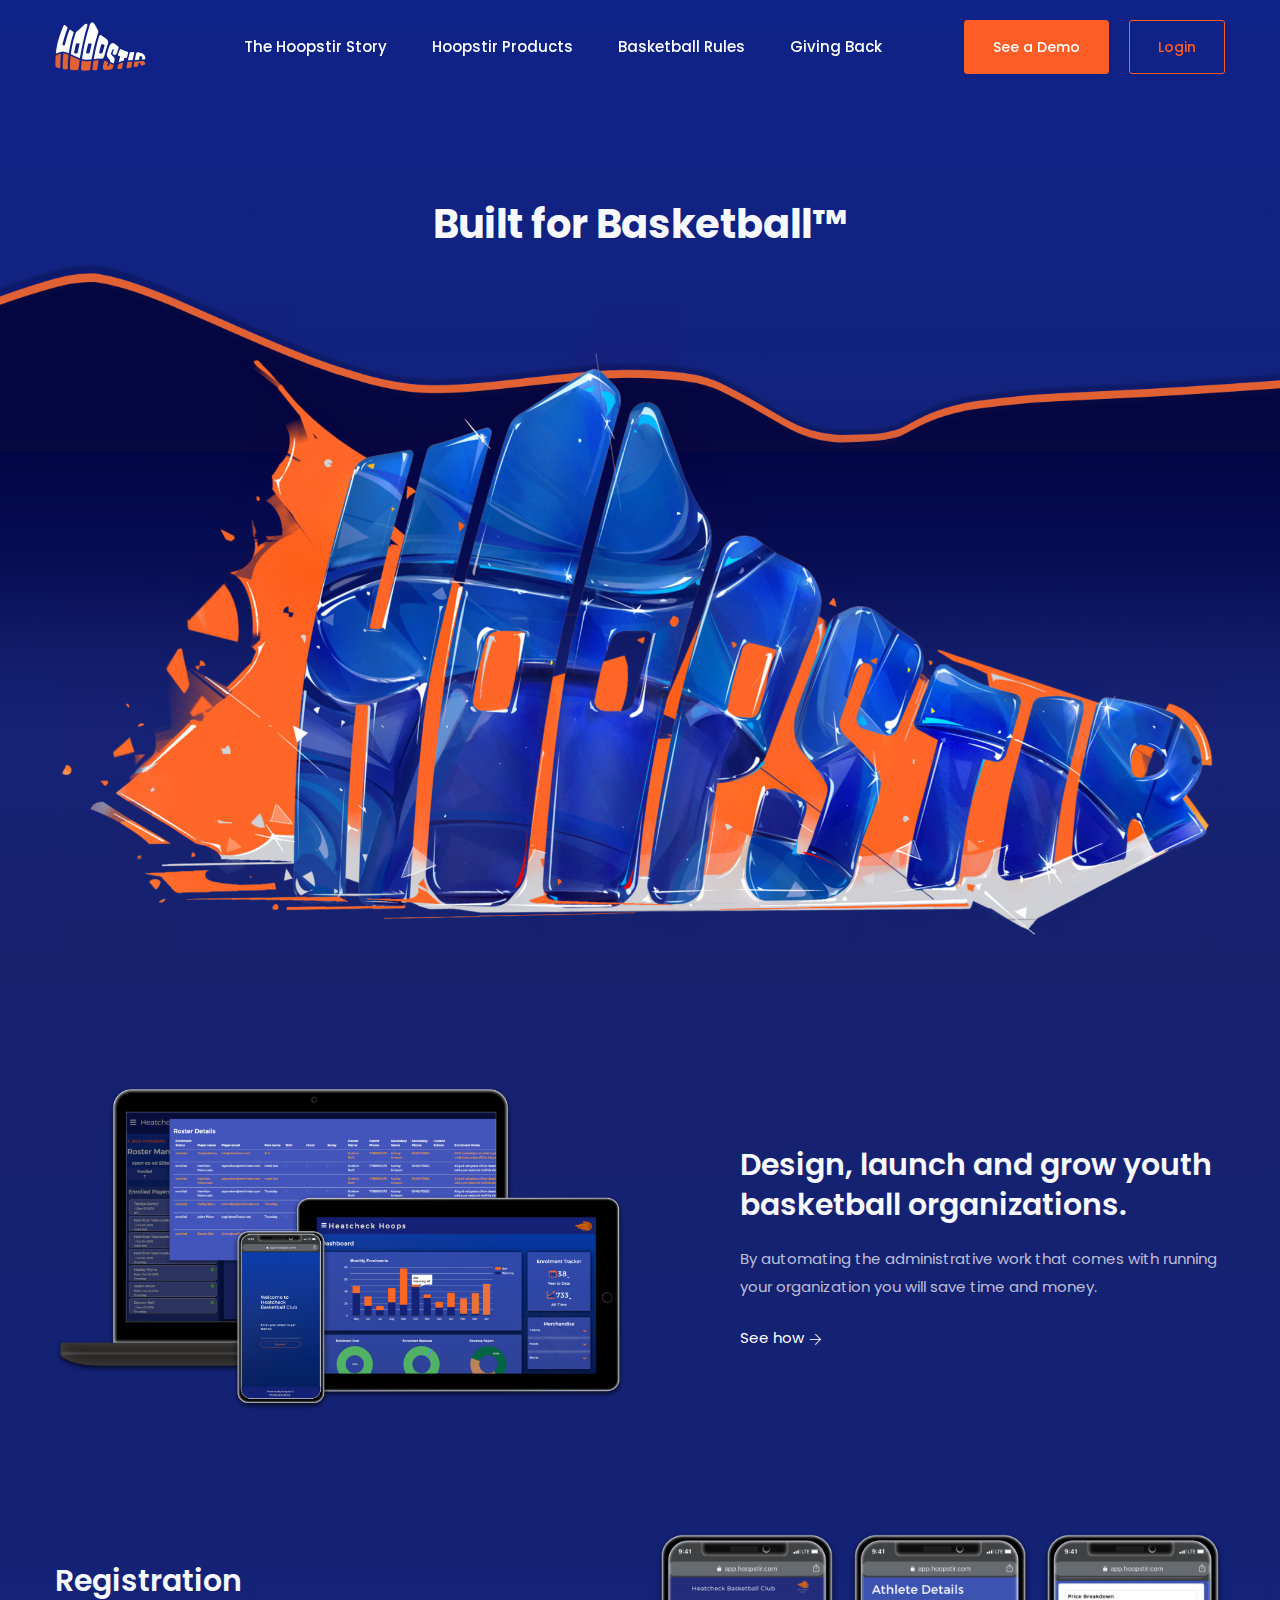
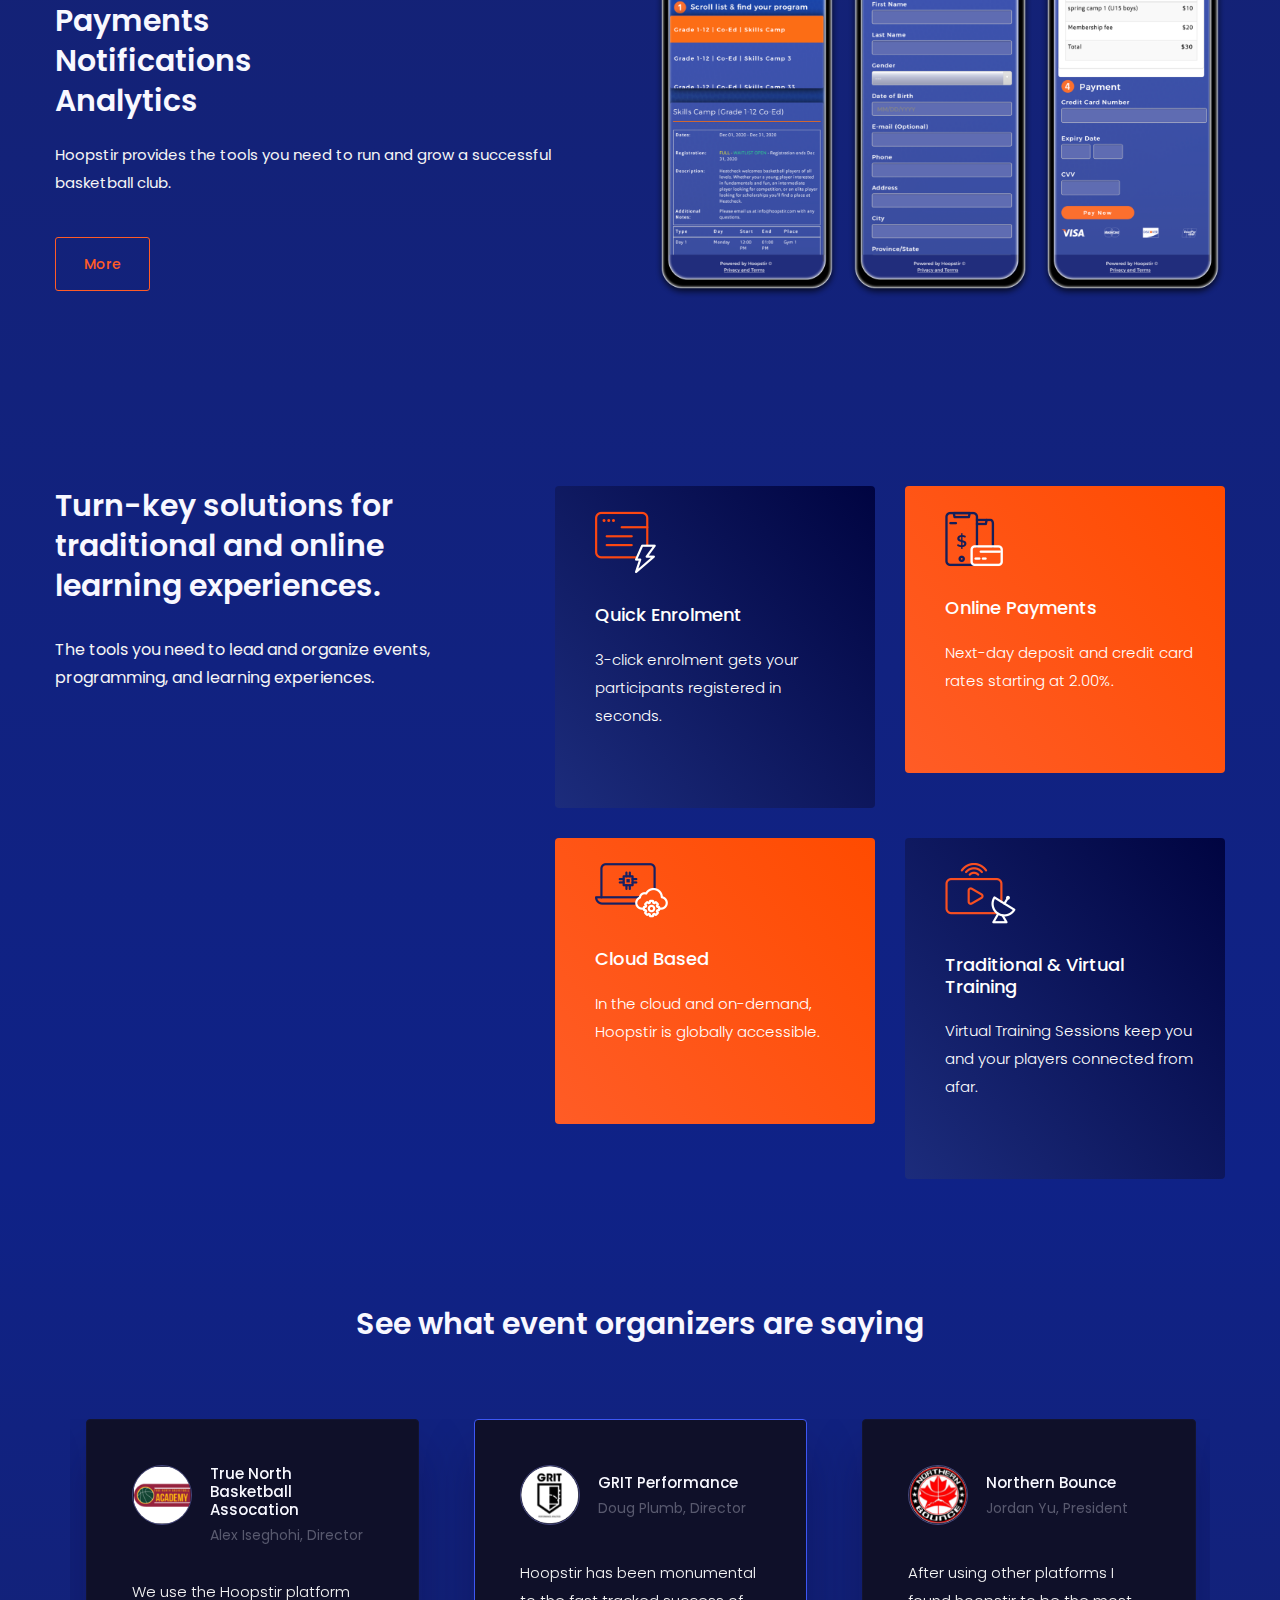
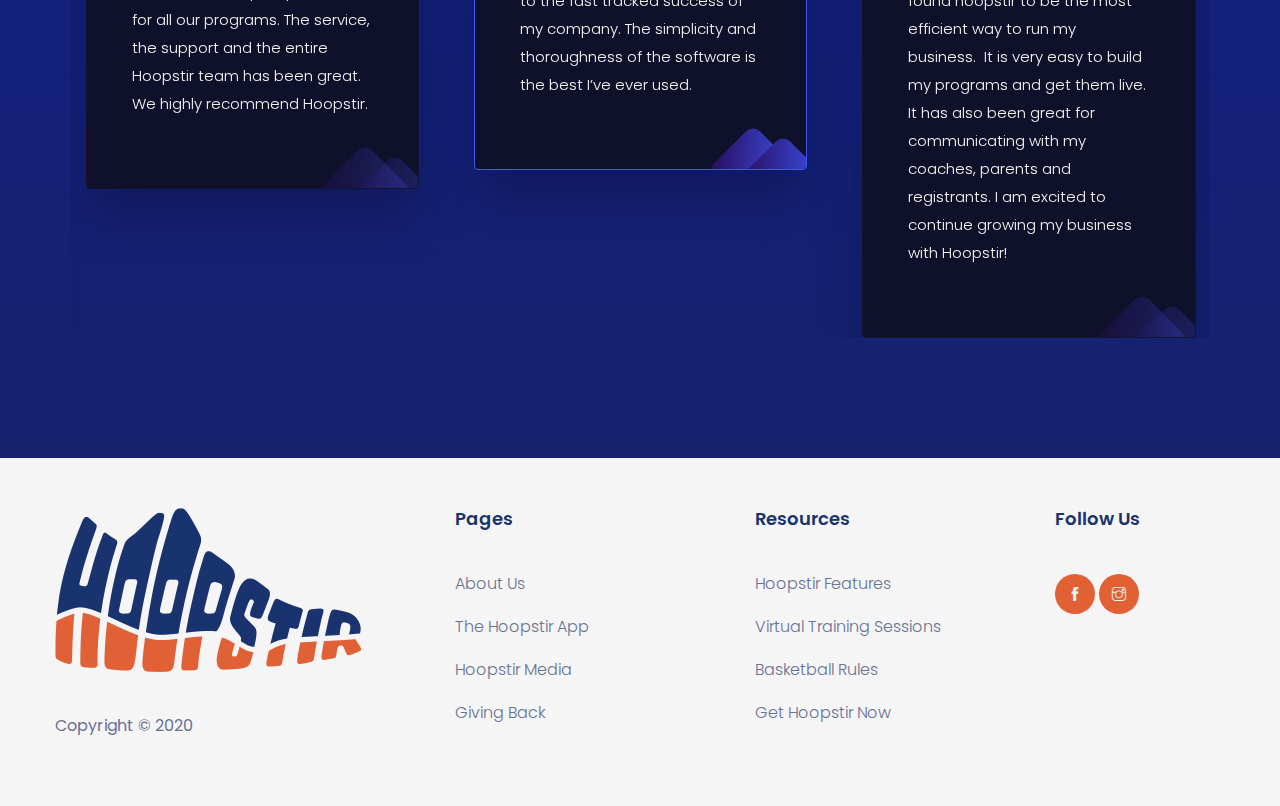
<file: index.html>
<!doctype html>
<html lang="en">

<head>
    <!-- Required meta tags -->
    <!-- Google Tag Manager -->
    <script>(function(w,d,s,l,i){w[l]=w[l]||[];w[l].push({'gtm.start':
    new Date().getTime(),event:'gtm.js'});var f=d.getElementsByTagName(s)[0],
    j=d.createElement(s),dl=l!='dataLayer'?'&l='+l:'';j.async=true;j.src=
    'https://www.googletagmanager.com/gtm.js?id='+i+dl;f.parentNode.insertBefore(j,f);
    })(window,document,'script','dataLayer','GTM-WXZNVHL');</script>
    <!-- End Google Tag Manager -->    
    <meta charset="utf-8">
    <meta name="viewport" content="width=device-width, initial-scale=1, shrink-to-fit=no">
    <link rel="shortcut icon" href="img/favicon.png" type="image/x-icon">
    <title>Hoopstir</title>
    <!-- Bootstrap CSS -->
    <link rel="stylesheet" href="css/bootstrap.min.css">
    <link rel="stylesheet" href="vendors/bootstrap-selector/css/bootstrap-select.min.css">
    <!--icon font css-->
    <link rel="stylesheet" href="vendors/themify-icon/themify-icons.css">
    <link rel="stylesheet" href="vendors/flaticon/flaticon.css">
    <link rel="stylesheet" href="vendors/animation/animate.css">
    <link rel="stylesheet" href="vendors/owl-carousel/assets/owl.carousel.min.css">
    <link rel="stylesheet" href="vendors/magnify-pop/magnific-popup.css">
    <link rel="stylesheet" href="vendors/nice-select/nice-select.css">
    <link rel="stylesheet" href="vendors/scroll/jquery.mCustomScrollbar.min.css">
    <link rel="stylesheet" href="vendors/elagent/style.css">
    <link rel="stylesheet" href="css/style.css">
    <link rel="stylesheet" href="css/responsive.css">    
    
    <!-- Facebook Pixel Code -->
    <script>
    !function(f,b,e,v,n,t,s)
    {if(f.fbq)return;n=f.fbq=function(){n.callMethod?
    n.callMethod.apply(n,arguments):n.queue.push(arguments)};
    if(!f._fbq)f._fbq=n;n.push=n;n.loaded=!0;n.version='2.0';
    n.queue=[];t=b.createElement(e);t.async=!0;
    t.src=v;s=b.getElementsByTagName(e)[0];
    s.parentNode.insertBefore(t,s)}(window,document,'script',
    'https://connect.facebook.net/en_US/fbevents.js');
     fbq('init', '613582372574552'); 
    fbq('track', 'PageView');
    </script>
    <noscript>
     <img height="1" width="1" 
    src="https://www.facebook.com/tr?id=613582372574552&ev=PageView
    &noscript=1"/>
    </noscript>
    <!-- End Facebook Pixel Code -->    
</head>

<body>
    <!-- Google Tag Manager (noscript) -->
    <noscript><iframe src="https://www.googletagmanager.com/ns.html?id=GTM-WXZNVHL"
    height="0" width="0" style="display:none;visibility:hidden"></iframe></noscript>
    <!-- End Google Tag Manager (noscript) -->    
    <div id="preloader">
        <div id="ctn-preloader" class="ctn-preloader dark">
            <div class="animation-preloader">
                <div class="spinner"></div>
                <div class="txt-loading">
                    <span data-text-preloader="H" class="letters-loading">
                        H
                    </span>
                    <span data-text-preloader="O" class="letters-loading">
                        O
                    </span>
                    <span data-text-preloader="O" class="letters-loading">
                        O
                    </span>
                    <span data-text-preloader="P" class="letters-loading">
                        P
                    </span>
                    <span data-text-preloader="S" class="letters-loading">
                        S
                    </span>
                    <span data-text-preloader="T" class="letters-loading">
                        T
                    </span>
                    <span data-text-preloader="I" class="letters-loading">
                        I
                    </span>
                    <span data-text-preloader="R" class="letters-loading">
                        R
                    </span>
                </div>
                <p class="text-center">Loading</p>
            </div>
            <div class="loader dark_bg">
                <div class="row">
                    <div class="col-3 loader-section section-left">
                        <div class="bg"></div>
                    </div>
                    <div class="col-3 loader-section section-left">
                        <div class="bg"></div>
                    </div>
                    <div class="col-3 loader-section section-right">
                        <div class="bg"></div>
                    </div>
                    <div class="col-3 loader-section section-right">
                        <div class="bg"></div>
                    </div>
                </div>
            </div>
        </div>
    </div>
    <div class="body_wrapper">
        <header class="header_area">
            <nav class="navbar navbar-expand-lg menu_six cus_dark">
                <div class="container custom_container p0">
                    <a class="navbar-brand sticky_logo" href="index.html"><img src="img/logo2.png" srcset="img/logo2x-2.png 2x" alt="logo"><img src="img/logo.png" srcset="img/logo2x.png 2x" alt=""></a>
                    <button class="navbar-toggler collapsed" type="button" data-toggle="collapse" data-target="#navbarSupportedContent" aria-controls="navbarSupportedContent" aria-expanded="false" aria-label="Toggle navigation">
                        <span class="menu_toggle">
                            <span class="hamburger">
                                <span></span>
                                <span></span>
                                <span></span>
                            </span>
                            <span class="hamburger-cross">
                                <span></span>
                                <span></span>
                            </span>
                        </span>
                    </button>

                    <div class="collapse navbar-collapse" id="navbarSupportedContent">
                        <ul class="navbar-nav menu ml-auto mr-auto">
                            <li class="nav-item"><a title="About" class="nav-link" href="story.html">The Hoopstir Story</a></li>
                            
                            <li class="dropdown submenu nav-item"><a title="Services" class="dropdown-toggle nav-link" data-toggle="dropdown" role="button" aria-haspopup="true" aria-expanded="false" href="#">Hoopstir Products</a>
                                <ul role="menu" class="dropdown-menu">
                                    <li class="nav-item"><a title="Service01" class="nav-link" href="thehoopstirapp.html">The Web App</a></li>
                                    <li class="nav-item"><a title="Service02" class="nav-link" href="virtualtraining.html">Virtual Training Platform</a></li>
                                    <li class="nav-item"><a title="Service02" class="nav-link" href="hoopstirfeatures.html">Features and Tools</a></li>
                                    <li class="nav-item"><a title="Service03" class="nav-link" href="hoopstirmedia.html">Hoopstir Media Services</a></li>
                                </ul>
                            </li>                            
                        
                            <li class="nav-item"><a title="Rules" class="nav-link" href="basketballrules.html">Basketball Rules</a></li>
                            
                            <li class="nav-item"><a title="Support" class="nav-link" href="givingback.html">Giving Back</a></li>
                            
                        </ul>
                        <a class="btn_hover btn_fivefive" href="https://docs.google.com/forms/d/e/1FAIpQLSc1ivWli6U__aDIh-eYz0Ptz4p0cVEecaNlDexuZE7xinKcKA/viewform?usp=sf_link">See a Demo</a>
                        <a class="btn_hover btn_fiveone" href="https://app.hoopstir.com/login">Login</a>
                    </div>
                </div>
            </nav>
        </header>

        <section class="saas_banner_area d-flex align-items-center">
            <div class="h-section-bg" style="background-image:url(./img/home6/skin30.png);"></div>
            <div class="container">
                <!--img class="saas_shap" src="img/home6/skin3.png" alt=""-->
                <div class="row">
                    <div class="col-lg-12">
                        <div class="saas_banner_content text-center">
                            <h2 class="f_700 f_size_40 w_color mb-0">Built for Basketball&trade;</h2>
                            <p class="w_color f_400 f_size_18 l_height30 mt_30"></p>
                            <!--div class="action_btn d-flex align-items-center mt_40 justify-content-center wow fadeInUp" data-wow-delay="0.5s">
                                <a href="https://app.hoopstir.com/login?organization_id=5acbb38a5c07adc63e79f8fb&organization_name=Hoopstir&redirectedUser=true&search=virtual%20basketball" class="btn_hover btn_fiveone">Live  Training Sessions</a>
                            </div-->
                        </div>
                        <div class="dasboard_img">
                            <img class="img-fluid" src="img/home6/dashboard.png" alt="">
                        </div>
                    </div>
                </div>  
            </div>
        </section>
        
        <section class="saas_featured_area2 sec_pad3">
            <div class="h-section-bg1" style="background-image:url(/img/home6/skin35.png);"></div>
            <div class="container">
                <div class="row saas_featured_info">
                    <div class="col-lg-6">
                        <div class="f_img_one">
                            <img class="img-fluid" src="img/home6/home1a.png" alt="">
                        </div>
                    </div>
                    <div class="col-lg-6 d-flex align-items-center pl_100">
                        <div class="saas_featured_content">
                            <h2 class="f_size_30 f_600 f_p w_color l_height40 mb_20">Design, launch and grow youth basketball organizations.</h2>
                            <p class="d_p_color f_400 f_size_15 l_height28">By automating the administrative work that comes with running your organization you will save time and money.</p>
                            <a href="thehoopstirapp.html" class="learn_btn_two d_p_color">See how<i class="ti-arrow-right"></i></a>
                        </div>
                    </div>
                </div>
                <div class="row sec_pad flex-row-reverse">
                    <div class="col-lg-6">
                        <div class="f_img_two">
                            <img class="img-fluid" src="img/home6/home2.png" alt="">
                        </div>
                    </div>
                    <div class="col-lg-6 d-flex align-items-center pr_70">
                        <div class="saas_featured_content">
                            <h2 class="f_size_30 f_600 f_p w_color l_height40 mb_20 mt_30">Registration<br>Payments<br>Notifications<br>Analytics</h2>
                            <p class="d_p_color f_400 f_size_15 l_height28">Hoopstir provides the tools you need to run and grow a successful basketball club.<br><a href="thehoopstirapp.html" class="btn_hover btn_fivethree mt_40">More</a></p>
                        </div>
                    </div>
                </div>
            </div>
            <div class="container">
                <div class="row sec_pad6">
                  <div class="col-lg-5">
                        <div class="saas_featured_content pr_70">
                            <h2 class="f_600 f_p f_size_30 w_color l_height40 mb-30">Turn-key solutions for traditional and online learning experiences.<br></h2>
                            <p class="f_400 f_size_1 l_height_28 d_p_color mb_50">The tools you need to lead and organize events, programming, and learning experiences.</p>
                            <!--a href="thehoopstirapp.html" class="btn_hover btn_fiveone">See More</a-->
                        </div>
                    </div>
                    <div class="col-lg-7 saas_featured_info">
                        <div class="row mb_30">
                            <div class="col-lg-6 col-md-6">
                                <div class="saas_featured_item s_featured_one">
                                    <div class="icon mt_15"><img src="img/icons/iconi1.png"></div>
                                    <h6 class="mt_30 mb_20">Quick Enrolment</h6>
                                    <p class="mb-0">3-click enrolment gets your participants registered in seconds.</p><br>
                                </div>
                            </div>
                            <div class="col-lg-6 col-md-6">
                                <div class="saas_featured_item s_featured_two">
                                    <div class="icon mt_15"><img src="img/icons/iconi2a.png"></div>
                                    <h6 class="mt_30 mb_20">Online Payments</h6>
                                    <p class="mb-0">Next-day deposit and credit card rates starting at 2.00%.</p><br>
                                </div>
                            </div>
                            <div class="col-lg-6 col-md-6">
                                <div class="saas_featured_item s_featured_three">
                                    <div class="icon mt_15"><img src="img/icons/iconi3.png"></div>
                                    <h6 class="mt_30 mb_20">Cloud Based</h6>
                                    <p class="mb-0">In the cloud and on-demand, Hoopstir is globally accessible.</p><br>
                                </div>
                            </div>
                            <div class="col-lg-6 col-md-6">
                                <div class="saas_featured_item s_featured_four">
                                    <div class="icon mt_15"><img src="img/icons/iconi4.png"></div>
                                    <h6 class="mt_30 mb_20">Traditional &amp; Virtual Training</h6>
                                    <p class="mb-0">Virtual Training Sessions keep you and your players connected from afar.</p><br>
                                </div>
                            </div>
                        </div>
                    </div>
                  </div>
                </div>
        </section>

        <section class="saas_featured_area3 sec_pad">
            <div class="container custom_container">
                <div class="sec_title text-center mb_70">
                    <h2 class="f_p f_size_30 l_height50 f_600 w_color">See what event organizers are saying</h2>
                    <p class="f_400 f_size_16 mb-0 d_p_color"></p>
                </div>
                <div class="feedback_slider owl-carousel">
                    <div class="item">
                        <div class="feedback_item">
                            <div class="feed_back_author">
                                <div class="media">
                                    <div class="img">
                                        <img src="img/home6/feedback_img_one.png" alt="">
                                    </div>
                                    <div class="media-body">
                                        <h5 class="w_color f_size_15 f_p f_500">GRIT Performance</h5>
                                        <h6 class="f_p f_400">Doug Plumb, Director</h6>
                                    </div>
                                </div>

                            </div>
                            <p class="d_p_color f_size_15">Hoopstir has been monumental to the fast tracked success of my company. The simplicity and thoroughness of the software is the best I’ve ever used.</p>
                            <a href="#" class="post_date"></a>
                            <div class="shap_one"></div>
                            <div class="shap_two"></div>
                        </div>
                    </div>
                    <div class="item">
                        <div class="feedback_item">
                            <div class="feed_back_author">
                                <div class="media">
                                    <div class="img">
                                        <img src="img/home6/feedback_img_two.png" alt="">
                                    </div>
                                    <div class="media-body">
                                        <h5 class="w_color f_size_15 f_p f_500">Northern Bounce</h5>
                                        <h6 class="f_p f_400">Jordan Yu, President</h6>
                                    </div>
                                </div>
                            </div>
                            <p class="d_p_color f_size_15">After using other platforms I found hoopstir to be the most efficient way to run my business.  It is very easy to build my programs and get them live.  It has also been great for communicating with my coaches, parents and registrants.  I am excited to continue growing my business with Hoopstir!</p>
                            <a href="#" class="post_date"></a>
                            <div class="shap_one"></div>
                            <div class="shap_two"></div>
                        </div>
                    </div>
                    <div class="item">
                        <div class="feedback_item">
                            <div class="feed_back_author">
                                <div class="media">
                                    <div class="img">
                                        <img src="img/home6/feedback_img_four.png" alt="">
                                    </div>
                                    <div class="media-body">
                                        <h5 class="w_color f_size_15 f_p f_500">True North Basketball Assocation</h5>
                                        <h6 class="f_p f_400">Alex Iseghohi, Director</h6>
                                    </div>
                                </div>
                            </div>
                            <p class="d_p_color f_size_15">We use the Hoopstir platform for all our programs.  The service, the support and the entire Hoopstir team has been great. We highly recommend Hoopstir.</p>
                            <a href="#" class="post_date"></a>
                            <div class="shap_one"></div>
                            <div class="shap_two"></div>
                        </div>
                    </div>
                    <!--div class="item">
                        <div class="feedback_item">
                            <div class="feed_back_author">
                                <div class="media">
                                    <div class="img">
                                        <img src="img/home6/feedback_img_three.png" alt="">
                                    </div>
                                    <div class="media-body">
                                        <h5 class="w_color f_size_15 f_p f_500">Tariq Sbiet</h5>
                                        <h6 class="f_p f_400">North Pole Hoops</h6>
                                    </div>
                                </div>
                            </div>
                            <p class="d_p_color f_size_15">Why I say old chap that is spiffing barney, nancy boy bleeder chimney pot Richard cheers the little rotter so I said, easy peasy buggered blower bevvy A bit of how's your father he nicked it arse over tit. Geeza the BBC bits.!!</p>
                            <a href="#" class="post_date"></a>
                            <div class="shap_one"></div>
                            <div class="shap_two"></div>
                        </div>
                    </div-->
                </div>
            </div>
        </section>

        <!--section class="partner_logo_area_three dk_bg_two">
            <div class="container">
                <div class="row partner_info">
                    <div class="logo_item wow fadeInLeft" data-wow-delay="0.2s">
                        <a href=""><img src="img/home6/logo_01.png" alt=""></a>
                    </div>
                    <div class="logo_item wow fadeInLeft" data-wow-delay="0.4s">
                        <a href=""><img src="img/home6/logo_02.png" alt=""></a>
                    </div>
                    <div class="logo_item wow fadeInLeft" data-wow-delay="0.6s">
                        <a href=""><img src="img/home6/logo_03.png" alt=""></a>
                    </div>
                    <div class="logo_item wow fadeInLeft" data-wow-delay="0.8s">
                        <a href=""><img src="img/home6/logo_04.png" alt=""></a>
                    </div>
                    <div class="logo_item wow fadeInLeft" data-wow-delay="0.9s">
                        <a href=""><img src="img/home6/logo_05.png" alt=""></a>
                    </div>
                </div>
            </div>
        </section-->
        <footer class="footer_area_six sec_pad4">
            <div class="footer_top_six">
                <div class="container">
                    <div class="row">
                        <div class="col-lg-4 col-sm-6">
                            <div class="f_widget company_widget">
                                <a href="index.html" class="f-logo"><img src="img/logo3.png" srcset="img/logo3.png 2x" alt="logo"></a>
                                <p class="mt_40">Copyright © 2020</p>
                            </div>
                        </div>
                        <div class="col-lg-3 col-sm-6">
                            <div class="f_widget about-widget">
                                <h3 class="f-title f_600 t_color4 f_size_18 mb_40">Pages</h3>
                                <ul class="list-unstyled f_list">
                                    <li><a href="aboutus.html">About Us</a></li>
                                    <li><a href="thehoopstirapp.html">The Hoopstir App</a></li>
                                    <li><a href="hoopstirmedia.html">Hoopstir Media</a></li>
                                    <li><a href="givingback.html">Giving Back</a></li>
                                </ul>
                            </div>
                        </div>
                        <div class="col-lg-3 col-sm-6">
                            <div class="f_widget about-widget">
                                <h3 class="f-title f_600 t_color4 f_size_18 mb_40">Resources</h3>
                                <ul class="list-unstyled f_list">
                                    <li><a href="hoopstirfeatures.html">Hoopstir Features</a></li>
                                    <li><a href="virtualtraining.html">Virtual Training Sessions</a></li>
                                    <li><a href="basketballrules.html">Basketball Rules</a></li>
                                    <li><a href="http://dev.hoopstir.com.s3-website-us-east-1.amazonaws.com/login?redirectedUser=true&EF1=true">Get Hoopstir Now</a></li>
                                </ul>
                            </div>
                        </div>
                        <div class="col-lg-2 col-sm-6">
                            <div class="f_widget social-widget">
                                <h3 class="f-title f_600 t_color4 f_size_18 mb_40">Follow Us</h3>
                                <div class="f_social_icon">
                                    <a href="https://www.facebook.com/Hoopstir/" class="ti-facebook"></a>
                                    <a href="https://www.instagram.com/hoopstir_/" class="ti-instagram"></a>
                                </div>
                            </div>
                        </div>
                    </div>
                </div>
            </div>
        </footer>
    </div>
    <!-- Optional JavaScript -->
    <!-- jQuery first, then Popper.js, then Bootstrap JS -->
    <script src="js/jquery-3.2.1.min.js"></script>
    <script src="js/propper.js"></script>
    <script src="js/bootstrap.min.js"></script>
    <script src="vendors/bootstrap-selector/js/bootstrap-select.min.js"></script>
    <script src="vendors/wow/wow.min.js"></script>
    <script src="vendors/sckroller/jquery.parallax-scroll.js"></script>
    <script src="vendors/owl-carousel/owl.carousel.min.js"></script>
    <script src="vendors/nice-select/jquery.nice-select.min.js"></script>
    <script src="vendors/imagesloaded/imagesloaded.pkgd.min.js"></script>
    <script src="vendors/isotope/isotope-min.js"></script>
    <script src="vendors/magnify-pop/jquery.magnific-popup.min.js"></script>
    <script src="vendors/scroll/jquery.mCustomScrollbar.concat.min.js"></script>
    <script src="js/main.js"></script>
</body>

</html>
</file>
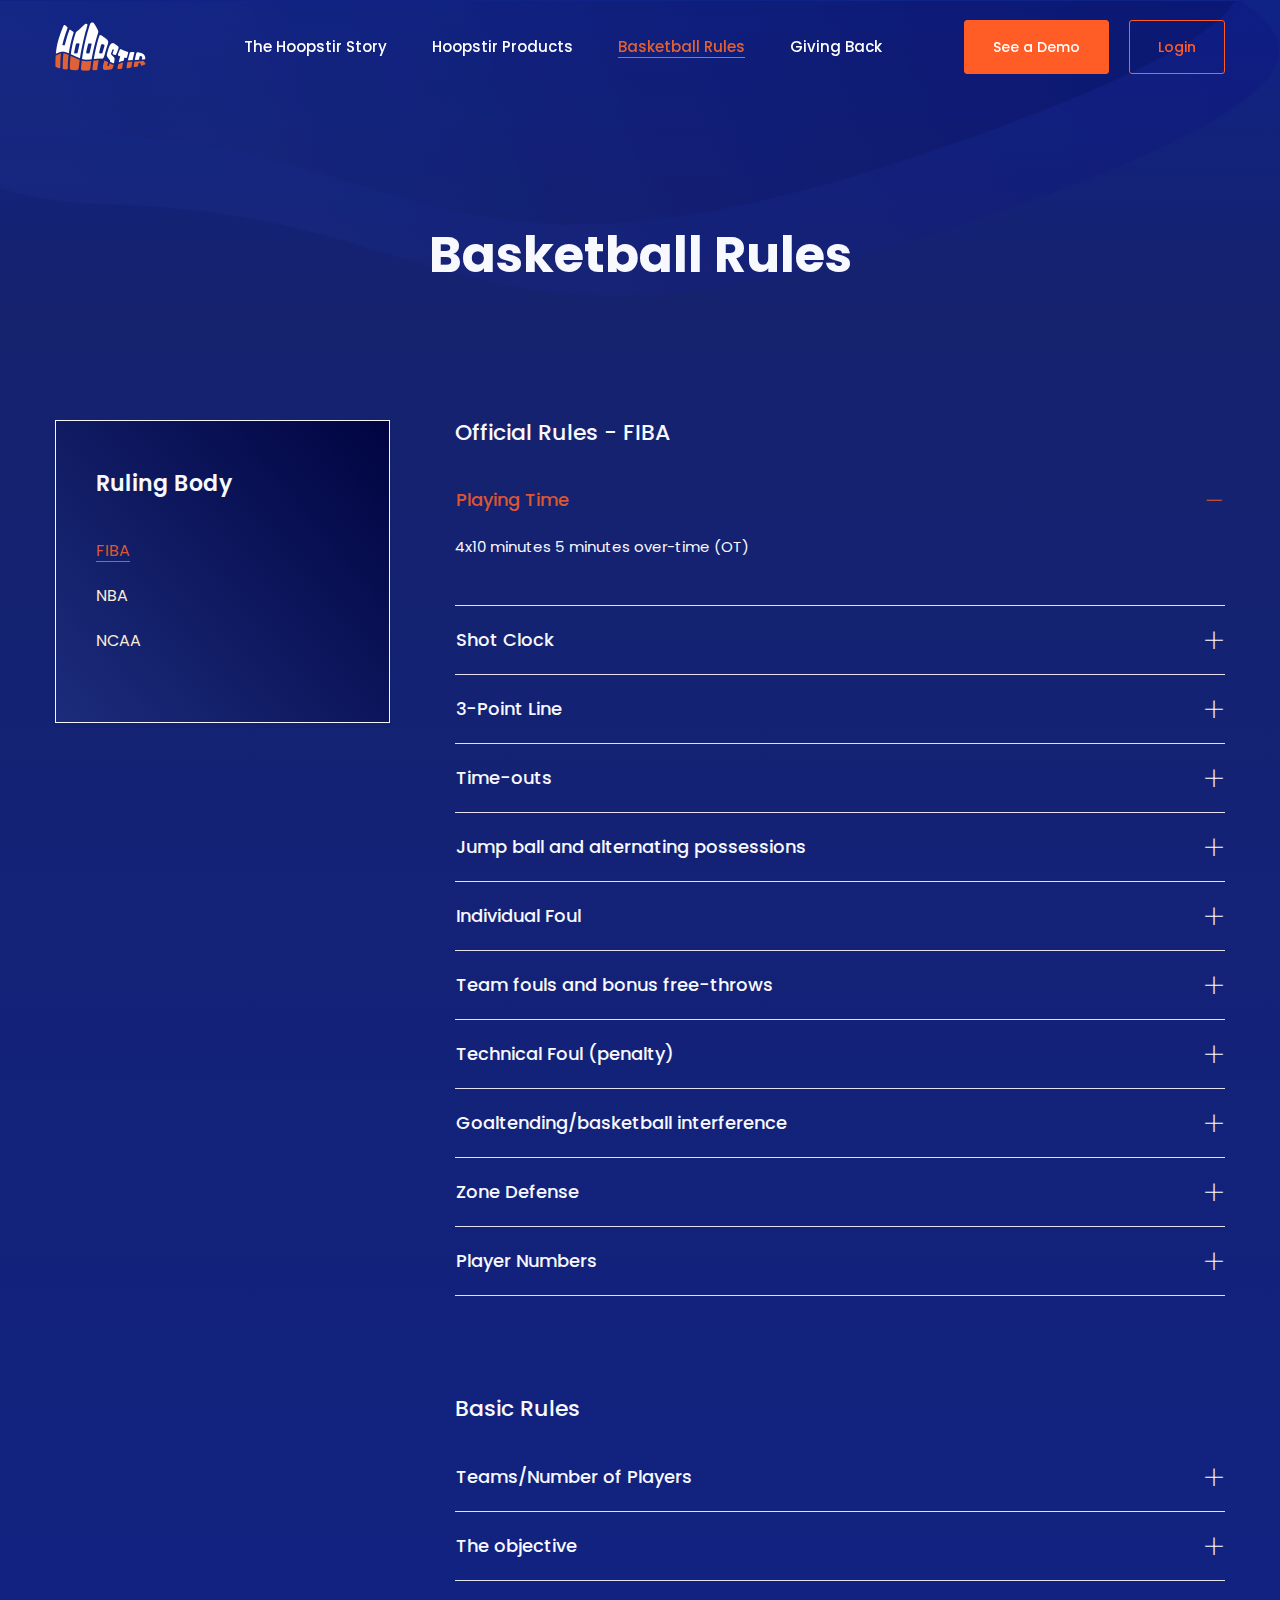
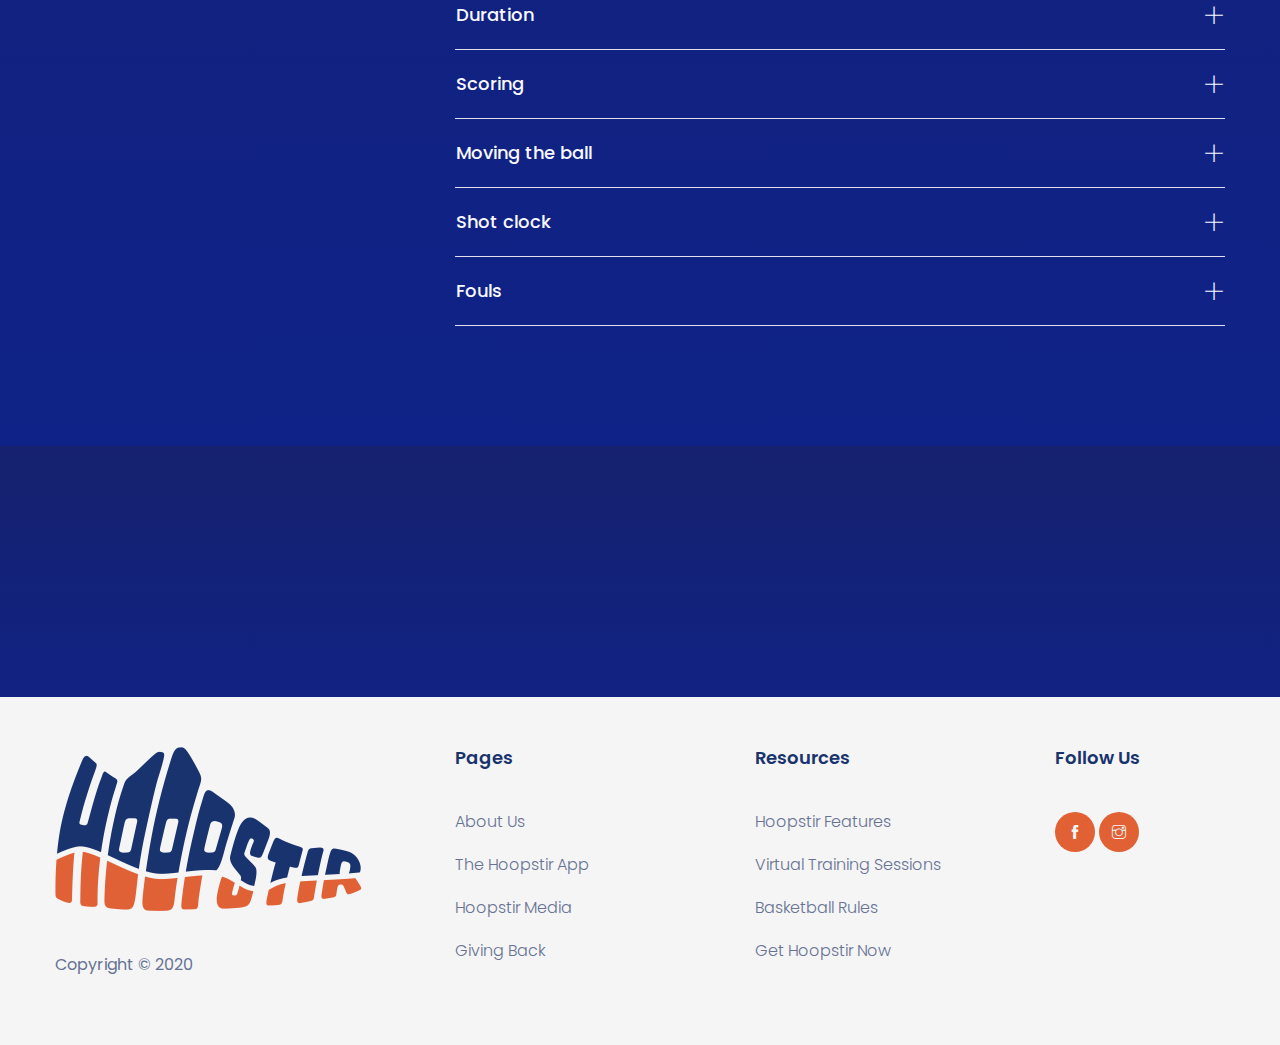
<file: basketballrules.html>
<!doctype html>
<html lang="en">

<head>
    <!-- Required meta tags -->
    <meta charset="utf-8">
    <meta name="viewport" content="width=device-width, initial-scale=1, shrink-to-fit=no">
    <link rel="shortcut icon" href="img/favicon.png" type="image/x-icon">
    <title>Hoopstir</title>
    <!-- Bootstrap CSS -->
    <link rel="stylesheet" href="css/bootstrap.min.css">
    <!--icon font css-->
    <link rel="stylesheet" href="vendors/themify-icon/themify-icons.css">
    <link rel="stylesheet" href="vendors/flaticon/flaticon.css">
    <link rel="stylesheet" href="vendors/animation/animate.css">
    <link rel="stylesheet" href="vendors/owl-carousel/assets/owl.carousel.min.css">
    <link rel="stylesheet" href="vendors/magnify-pop/magnific-popup.css">
    <link rel="stylesheet" href="vendors/elagent/style.css">
    <link rel="stylesheet" href="vendors/scroll/jquery.mCustomScrollbar.min.css">
    <link rel="stylesheet" href="css/style.css">
    <link rel="stylesheet" href="css/responsive.css">
    
    <!-- Global site tag (gtag.js) - Google Analytics -->
    
    <!-- Facebook Pixel Code -->
    <script>
    !function(f,b,e,v,n,t,s)
    {if(f.fbq)return;n=f.fbq=function(){n.callMethod?
    n.callMethod.apply(n,arguments):n.queue.push(arguments)};
    if(!f._fbq)f._fbq=n;n.push=n;n.loaded=!0;n.version='2.0';
    n.queue=[];t=b.createElement(e);t.async=!0;
    t.src=v;s=b.getElementsByTagName(e)[0];
    s.parentNode.insertBefore(t,s)}(window,document,'script',
    'https://connect.facebook.net/en_US/fbevents.js');
     fbq('init', '613582372574552'); 
    fbq('track', 'PageView');
    </script>
    <noscript>
     <img height="1" width="1" 
    src="https://www.facebook.com/tr?id=613582372574552&ev=PageView
    &noscript=1"/>
    </noscript>
    <!-- End Facebook Pixel Code -->    
</head>
    <!-- Google Tag Manager -->
    <script>(function(w,d,s,l,i){w[l]=w[l]||[];w[l].push({'gtm.start':
    new Date().getTime(),event:'gtm.js'});var f=d.getElementsByTagName(s)[0],
    j=d.createElement(s),dl=l!='dataLayer'?'&l='+l:'';j.async=true;j.src=
    'https://www.googletagmanager.com/gtm.js?id='+i+dl;f.parentNode.insertBefore(j,f);
    })(window,document,'script','dataLayer','GTM-WXZNVHL');</script>
    <!-- End Google Tag Manager -->    

<body>
    <!-- Google Tag Manager (noscript) -->
    <noscript><iframe src="https://www.googletagmanager.com/ns.html?id=GTM-WXZNVHL"
    height="0" width="0" style="display:none;visibility:hidden"></iframe></noscript>
    <!-- End Google Tag Manager (noscript) -->    
    <!--div id="preloader">
        <div id="ctn-preloader" class="ctn-preloader dark">
            <div class="animation-preloader">
                <div class="spinner"></div>
                <div class="txt-loading">
                    <span data-text-preloader="H" class="letters-loading">
                        H
                    </span>
                    <span data-text-preloader="O" class="letters-loading">
                        O
                    </span>
                    <span data-text-preloader="O" class="letters-loading">
                        O
                    </span>
                    <span data-text-preloader="P" class="letters-loading">
                        P
                    </span>
                    <span data-text-preloader="S" class="letters-loading">
                        S
                    </span>
                    <span data-text-preloader="T" class="letters-loading">
                        T
                    </span>
                    <span data-text-preloader="I" class="letters-loading">
                        I
                    </span>
                    <span data-text-preloader="R" class="letters-loading">
                        R
                    </span>
                </div>
                <p class="text-center">Loading</p>
            </div>
            <div class="loader dark_bg">
                <div class="row">
                    <div class="col-3 loader-section section-left">
                        <div class="bg"></div>
                    </div>
                    <div class="col-3 loader-section section-left">
                        <div class="bg"></div>
                    </div>
                    <div class="col-3 loader-section section-right">
                        <div class="bg"></div>
                    </div>
                    <div class="col-3 loader-section section-right">
                        <div class="bg"></div>
                    </div>
                </div>
            </div>
        </div>
    </div-->
    <div class="body_wrapper">
        <header class="header_area">
            <nav class="navbar navbar-expand-lg menu_six cus_dark">
                <div class="container custom_container p0">
                    <a class="navbar-brand sticky_logo" href="index.html"><img src="img/logo2.png" srcset="img/logo2x-2.png 2x" alt="logo"><img src="img/logo.png" srcset="img/logo2x.png 2x" alt=""></a>
                    <button class="navbar-toggler collapsed" type="button" data-toggle="collapse" data-target="#navbarSupportedContent" aria-controls="navbarSupportedContent" aria-expanded="false" aria-label="Toggle navigation">
                        <span class="menu_toggle">
                            <span class="hamburger">
                                <span></span>
                                <span></span>
                                <span></span>
                            </span>
                            <span class="hamburger-cross">
                                <span></span>
                                <span></span>
                            </span>
                        </span>
                    </button>

                    <div class="collapse navbar-collapse" id="navbarSupportedContent">
                        <ul class="navbar-nav menu ml-auto mr-auto">
                            <li class="nav-item"><a title="About" class="nav-link" href="story.html">The Hoopstir Story</a></li>
                            
                            <li class="dropdown submenu nav-item"><a title="Services" class="dropdown-toggle nav-link" data-toggle="dropdown" role="button" aria-haspopup="true" aria-expanded="false" href="#">Hoopstir Products</a>
                                <ul role="menu" class="dropdown-menu">
                                    <li class="nav-item"><a title="Service01" class="nav-link" href="thehoopstirapp.html">The Web App</a></li>
                                    <li class="nav-item"><a title="Service02" class="nav-link" href="virtualtraining.html">Virtual Training Platform</a></li>
                                    <li class="nav-item"><a title="Service02" class="nav-link" href="hoopstirfeatures.html">Features and Tools</a></li>
                                    <li class="nav-item"><a title="Service03" class="nav-link" href="hoopstirmedia.html">Hoopstir Media Services</a></li>
                                </ul>
                            </li>                            
                        
                            <li class="nav-item active"><a title="Rules" class="nav-link" href="basketballrules.html">Basketball Rules</a></li>
                            
                            <li class="nav-item"><a title="Support" class="nav-link" href="givingback.html">Giving Back</a></li>
                            
                        </ul>
                        <a class="btn_hover btn_fivefive" href="https://docs.google.com/forms/d/e/1FAIpQLSc1ivWli6U__aDIh-eYz0Ptz4p0cVEecaNlDexuZE7xinKcKA/viewform?usp=sf_link">See a Demo</a>
                        
                        <a class="btn_hover btn_fiveone" href="https://app.hoopstir.com/login">Login</a>
                    </div>
                </div>
            </nav>
        </header>
    
        <section class="breadcrumb_area">
                <img class="breadcrumb_shap" src="img/breadcrumb/shap2e.png" alt="">
                <div class="container">
                    <div class="breadcrumb_content text-center">
                        <h1 class="f_p f_700 f_size_50 w_color l_height50 mb_20">Basketball Rules</h1>
                        <p class="f_400 w_color f_size_16 l_height26"></p>
                    </div>
                </div>
       </section>
       <section class="faq_area sec_pad">
            <div class="container">
                <div class="row">
                    <div class="col-lg-4 pr_50">
                        <div class="faq_tab">
                            <h4 class="f_p w_color f_600 f_size_22 mb_40">Ruling Body</h4>
                            <ul class="nav nav-tabs" id="myTab" role="tablist">
                                <li class="nav-item">
                                    <a class="nav-link active" id="fiba-tab" data-toggle="tab" href="#fiba" role="tab" aria-controls="purchas" aria-selected="fiba">FIBA</a>
                                </li>
                                <li class="nav-item">
                                    <a class="nav-link" id="nba-tab" data-toggle="tab" href="#nba" role="tab" aria-controls="nba" aria-selected="false">NBA</a>
                                </li>
                                <li class="nav-item">
                                    <a class="nav-link" id="ncaa-tab" data-toggle="tab" href="#ncaa" role="tab" aria-controls="ncaa" aria-selected="false">NCAA</a>
                                </li>
                            </ul>
                        </div>
                    </div>
                    <div class="col-lg-8">
                        <div class="tab-content faq_content Cus_acc" id="myTabContent">
                            <div class="tab-pane fade show active" id="fiba" role="tabpanel" aria-labelledby="fiba-tab">
                                <h3 class="f_p f_size_22 f_500 w_color mb_20">Official Rules - FIBA</h3>
                                <div id="accordion">
                                    <div class="card">
                                        <div class="card-header" id="headingOne">
                                            <h5 class="mb-0">
                                            <button class="btn btn-link" data-toggle="collapse" data-target="#collapseOne" aria-expanded="true" aria-controls="collapseOne">
                                            Playing Time<i class="ti-plus"></i><i class="ti-minus"></i>
                                            </button>
                                            </h5>
                                        </div>
                                        <div id="collapseOne" class="collapse show" aria-labelledby="headingOne" data-parent="#accordion">
                                            <div class="card-body">
                                                4x10 minutes 5 minutes over-time (OT)
                                            </div>
                                        </div>
                                    </div>
                                    <div class="card">
                                        <div class="card-header" id="headingTwo">
                                            <h5 class="mb-0">
                                              <button class="btn btn-link collapsed" data-toggle="collapse" data-target="#collapseTwo" aria-expanded="false" aria-controls="collapseTwo">
                                                Shot Clock<i class="ti-plus"></i><i class="ti-minus"></i>
                                              </button>
                                            </h5>
                                        </div>
                                        <div id="collapseTwo" class="collapse" aria-labelledby="headingTwo" data-parent="#accordion">
                                            <div class="card-body">
                                                24 seconds<br>After offensive rebound: 14 seconds
                                            </div>
                                        </div>
                                    </div>
                                    <div class="card">
                                        <div class="card-header" id="headingThree">
                                            <h5 class="mb-0">
                                                <button class="btn btn-link collapsed" data-toggle="collapse" data-target="#collapseThree" aria-expanded="false" aria-controls="collapseThree">
                                                    3-Point Line<i class="ti-plus"></i><i class="ti-minus"></i>
                                                </button>
                                            </h5>
                                        </div>
                                        <div id="collapseThree" class="collapse" aria-labelledby="headingThree" data-parent="#accordion">
                                            <div class="card-body">
                                                6.75m (6.60 on baseline)
                                            </div>
                                        </div>
                                    </div>
                                    <div class="card">
                                        <div class="card-header" id="headingFour">
                                            <h5 class="mb-0">
                                                <button class="btn btn-link collapsed" data-toggle="collapse" data-target="#collapseFour" aria-expanded="false" aria-controls="collapseFour">
                                                    Time-outs<i class="ti-plus"></i><i class="ti-minus"></i>
                                                </button>
                                            </h5>
                                        </div>
                                        <div id="collapseFour" class="collapse" aria-labelledby="headingFour" data-parent="#accordion">
                                            <div class="card-body">
                                                2 in first half, 3 in second half (but only 2 in last two minutes of the 4th period) 1 per OT period.  Always 60 seconds Never carried over.
                                            </div>
                                        </div>
                                    </div>
                                    <div class="card">
                                        <div class="card-header" id="headingFive">
                                            <h5 class="mb-0">
                                                <button class="btn btn-link collapsed" data-toggle="collapse" data-target="#collapseFive" aria-expanded="false" aria-controls="collapseFive">
                                                    Jump ball and alternating possessions<i class="ti-plus"></i><i class="ti-minus"></i>
                                                </button>
                                            </h5>
                                        </div>
                                        <div id="collapseFive" class="collapse" aria-labelledby="headingFive" data-parent="#accordion">
                                            <div class="card-body">
                                                Jump ball to start game The one losing initial jump ball gets possession for the next jump ball situation Alternating possession between teams thereafter for all jump ball situations.
                                            </div>
                                        </div>
                                    </div>
                                    <div class="card">
                                        <div class="card-header" id="headingSix">
                                            <h5 class="mb-0">
                                                <button class="btn btn-link collapsed" data-toggle="collapse" data-target="#collapseSix" aria-expanded="false" aria-controls="collapseSix">
                                                    Individual Foul<i class="ti-plus"></i><i class="ti-minus"></i>
                                                </button>
                                            </h5>
                                        </div>
                                        <div id="collapseSix" class="collapse" aria-labelledby="headingSix" data-parent="#accordion">
                                            <div class="card-body">
                                                Foul out on 5 (personal and technical)
                                            </div>
                                        </div>
                                    </div>
                                    <div class="card">
                                        <div class="card-header" id="headingSeven">
                                            <h5 class="mb-0">
                                                <button class="btn btn-link collapsed" data-toggle="collapse" data-target="#collapseSeven" aria-expanded="false" aria-controls="collapseSeven">
                                                    Team fouls and bonus free-throws<i class="ti-plus"></i><i class="ti-minus"></i>
                                                </button>
                                            </h5>
                                        </div>
                                        <div id="collapseSeven" class="collapse" aria-labelledby="headingSeven" data-parent="#accordion">
                                            <div class="card-body">
                                                2 free-throws awarded for each (non-shooting) foul after the 4th period (includes player technical fouls) Does not include offensive fouls/fouls by team in possession.
                                            </div>
                                        </div>
                                    </div>
                                    <div class="card">
                                        <div class="card-header" id="headingEight">
                                            <h5 class="mb-0">
                                                <button class="btn btn-link collapsed" data-toggle="collapse" data-target="#collapseEight" aria-expanded="false" aria-controls="collapseEight">
                                                    Technical Foul (penalty)<i class="ti-plus"></i><i class="ti-minus"></i>
                                                </button>
                                            </h5>
                                        </div>
                                        <div id="collapseEight" class="collapse" aria-labelledby="headingEight" data-parent="#accordion">
                                            <div class="card-body">
                                                1 free throw and possession of the ball at center.
                                            </div>
                                        </div>
                                    </div>
                                    <div class="card">
                                        <div class="card-header" id="headingNine">
                                            <h5 class="mb-0">
                                                <button class="btn btn-link collapsed" data-toggle="collapse" data-target="#collapseNine" aria-expanded="false" aria-controls="collapseNine">
                                                    Goaltending/basketball interference<i class="ti-plus"></i><i class="ti-minus"></i>
                                                </button>
                                            </h5>
                                        </div>
                                        <div id="collapseNine" class="collapse" aria-labelledby="headingNine" data-parent="#accordion">
                                            <div class="card-body">
                                                No blocking a ball in downward flight towards the rim.  Once the ball strikes the rim, any player can play the ball (i.e. swat it away or tap it in).	
                                            </div>
                                        </div>
                                    </div>
                                    <div class="card">
                                        <div class="card-header" id="headingTen">
                                            <h5 class="mb-0">
                                                <button class="btn btn-link collapsed" data-toggle="collapse" data-target="#collapseTen" aria-expanded="false" aria-controls="collapseTen">
                                                    Zone Defense<i class="ti-plus"></i><i class="ti-minus"></i>
                                                </button>
                                            </h5>
                                        </div>
                                        <div id="collapseTen" class="collapse" aria-labelledby="headingTen" data-parent="#accordion">
                                            <div class="card-body">
                                                Legal
                                            </div>
                                        </div>
                                    </div>
                                    <div class="card">
                                        <div class="card-header" id="headingEleven">
                                            <h5 class="mb-0">
                                                <button class="btn btn-link collapsed" data-toggle="collapse" data-target="#collapseEleven" aria-expanded="false" aria-controls="collapseEleven">
                                                    Player Numbers<i class="ti-plus"></i><i class="ti-minus"></i>
                                                </button>
                                            </h5>
                                        </div>
                                        <div id="collapseEleven" class="collapse" aria-labelledby="headingEleven" data-parent="#accordion">
                                            <div class="card-body">
                                                00, 0, 1-99
                                            </div>
                                        </div>
                                    </div>
                                </div>
                                <h3 class="f_p f_size_22 f_500 w_color mb_20 mt_100">Basic Rules</h3>
                                <div id="accordion2">
                                    <div class="card">
                                        <div class="card-header" id="headingTwelve">
                                            <h5 class="mb-0">
                                            <button class="btn btn-link collapsed" data-toggle="collapse" data-target="#collapseTwelve" aria-expanded="false" aria-controls="collapseTwelve">
                                            Teams/Number of Players<i class="ti-plus"></i><i class="ti-minus"></i>
                                            </button>
                                            </h5>
                                        </div>
                                        <div id="collapseTwelve" class="collapse" aria-labelledby="headingTwelve" data-parent="#accordion2">
                                            <div class="card-body">
                                                Two teams of maximum 12 players, with a maximum of five players of each team on the court at any time.<br><br>Teams may make as many substitutions as they like.
                                            </div>
                                        </div>
                                    </div>
                                    <div class="card">
                                        <div class="card-header" id="headingThirteen">
                                            <h5 class="mb-0">
                                                <button class="btn btn-link collapsed" data-toggle="collapse" data-target="#collapseThirteen" aria-expanded="false" aria-controls="collapseThirteen">
                                                The objective<i class="ti-plus"></i><i class="ti-minus"></i>
                                        </button>
                                            </h5>
                                        </div>
                                        <div id="collapseThirteen" class="collapse" aria-labelledby="headingThirteen" data-parent="#accordion2">
                                            <div class="card-body">
                                                <ul>
                                                <li>The objective of the game is to put the ball in the opposing team’s basket.</li><br />
                                                <li>The team with the most points at the end of the game wins.</li>
                                            </ul>
                                            </div>
                                        </div>
                                    </div>
                                    <div class="card">
                                        <div class="card-header" id="headingFourteen">
                                            <h5 class="mb-0">
                                                <button class="btn btn-link collapsed" data-toggle="collapse" data-target="#collapseFourteen" aria-expanded="false" aria-controls="collapseFourteen">
                                                    Duration<i class="ti-plus"></i><i class="ti-minus"></i>
                                                </button>
                                            </h5>
                                        </div>
                                        <div id="collapseFourteen" class="collapse" aria-labelledby="headingFourteen" data-parent="#accordion2">
                                            <div class="card-body">
                                                <ul>
                                                <li>The game consists of four periods of 10 minutes.</li><br>
                                                <li>If the scores are tied, overtime periods of five minutes will be played until one team has more points than the other (at the end of the 5-minute period).</li>
                                           </ul>
                                            </div>
                                        </div>
                                    </div>
                                    <div class="card">
                                        <div class="card-header" id="headingFifteen">
                                            <h5 class="mb-0">
                                                <button class="btn btn-link collapsed" data-toggle="collapse" data-target="#collapseFifteen" aria-expanded="false" aria-controls="collapseFifteen">
                                                    Scoring<i class="ti-plus"></i><i class="ti-minus"></i>
                                                </button>
                                            </h5>
                                        </div>
                                        <div id="collapseFifteen" class="collapse" aria-labelledby="headingFifteen" data-parent="#accordion2">
                                            <div class="card-body">
                                                <ul>
                                                <li>A basket scored from near the basket (inside the three-point arc) is worth two points.</li><br>
                                            <li>A basket scored from far (beyond the three-point arc) is worth three points.</li><br>
                                            <li>A basket scored from the free-throw line is worth one point.</li>
                                        </ul>
                                            </div>
                                        </div>
                                    </div>
                                    <div class="card">
                                        <div class="card-header" id="headingSixteen">
                                            <h5 class="mb-0">
                                                <button class="btn btn-link collapsed" data-toggle="collapse" data-target="#collapseSixteen" aria-expanded="false" aria-controls="collapseSixteen">
                                                    Moving the ball<i class="ti-plus"></i><i class="ti-minus"></i>
                                                </button>
                                            </h5>
                                        </div>
                                        <div id="collapseSixteen" class="collapse" aria-labelledby="headingSixteen" data-parent="#accordion2">
                                            <div class="card-body">
                                                <ul>
                                                <li>The ball may either be passed from one player to another, or dribbled by a player from one point to another (bounced while walking or running).</li><br>
                                            <li>Before passing or shooting the ball, a player may take two steps (without dribbling).</li><br>
                                            <li>Once a player has stopped dribbling, he may not start to dribble again.</li><br>
                                            <li>Once the team in possession of the ball has passed the half-court line, it may not cross back over the line with the ball.</li>
                                        </ul>
                                            </div>
                                        </div>
                                    </div>
                                    <div class="card">
                                        <div class="card-header" id="headingSeventeen">
                                            <h5 class="mb-0">
                                                <button class="btn btn-link collapsed" data-toggle="collapse" data-target="#collapseSeventeen" aria-expanded="false" aria-controls="collapseSeventeen">
                                                    Shot clock<i class="ti-plus"></i><i class="ti-minus"></i>
                                                </button>
                                            </h5>
                                        </div>
                                        <div id="collapseSeventeen" class="collapse" aria-labelledby="headingSeventeen" data-parent="#accordion2">
                                            <div class="card-body">
                                                <ul>
                                                <li>When a team gains possession of the ball, they have a maximum of 24 seconds to attempt a shot.</li><br>
                                            <li>Additionally, offensive players may not remain within the restricted area (key) for more than three consecutive seconds.</li>
                                        </ul>
                                            </div>
                                        </div>
                                    </div>
                                    <div class="card">
                                        <div class="card-header" id="headingEighteen">
                                            <h5 class="mb-0">
                                                <button class="btn btn-link collapsed" data-toggle="collapse" data-target="#collapseEighteen" aria-expanded="false" aria-controls="collapseEighteen">
                                                    Fouls<i class="ti-plus"></i><i class="ti-minus"></i>
                                                </button>
                                            </h5>
                                        </div>
                                        <div id="collapseEighteen" class="collapse" aria-labelledby="headingEighteen" data-parent="#accordion2">
                                            <div class="card-body">
                                                <ul>
                                                <li>A personal foul occurs when there is illegal contact between two opponents. A player who makes more than five personal fouls is excluded from the game.</li><br>
                                            <li>A foul made on a player attempting a shot results in the awarding of the same number of free-throws as those of the shot taken (two from inside the arc, three from outside). If a player is fouled but makes the attempted shot, the shot counts and an additional free-throw will be awarded.</li><br>
                                            <li>Once a team has made four fouls in a period, each additional foul (on a player not attempting a shot) will result in the automatic awarding of two free-throws.</li>
                                        </ul>
                                            </div>
                                        </div>
                                    </div>
                                </div>
                            </div>
                            <div class="tab-pane fade" id="nba" role="tabpanel" aria-labelledby="nba-tab">
                                <h3 class="f_p f_size_22 f_500 w_color mb_20">Official Rules - NBA</h3>
                                <div id="accordion3">
                                    <div class="card">
                                        <div class="card-header" id="headingNineteen">
                                            <h5 class="mb-0">
                                            <button class="btn btn-link" data-toggle="collapse" data-target="#collapseNineteen" aria-expanded="true" aria-controls="collapse1Nineteen">
                                            Playing Time<i class="ti-plus"></i><i class="ti-minus"></i>
                                            </button>
                                            </h5>
                                        </div>
                                        <div id="collapseNineteen" class="collapse show" aria-labelledby="headingNineteen" data-parent="#accordion3">
                                            <div class="card-body">
                                                Regulation: 4x12 minutes<br>Over-time: 5 minutes
                                            </div>
                                        </div>
                                    </div>
                                    <div class="card">
                                        <div class="card-header" id="headingTwenty">
                                            <h5 class="mb-0">
                                                <button class="btn btn-link collapsed" data-toggle="collapse" data-target="#collapseTwenty" aria-expanded="false" aria-controls="collapseTwenty">
                                                Shot Clock<i class="ti-plus"></i><i class="ti-minus"></i>
                                        </button>
                                            </h5>
                                        </div>
                                        <div id="collapseTwenty" class="collapse" aria-labelledby="headingTwenty" data-parent="#accordion3">
                                            <div class="card-body">
                                                24 seconds	
                                            </div>
                                        </div>
                                    </div>
                                    <div class="card">
                                        <div class="card-header" id="headingTwentyone">
                                            <h5 class="mb-0">
                                                <button class="btn btn-link collapsed" data-toggle="collapse" data-target="#collapseTwentyone" aria-expanded="false" aria-controls="collapseTwentyone">
                                                    3-Point Line<i class="ti-plus"></i><i class="ti-minus"></i>
                                                </button>
                                            </h5>
                                        </div>
                                        <div id="collapseTwentyone" class="collapse" aria-labelledby="headingTwentyone" data-parent="#accordion3">
                                            <div class="card-body">
                                                7.24m (6.70m on baseline)	
                                            </div>
                                        </div>
                                    </div>
                                    <div class="card">
                                        <div class="card-header" id="headingTwentytwo">
                                            <h5 class="mb-0">
                                                <button class="btn btn-link collapsed" data-toggle="collapse" data-target="#collapseTwentytwo" aria-expanded="false" aria-controls="collapseTwentytwo">
                                                    Time-outs<i class="ti-plus"></i><i class="ti-minus"></i>
                                                </button>
                                            </h5>
                                        </div>
                                        <div id="collapseTwentytwo" class="collapse" aria-labelledby="headingTwentytwo" data-parent="#accordion3">
                                            <div class="card-body">
                                                6 regular (60 or 100 seconds).  2 per OT period. 1 short time-out (20 seconds) per half. The second short time-out can be carried over to OT period
                                            </div>
                                        </div>
                                    </div>
                                    <div class="card">
                                        <div class="card-header" id="headingTwentyfive">
                                            <h5 class="mb-0">
                                                <button class="btn btn-link collapsed" data-toggle="collapse" data-target="#collapseTwentyfive" aria-expanded="false" aria-controls="collapseTwentyfive">
                                                    Jump ball and alternating possessions<i class="ti-plus"></i><i class="ti-minus"></i>
                                                </button>
                                            </h5>
                                        </div>
                                        <div id="collapseTwentyfive" class="collapse" aria-labelledby="headingTwentyfive" data-parent="#accordion3">
                                            <div class="card-body">
                                                Jump ball to start game. The one losing initial jump ball gets possession to start 2nd and 4th quarters The one winning initial jump ball gets possession to start 3rd quarter All other jump ball situations played as "real jump ball".
                                            </div>
                                        </div>
                                    </div>
                                    <div class="card">
                                        <div class="card-header" id="headingTwentysix">
                                            <h5 class="mb-0">
                                                <button class="btn btn-link collapsed" data-toggle="collapse" data-target="#collapseTwentysix" aria-expanded="false" aria-controls="collapseTwentysix">
                                                    Individual Foul<i class="ti-plus"></i><i class="ti-minus"></i>
                                                </button>
                                            </h5>
                                        </div>
                                        <div id="collapseTwentysix" class="collapse" aria-labelledby="headingTwentysix" data-parent="#accordion3">
                                            <div class="card-body">
                                                Foul out on 6 or 2 technical.	
                                            </div>
                                        </div>
                                    </div>
                                    <div class="card">
                                        <div class="card-header" id="headingTwentyseven">
                                            <h5 class="mb-0">
                                                <button class="btn btn-link collapsed" data-toggle="collapse" data-target="#collapseTwentyseven" aria-expanded="false" aria-controls="collapseTwentyseven">
                                                    Team fouls and bonus free-throws<i class="ti-plus"></i><i class="ti-minus"></i>
                                                </button>
                                            </h5>
                                        </div>
                                        <div id="collapseTwentyseven" class="collapse" aria-labelledby="headingTwentyseven" data-parent="#accordion3">
                                            <div class="card-body">
                                                2 free-throws awarded for each foul after the 4th team foul or last two minutes of each quarter, whichever comes first Does not include offensive fouls and technical fouls.
                                            </div>
                                        </div>
                                    </div>
                                    <div class="card">
                                        <div class="card-header" id="headingTwentyeight">
                                            <h5 class="mb-0">
                                                <button class="btn btn-link collapsed" data-toggle="collapse" data-target="#collapseTwentyeight" aria-expanded="false" aria-controls="collapseTwentyeight">
                                                    Technical Foul (penalty)<i class="ti-plus"></i><i class="ti-minus"></i>
                                                </button>
                                            </h5>
                                        </div>
                                        <div id="collapseTwentyeight" class="collapse" aria-labelledby="headingTwentyeight" data-parent="#accordion3">
                                            <div class="card-body">
                                                1 free throw per technical foul; play resumes at the point of interruption; foul is charged to individual in question (and automatic fine assessed).
                                            </div>
                                        </div>
                                    </div>
                                    <div class="card">
                                        <div class="card-header" id="headingTwentynine">
                                            <h5 class="mb-0">
                                                <button class="btn btn-link collapsed" data-toggle="collapse" data-target="#collapseTwentynine" aria-expanded="false" aria-controls="collapseTwentynine">
                                                    Goaltending/basketbal interference<i class="ti-plus"></i><i class="ti-minus"></i>
                                                </button>
                                            </h5>
                                        </div>
                                        <div id="collapseTwentynine" class="collapse" aria-labelledby="headingTwentynine" data-parent="#accordion3">
                                            <div class="card-body">
                                                No blocking a ball in downward flight towards the rim.  An imaginary cylinder exists that has the basket as its base. Touching the ball while any part of it is in this cylinder (and still has a chance to go in) is a violation.
                                            </div>
                                        </div>
                                    </div>
                                    <div class="card">
                                        <div class="card-header" id="headingThirty">
                                            <h5 class="mb-0">
                                                <button class="btn btn-link collapsed" data-toggle="collapse" data-target="#collapseThirty" aria-expanded="false" aria-controls="collapseThirty">
                                                    Zone Defense<i class="ti-plus"></i><i class="ti-minus"></i>
                                                </button>
                                            </h5>
                                        </div>
                                        <div id="collapseThirty" class="collapse" aria-labelledby="headingThirty" data-parent="#accordion3">
                                            <div class="card-body">
                                                Legal but… defensive player may not stay in the lane (a.k.a. key, restricted area) for longer than three seconds if he is not actively guarding an opponent.
                                            </div>
                                        </div>
                                    </div>
                                    <div class="card">
                                        <div class="card-header" id="headingThirtyone">
                                            <h5 class="mb-0">
                                                <button class="btn btn-link collapsed" data-toggle="collapse" data-target="#collapseThirtyone" aria-expanded="false" aria-controls="collapseThirtyone">
                                                    Player Numbers<i class="ti-plus"></i><i class="ti-minus"></i>
                                                </button>
                                            </h5>
                                        </div>
                                        <div id="collapseThirtyone" class="collapse" aria-labelledby="headingeThirtyone" data-parent="#accordion3">
                                            <div class="card-body">
                                                Any one or two digit number
                                            </div>
                                        </div>
                                    </div>
                                </div>
                                <h3 class="f_p f_size_22 f_500 w_color mb_20 mt_100">Basic Rules</h3>
                                <div id="accordion4">
                                    <div class="card">
                                        <div class="card-header" id="headingThirtytwo">
                                            <h5 class="mb-0">
                                            <button class="btn btn-link collapsed" data-toggle="collapse" data-target="#collapseThirtytwo" aria-expanded="false" aria-controls="collapseThirtytwo">
                                            Teams/Number of Players<i class="ti-plus"></i><i class="ti-minus"></i>
                                            </button>
                                            </h5>
                                        </div>
                                        <div id="collapseThirtytwo" class="collapse" aria-labelledby="headingThirtytwo" data-parent="#accordion4">
                                            <div class="card-body">
                                                <ul>
                                                <li>Two teams of maximum 12 players, with a maximum of five players of each team on the court at any time.</li>
                                                <li>Teams may make as many substitutions as they like.</li></ul>
                                            </div>
                                        </div>
                                    </div>
                                    <div class="card">
                                        <div class="card-header" id="headingThirtythree">
                                            <h5 class="mb-0">
                                                <button class="btn btn-link collapsed" data-toggle="collapse" data-target="#collapseThirtythree" aria-expanded="false" aria-controls="collapseThirtythree">
                                                The objective<i class="ti-plus"></i><i class="ti-minus"></i></button>
                                            </h5>
                                        </div>
                                        <div id="collapseThirtythree" class="collapse" aria-labelledby="headingThirtythree" data-parent="#accordion4">
                                            <div class="card-body">
                                                <ul>
                                                <li>The objective of the game is to put the ball in the opposing team’s basket.</li><br />
                                                <li>The team with the most points at the end of the game wins.</li>
                                            </ul>
                                            </div>
                                        </div>
                                    </div>
                                    <div class="card">
                                        <div class="card-header" id="headingThirtyfour">
                                            <h5 class="mb-0">
                                                <button class="btn btn-link collapsed" data-toggle="collapse" data-target="#collapseThirtyfour" aria-expanded="false" aria-controls="collapseThirtyfour">
                                                    Duration<i class="ti-plus"></i><i class="ti-minus"></i>
                                                </button>
                                            </h5>
                                        </div>
                                        <div id="collapseThirtyfour" class="collapse" aria-labelledby="headingThirtyfour" data-parent="#accordion4">
                                            <div class="card-body">
                                                <ul>
                                                <li>The game consists of four periods of 10 minutes.</li><br>
                                                <li>If the scores are tied, overtime periods of five minutes will be played until one team has more points than the other (at the end of the 5-minute period).</li>
                                           </ul>
                                            </div>
                                        </div>
                                    </div>
                                    <div class="card">
                                        <div class="card-header" id="headingThirtyfive">
                                            <h5 class="mb-0">
                                                <button class="btn btn-link collapsed" data-toggle="collapse" data-target="#collapseThirtyfive" aria-expanded="false" aria-controls="collapseThirtyfive">
                                                    Scoring<i class="ti-plus"></i><i class="ti-minus"></i>
                                                </button>
                                            </h5>
                                        </div>
                                        <div id="collapseThirtyfive" class="collapse" aria-labelledby="headingThirtyfive" data-parent="#accordion4">
                                            <div class="card-body">
                                                <ul>
                                                <li>A basket scored from near the basket (inside the three-point arc) is worth two points.</li><br>
                                            <li>A basket scored from far (beyond the three-point arc) is worth three points.</li><br>
                                            <li>A basket scored from the free-throw line is worth one point.</li>
                                        </ul>
                                            </div>
                                        </div>
                                    </div>
                                    <div class="card">
                                        <div class="card-header" id="headingThirtysix">
                                            <h5 class="mb-0">
                                                <button class="btn btn-link collapsed" data-toggle="collapse" data-target="#collapseThirtysix" aria-expanded="false" aria-controls="collapseThirtysix">
                                                    Moving the ball<i class="ti-plus"></i><i class="ti-minus"></i>
                                                </button>
                                            </h5>
                                        </div>
                                        <div id="collapseThirtysix" class="collapse" aria-labelledby="headingThirtysix" data-parent="#accordion4">
                                            <div class="card-body">
                                                <ul>
                                                <li>The ball may either be passed from one player to another, or dribbled by a player from one point to another (bounced while walking or running).</li><br>
                                            <li>Before passing or shooting the ball, a player may take two steps (without dribbling).</li><br>
                                            <li>Once a player has stopped dribbling, he may not start to dribble again.</li><br>
                                            <li>Once the team in possession of the ball has passed the half-court line, it may not cross back over the line with the ball.</li>
                                        </ul>
                                            </div>
                                        </div>
                                    </div>
                                    <div class="card">
                                        <div class="card-header" id="headingThirtyseven">
                                            <h5 class="mb-0">
                                                <button class="btn btn-link collapsed" data-toggle="collapse" data-target="#collapseThirtyseven" aria-expanded="false" aria-controls="collapseThirtyseven">
                                                    Shot clock<i class="ti-plus"></i><i class="ti-minus"></i>
                                                </button>
                                            </h5>
                                        </div>
                                        <div id="collapseThirtyseven" class="collapse" aria-labelledby="headingThirtyseven" data-parent="#accordion4">
                                            <div class="card-body">
                                                <ul>
                                                <li>When a team gains possession of the ball, they have a maximum of 24 seconds to attempt a shot.</li><br>
                                            <li>Additionally, offensive players may not remain within the restricted area (key) for more than three consecutive seconds.</li>
                                        </ul>
                                            </div>
                                        </div>
                                    </div>
                                    <div class="card">
                                        <div class="card-header" id="headingThirtyeight">
                                            <h5 class="mb-0">
                                                <button class="btn btn-link collapsed" data-toggle="collapse" data-target="#collapseThirtyeight" aria-expanded="false" aria-controls="collapseThirtyeight">
                                                    Fouls<i class="ti-plus"></i><i class="ti-minus"></i>
                                                </button>
                                            </h5>
                                        </div>
                                        <div id="collapseThirtyeight" class="collapse" aria-labelledby="headingThirtyeight" data-parent="#accordion4">
                                            <div class="card-body">
                                                <ul>
                                                <li>A personal foul occurs when there is illegal contact between two opponents. A player who makes more than five personal fouls is excluded from the game.</li><br>
                                            <li>A foul made on a player attempting a shot results in the awarding of the same number of free-throws as those of the shot taken (two from inside the arc, three from outside). If a player is fouled but makes the attempted shot, the shot counts and an additional free-throw will be awarded.</li><br>
                                            <li>Once a team has made four fouls in a period, each additional foul (on a player not attempting a shot) will result in the automatic awarding of two free-throws.</li>
                                        </ul>
                                            </div>
                                        </div>
                                    </div>
                                </div>
                            </div>
                            <div class="tab-pane fade" id="ncaa" role="tabpanel" aria-labelledby="ncaa-tab">
                                <h3 class="f_p f_size_22 f_500 w_color mb_20">Official Rules - NCAA</h3>
                                <div id="accordion5">
                                    <div class="card">
                                        <div class="card-header" id="headingThirtynine">
                                            <h5 class="mb-0">
                                            <button class="btn btn-link" data-toggle="collapse" data-target="#collapseThirtynine" aria-expanded="true" aria-controls="collapseone">
                                            Playing Time<i class="ti-plus"></i><i class="ti-minus"></i>
                                            </button>
                                            </h5>
                                        </div>

                                        <div id="collapseThirtynine" class="collapse show" aria-labelledby="headingThirtynine" data-parent="#accordion5">
                                            <div class="card-body">
                                                Regulation: 2x20 minutes.<br>Over-time: 5 minutes.
                                            </div>
                                        </div>
                                    </div>
                                    <div class="card">
                                        <div class="card-header" id="headingForty">
                                            <h5 class="mb-0">
                                                <button class="btn btn-link collapsed" data-toggle="collapse" data-target="#collapseForty" aria-expanded="false" aria-controls="collapseForty">
                                                Shot Clock<i class="ti-plus"></i><i class="ti-minus"></i>
                                        </button>
                                            </h5>
                                        </div>
                                        <div id="collapseForty" class="collapse" aria-labelledby="headingForty" data-parent="#accordion5">
                                            <div class="card-body">
                                                Men: 35 seconds<br>Women: 30 seconds
                                            </div>
                                        </div>
                                    </div>
                                    <div class="card">
                                        <div class="card-header" id="headingFortyone">
                                            <h5 class="mb-0">
                                                <button class="btn btn-link collapsed" data-toggle="collapse" data-target="#collapseFortyone" aria-expanded="false" aria-controls="collapseFortyone">
                                                    3-Point Line<i class="ti-plus"></i><i class="ti-minus"></i>
                                                </button>
                                            </h5>
                                        </div>
                                        <div id="collapseFortyone" class="collapse" aria-labelledby="headingFortyone" data-parent="#accordion5">
                                            <div class="card-body">
                                                Men: 6.25m<br>Women: 6.325m
                                            </div>
                                        </div>
                                    </div>
                                    <div class="card">
                                        <div class="card-header" id="headingFortytwo">
                                            <h5 class="mb-0">
                                                <button class="btn btn-link collapsed" data-toggle="collapse" data-target="#collapseFortytwo" aria-expanded="false" aria-controls="collapseFortytwo">
                                                    Time-outs<i class="ti-plus"></i><i class="ti-minus"></i>
                                                </button>
                                            </h5>
                                        </div>
                                        <div id="collapseFortytwo" class="collapse" aria-labelledby="headingFortytwo" data-parent="#accordion5">
                                            <div class="card-body">
                                                4 regular (30 seconds) + 1 long (60 seconds).  Maximum 3 regular and 1 long in second half.  *Additional regulations.
                                            </div>
                                        </div>
                                    </div>
                                    <div class="card">
                                        <div class="card-header" id="headingFortythree">
                                            <h5 class="mb-0">
                                                <button class="btn btn-link collapsed" data-toggle="collapse" data-target="#collapseFortythree" aria-expanded="false" aria-controls="collapseFortythree">
                                                    Jump ball and alternating possessions<i class="ti-plus"></i><i class="ti-minus"></i>
                                                </button>
                                            </h5>
                                        </div>
                                        <div id="collapseFortythree" class="collapse" aria-labelledby="headingFortythree" data-parent="#accordion5">
                                            <div class="card-body">
                                                Jump ball to start game.  The one losing initial jump ball gets possession for the next jump ball situation.  Alternating possession between teams thereafter for all jump ball situations.  Jump ball to start OT.
                                            </div>
                                        </div>
                                    </div>
                                    <div class="card">
                                        <div class="card-header" id="headingFortyfour">
                                            <h5 class="mb-0">
                                                <button class="btn btn-link collapsed" data-toggle="collapse" data-target="#collapseFortyfour" aria-expanded="false" aria-controls="collapseFortyfour">
                                                    Individual Foul<i class="ti-plus"></i><i class="ti-minus"></i>
                                                </button>
                                            </h5>
                                        </div>
                                        <div id="collapseFortyfour" class="collapse" aria-labelledby="headingFortyfour" data-parent="#accordion5">
                                            <div class="card-body">
                                                Foul out on 5 (personal and technical).
                                            </div>
                                        </div>
                                    </div>
                                    <div class="card">
                                        <div class="card-header" id="headingFortyfive">
                                            <h5 class="mb-0">
                                                <button class="btn btn-link collapsed" data-toggle="collapse" data-target="#collapseFortyfive" aria-expanded="false" aria-controls="collapseFortyfive">
                                                    Team fouls and bonus free-throws<i class="ti-plus"></i><i class="ti-minus"></i>
                                                </button>
                                            </h5>
                                        </div>
                                        <div id="collapseFortyfive" class="collapse" aria-labelledby="headingFortyfive" data-parent="#accordion5">
                                            <div class="card-body">
                                                1 free throw, plus another if the first is successful is awarded on the 7th, 8th and 9th foul of each half; the penalty is increased to two shots on the 10th and subsequent fouls; overtime is an extension of the second half. Does not include offensive fouls.
                                            </div>
                                        </div>
                                    </div>
                                    <div class="card">
                                        <div class="card-header" id="headingFortysix">
                                            <h5 class="mb-0">
                                                <button class="btn btn-link collapsed" data-toggle="collapse" data-target="#collapseFortysix" aria-expanded="false" aria-controls="collapseFortysix">
                                                    Technical Foul (penalty)<i class="ti-plus"></i><i class="ti-minus"></i>
                                                </button>
                                            </h5>
                                        </div>
                                        <div id="collapseFortysix" class="collapse" aria-labelledby="headingFortysix" data-parent="#accordion5">
                                            <div class="card-body">
                                                2 free throws, play resumes at point of interruption.
                                            </div>
                                        </div>
                                    </div>
                                    <div class="card">
                                        <div class="card-header" id="headingFortyseven">
                                            <h5 class="mb-0">
                                                <button class="btn btn-link collapsed" data-toggle="collapse" data-target="#collapseFortyseven" aria-expanded="false" aria-controls="collapseFortyseven">
                                                    Goaltending/basketbal interference<i class="ti-plus"></i><i class="ti-minus"></i>
                                                </button>
                                            </h5>
                                        </div>
                                        <div id="collapseFortyseven" class="collapse" aria-labelledby="headingFortyseven" data-parent="#accordion5">
                                            <div class="card-body">
                                                No blocking a ball in downward flight towards the rim.<br><br>An imaginary cylinder exists that has the basket as its base. Touching the ball while any part of it is in this cylinder (and still has a chance to go in) is a violation.
                                            </div>
                                        </div>
                                    </div>
                                    <div class="card">
                                        <div class="card-header" id="headingFortyeight">
                                            <h5 class="mb-0">
                                                <button class="btn btn-link collapsed" data-toggle="collapse" data-target="#collapseFortyeight" aria-expanded="false" aria-controls="collapseFortyeight">
                                                    Zone Defense<i class="ti-plus"></i><i class="ti-minus"></i>
                                                </button>
                                            </h5>
                                        </div>
                                        <div id="collapseFortyeight" class="collapse" aria-labelledby="headingFortyeight" data-parent="#accordion5">
                                            <div class="card-body">
                                                Legal.
                                            </div>
                                        </div>
                                    </div>
                                    <div class="card">
                                        <div class="card-header" id="headingFortynine">
                                            <h5 class="mb-0">
                                                <button class="btn btn-link collapsed" data-toggle="collapse" data-target="#collapseFortynine" aria-expanded="false" aria-controls="collapseFortynine">
                                                    Player Numbers<i class="ti-plus"></i><i class="ti-minus"></i>
                                                </button>
                                            </h5>
                                        </div>
                                        <div id="collapseFortynine" class="collapse" aria-labelledby="headingFortynine" data-parent="#accordion5">
                                            <div class="card-body">
                                                00 (or 0), 1-5, 10-15, 20-25, 30-35, 40-45, 50-55.
                                            </div>
                                        </div>
                                    </div>
                                </div>
                                <h3 class="f_p f_size_22 f_500 w_color mb_20 mt_100">Basic Rules</h3>
                                <div id="accordion6">
                                    <div class="card">
                                        <div class="card-header" id="headingtwelve">
                                            <h5 class="mb-0">
                                            <button class="btn btn-link collapsed" data-toggle="collapse" data-target="#collapsetwelve" aria-expanded="false" aria-controls="collapsetwelve">
                                            Teams/Number of Players<i class="ti-plus"></i><i class="ti-minus"></i>
                                            </button>
                                            </h5>
                                        </div>
                                        <div id="collapsetwelve" class="collapse" aria-labelledby="headingtwelve" data-parent="#accordion6">
                                            <div class="card-body">
                                                <ul>
                                                <li>Two teams of maximum 12 players, with a maximum of five players of each team on the court at any time.</li>
                                                <li>Teams may make as many substitutions as they like.</li></ul>
                                            </div>
                                        </div>
                                    </div>
                                    <div class="card">
                                        <div class="card-header" id="headingthirteen">
                                            <h5 class="mb-0">
                                                <button class="btn btn-link collapsed" data-toggle="collapse" data-target="#collapsethirteen" aria-expanded="false" aria-controls="collapsethirteen">
                                                The objective<i class="ti-plus"></i><i class="ti-minus"></i>
                                        </button>
                                            </h5>
                                        </div>
                                        <div id="collapsethirteen" class="collapse" aria-labelledby="headingthirteen" data-parent="#accordion6">
                                            <div class="card-body">
                                                <ul>
                                                <li>The objective of the game is to put the ball in the opposing team’s basket.</li><br />
                                                <li>The team with the most points at the end of the game wins.</li>
                                            </ul>
                                            </div>
                                        </div>
                                    </div>
                                    <div class="card">
                                        <div class="card-header" id="headingfourteen">
                                            <h5 class="mb-0">
                                                <button class="btn btn-link collapsed" data-toggle="collapse" data-target="#collapsefourteen" aria-expanded="false" aria-controls="collapsefourteen">
                                                    Duration<i class="ti-plus"></i><i class="ti-minus"></i>
                                                </button>
                                            </h5>
                                        </div>
                                        <div id="collapsefourteen" class="collapse" aria-labelledby="headingfourteen" data-parent="#accordion6">
                                            <div class="card-body">
                                                <ul>
                                                <li>The game consists of four periods of 10 minutes.</li><br>
                                                <li>If the scores are tied, overtime periods of five minutes will be played until one team has more points than the other (at the end of the 5-minute period).</li>
                                           </ul>
                                            </div>
                                        </div>
                                    </div>
                                    <div class="card">
                                        <div class="card-header" id="headingfifteen">
                                            <h5 class="mb-0">
                                                <button class="btn btn-link collapsed" data-toggle="collapse" data-target="#collapsefifteen" aria-expanded="false" aria-controls="collapsefifteen">
                                                    Scoring<i class="ti-plus"></i><i class="ti-minus"></i>
                                                </button>
                                            </h5>
                                        </div>
                                        <div id="collapsefifteen" class="collapse" aria-labelledby="headingfifteen" data-parent="#accordion6">
                                            <div class="card-body">
                                                <ul>
                                                <li>A basket scored from near the basket (inside the three-point arc) is worth two points.</li><br>
                                            <li>A basket scored from far (beyond the three-point arc) is worth three points.</li><br>
                                            <li>A basket scored from the free-throw line is worth one point.</li>
                                        </ul>
                                            </div>
                                        </div>
                                    </div>
                                    <div class="card">
                                        <div class="card-header" id="headingsixteen">
                                            <h5 class="mb-0">
                                                <button class="btn btn-link collapsed" data-toggle="collapse" data-target="#collapsesixteen" aria-expanded="false" aria-controls="collapsesixteen">
                                                    Moving the ball<i class="ti-plus"></i><i class="ti-minus"></i>
                                                </button>
                                            </h5>
                                        </div>
                                        <div id="collapsesixteen" class="collapse" aria-labelledby="headingsixteen" data-parent="#accordion6">
                                            <div class="card-body">
                                                <ul>
                                                <li>The ball may either be passed from one player to another, or dribbled by a player from one point to another (bounced while walking or running).</li><br>
                                            <li>Before passing or shooting the ball, a player may take two steps (without dribbling).</li><br>
                                            <li>Once a player has stopped dribbling, he may not start to dribble again.</li><br>
                                            <li>Once the team in possession of the ball has passed the half-court line, it may not cross back over the line with the ball.</li>
                                        </ul>
                                            </div>
                                        </div>
                                    </div>
                                    <div class="card">
                                        <div class="card-header" id="headingseventeen">
                                            <h5 class="mb-0">
                                                <button class="btn btn-link collapsed" data-toggle="collapse" data-target="#collapseseventeen" aria-expanded="false" aria-controls="collapseseventeen">
                                                    Shot clock<i class="ti-plus"></i><i class="ti-minus"></i>
                                                </button>
                                            </h5>
                                        </div>
                                        <div id="collapseseventeen" class="collapse" aria-labelledby="headingseventeen" data-parent="#accordion6">
                                            <div class="card-body">
                                                <ul>
                                                <li>When a team gains possession of the ball, they have a maximum of 24 seconds to attempt a shot.</li><br>
                                            <li>Additionally, offensive players may not remain within the restricted area (key) for more than three consecutive seconds.</li>
                                        </ul>
                                            </div>
                                        </div>
                                    </div>
                                    <div class="card">
                                        <div class="card-header" id="headingeighteen">
                                            <h5 class="mb-0">
                                                <button class="btn btn-link collapsed" data-toggle="collapse" data-target="#collapseeighteen" aria-expanded="false" aria-controls="collapseeighteen">
                                                    Fouls<i class="ti-plus"></i><i class="ti-minus"></i>
                                                </button>
                                            </h5>
                                        </div>
                                        <div id="collapseeighteen" class="collapse" aria-labelledby="headingeighteen" data-parent="#accordion6">
                                            <div class="card-body">
                                                <ul>
                                                <li>A personal foul occurs when there is illegal contact between two opponents. A player who makes more than five personal fouls is excluded from the game.</li><br>
                                            <li>A foul made on a player attempting a shot results in the awarding of the same number of free-throws as those of the shot taken (two from inside the arc, three from outside). If a player is fouled but makes the attempted shot, the shot counts and an additional free-throw will be awarded.</li><br>
                                            <li>Once a team has made four fouls in a period, each additional foul (on a player not attempting a shot) will result in the automatic awarding of two free-throws.</li>
                                        </ul>
                                            </div>
                                        </div>
                                    </div>
                                </div>
                            </div>
                        </div>
                    </div>
                </div>
            </div>
        </section>
        
        <section class="saas_subscribe_area sec_pad3">
            <div class="container">
                <div class="row saas_action_content wow fadeInUp" data-wow-delay="0.2s" style="visibility: visible; animation-delay: 0.2s; animation-name: fadeInUp;">
                    <div class="col-lg-8">
                        <h4 class="f_p f_size_30 l_height50 f_400 t_color mb-0">Join the Hoopstir Network today</h4>
                    </div>
                    <div class="col-lg-4 d-flex justify-content-end">
                        <a href="https://app.hoopstir.com/login?redirectedUser=true&EF1=true" class="gr_btn"><span class="text">Get Started</span></a>
                    </div>
                </div>
            </div>
       </section>

    <footer class="footer_area_six sec_pad4">
            <div class="footer_top_six">
                <div class="container">
                    <div class="row">
                        <div class="col-lg-4 col-sm-6">
                            <div class="f_widget company_widget">
                                <a href="index.html" class="f-logo"><img src="img/logo3.png" srcset="img/logo3.png 2x" alt="logo"></a>
                                <p class="mt_40">Copyright © 2020</p>
                            </div>
                        </div>
                        <div class="col-lg-3 col-sm-6">
                            <div class="f_widget about-widget">
                                <h3 class="f-title f_600 t_color4 f_size_18 mb_40">Pages</h3>
                                <ul class="list-unstyled f_list">
                                    <li><a href="aboutus.html">About Us</a></li>
                                    <li><a href="thehoopstirapp.html">The Hoopstir App</a></li>
                                    <li><a href="hoopstirmedia.html">Hoopstir Media</a></li>
                                    <li><a href="givingback.html">Giving Back</a></li>
                                </ul>
                            </div>
                        </div>
                        <div class="col-lg-3 col-sm-6">
                            <div class="f_widget about-widget">
                                <h3 class="f-title f_600 t_color4 f_size_18 mb_40">Resources</h3>
                                <ul class="list-unstyled f_list">
                                    <li><a href="hoopstirfeatures.html">Hoopstir Features</a></li>
                                    <li><a href="virtualtraining.html">Virtual Training Sessions</a></li>
                                    <li><a href="basketballrules.html">Basketball Rules</a></li>
                                    <li><a href="http://dev.hoopstir.com.s3-website-us-east-1.amazonaws.com/login?redirectedUser=true&EF1=true">Get Hoopstir Now</a></li>
                                </ul>
                            </div>
                        </div>
                        <div class="col-lg-2 col-sm-6">
                            <div class="f_widget social-widget">
                                <h3 class="f-title f_600 t_color4 f_size_18 mb_40">Follow Us</h3>
                                <div class="f_social_icon">
                                    <a href="https://www.facebook.com/Hoopstir/" class="ti-facebook"></a>
                                    <a href="https://www.instagram.com/hoopstir_/" class="ti-instagram"></a>
                                </div>
                            </div>
                        </div>
                    </div>
                </div>
            </div>
        </footer>
    <!-- Optional JavaScript -->
    <!-- jQuery first, then Popper.js, then Bootstrap JS -->
    <script src="js/jquery-3.2.1.min.js"></script>
    <script src="js/propper.js"></script>
    <script src="js/bootstrap.min.js"></script>
    <script src="vendors/wow/wow.min.js"></script>
    <script src="vendors/sckroller/jquery.parallax-scroll.js"></script>
    <script src="vendors/owl-carousel/owl.carousel.min.js"></script>
    <script src="vendors/imagesloaded/imagesloaded.pkgd.min.js"></script>
    <script src="vendors/isotope/isotope-min.js"></script>
    <script src="vendors/magnify-pop/jquery.magnific-popup.min.js"></script>
    <script src="vendors/scroll/jquery.mCustomScrollbar.concat.min.js"></script>
    <script src="js/plugins.js"></script>
    <script src="js/main.js"></script>
</body>

</html>
</file>
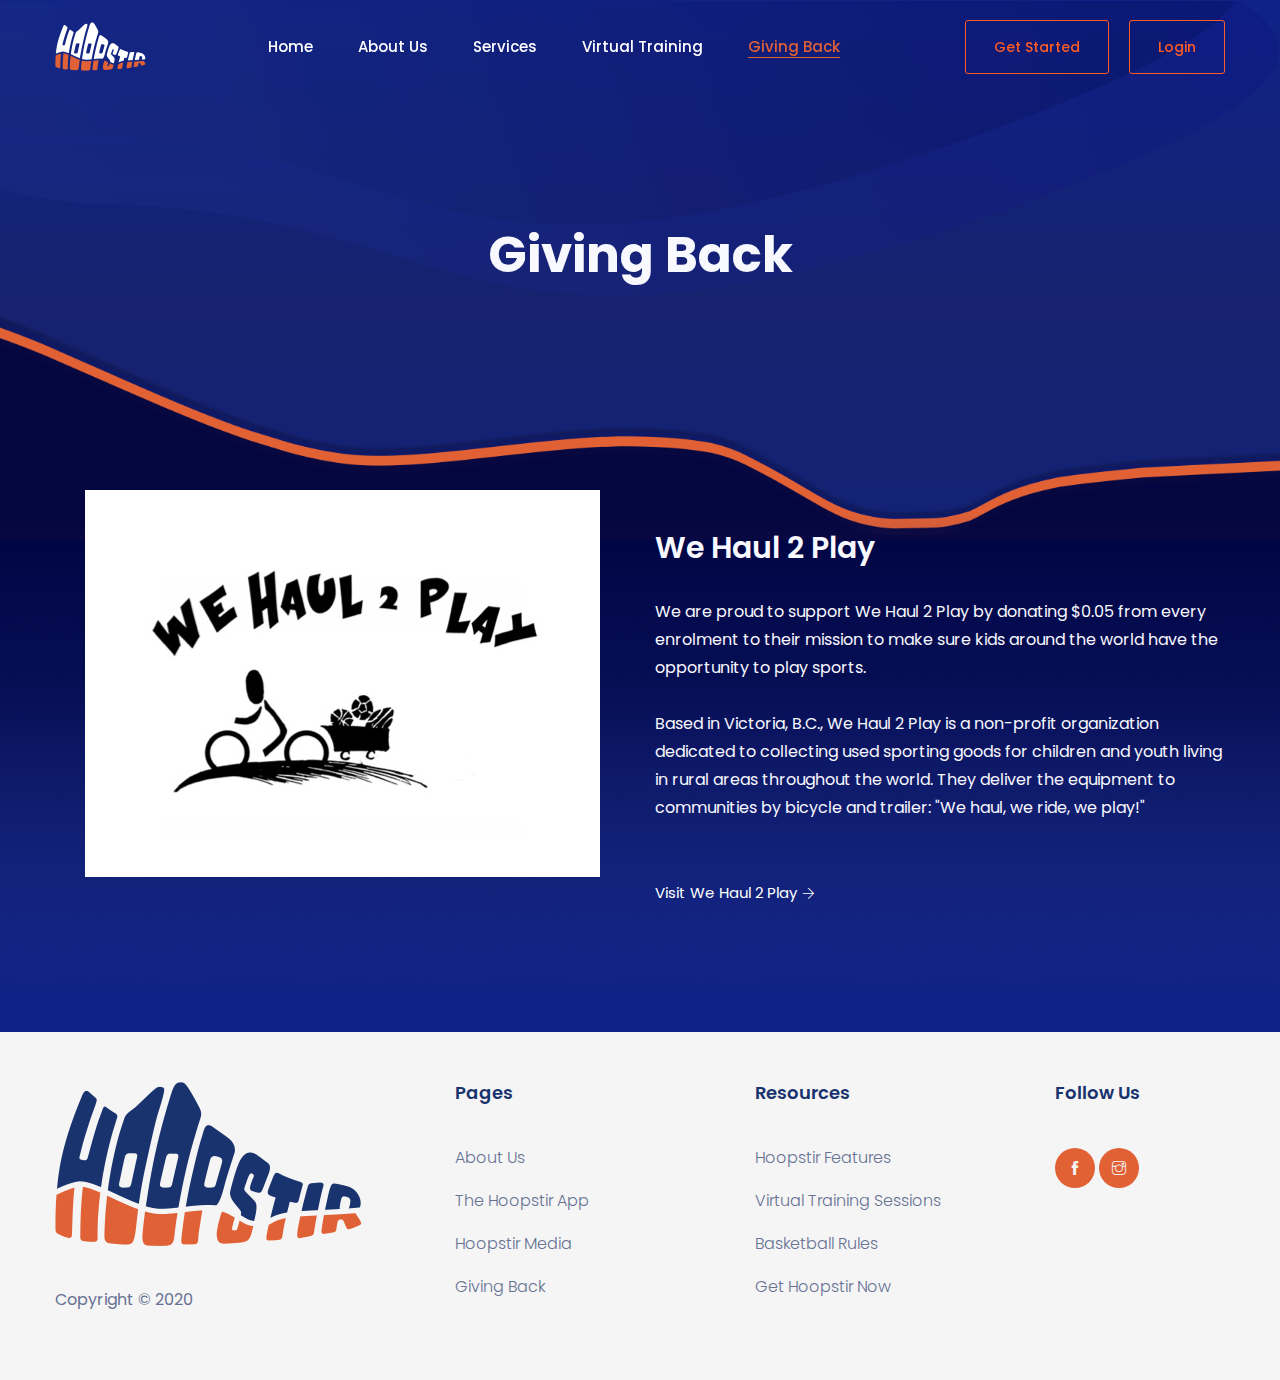
<file: givingback.html>
<!doctype html>
<html lang="en">

<head>
    <!-- Required meta tags -->
    <meta charset="utf-8">
    <meta name="viewport" content="width=device-width, initial-scale=1, shrink-to-fit=no">
    <link rel="shortcut icon" href="img/favicon.png" type="image/x-icon">
    <title>Hoopstir</title>
    <!-- Bootstrap CSS -->
    <link rel="stylesheet" href="css/bootstrap.min.css">
    <!--icon font css-->
    <link rel="stylesheet" href="vendors/themify-icon/themify-icons.css">
    <link rel="stylesheet" href="vendors/font-awesome/css/all.css">
    <link rel="stylesheet" href="vendors/flaticon/flaticon.css">
    <link rel="stylesheet" href="vendors/animation/animate.css">
    <link rel="stylesheet" href="vendors/owl-carousel/assets/owl.carousel.min.css">
    <link rel="stylesheet" href="vendors/animation/animate.css">
    <link rel="stylesheet" href="vendors/magnify-pop/magnific-popup.css">
    <link rel="stylesheet" href="vendors/elagent/style.css">
    <link rel="stylesheet" href="vendors/scroll/jquery.mCustomScrollbar.min.css">
    <link rel="stylesheet" href="css/style.css">
    <link rel="stylesheet" href="css/responsive.css">
</head>

<body>
    <div id="preloader">
        <div id="ctn-preloader" class="ctn-preloader dark">
            <div class="animation-preloader">
                <div class="spinner"></div>
                <div class="txt-loading">
                    <span data-text-preloader="H" class="letters-loading">
                        H
                    </span>
                    <span data-text-preloader="O" class="letters-loading">
                        O
                    </span>
                    <span data-text-preloader="O" class="letters-loading">
                        O
                    </span>
                    <span data-text-preloader="P" class="letters-loading">
                        P
                    </span>
                    <span data-text-preloader="S" class="letters-loading">
                        S
                    </span>
                    <span data-text-preloader="T" class="letters-loading">
                        T
                    </span>
                    <span data-text-preloader="I" class="letters-loading">
                        I
                    </span>
                    <span data-text-preloader="R" class="letters-loading">
                        R
                    </span>
                </div>
                <p class="text-center">Loading</p>
            </div>
            <div class="loader dark_bg">
                <div class="row">
                    <div class="col-3 loader-section section-left">
                        <div class="bg"></div>
                    </div>
                    <div class="col-3 loader-section section-left">
                        <div class="bg"></div>
                    </div>
                    <div class="col-3 loader-section section-right">
                        <div class="bg"></div>
                    </div>
                    <div class="col-3 loader-section section-right">
                        <div class="bg"></div>
                    </div>
                </div>
            </div>
        </div>
    </div>
    <div class="body_wrapper">
        <header class="header_area">
            <nav class="navbar navbar-expand-lg menu_six cus_dark">
                <div class="container custom_container p0">
                    <a class="navbar-brand sticky_logo" href="index.html"><img src="img/logo2.png" srcset="img/logo2x-2.png 2x" alt="logo"><img src="img/logo.png" srcset="img/logo2x.png 2x" alt=""></a>
                    <button class="navbar-toggler collapsed" type="button" data-toggle="collapse" data-target="#navbarSupportedContent" aria-controls="navbarSupportedContent" aria-expanded="false" aria-label="Toggle navigation">
                        <span class="menu_toggle">
                            <span class="hamburger">
                                <span></span>
                                <span></span>
                                <span></span>
                            </span>
                            <span class="hamburger-cross">
                                <span></span>
                                <span></span>
                            </span>
                        </span>
                    </button>

                    <div class="collapse navbar-collapse" id="navbarSupportedContent">
                        <ul class="navbar-nav menu ml-auto mr-auto">
                            <li class="nav-item"><a title="Home" class="nav-link" href="index.html">Home</a></li>
                            <li class="nav-item"><a title="About" class="nav-link" href="aboutus.html">About Us</a></li>
                            <!--li class="dropdown submenu nav-item"><a title="Pages" class="dropdown-toggle nav-link" data-toggle="dropdown" role="button" aria-haspopup="true" aria-expanded="false" href="#">About Us</a>
                                <ul role="menu" class="dropdown-menu">
                                    <li class="dropdown submenu nav-item active"><a title="Service" class="dropdown-toggle nav-link" data-toggle="dropdown" role="button" aria-haspopup="true" aria-expanded="false" href="#">Service <span class="arrow_carrot-right"></span> </a>
                                        <ul class=" dropdown-menu">
                                            <li class="nav-item"><a title="Service 01" class="nav-link" href="service-1.html">Service 01</a></li>
                                            <li class="nav-item active"><a title="Service 02" class="nav-link" href="service-2.html">Service 02</a></li>
                                            <li class="nav-item"><a title="Service 03" class="nav-link" href="service-3.html">Service 03</a></li>
                                            <li class="nav-item"><a title="Service Details" class="nav-link" href="service-details.html">Service Details</a></li>
                                        </ul>
                                    </li>

                                    <li class="dropdown submenu nav-item"><a title="Career" class="dropdown-toggle nav-link" data-toggle="dropdown" role="button" aria-haspopup="true" aria-expanded="false" href="#">Career <span class="arrow_carrot-right"></span> </a>
                                        <ul class=" dropdown-menu">
                                            <li class="nav-item"><a title="Job Listing" class="nav-link" href="job-listing.html">Job Listing</a></li>
                                            <li class="nav-item"><a title="Job Details" class="nav-link" href="job-details.html">Job Details</a></li>
                                            <li class="nav-item"><a title="Apply Job" class="nav-link" href="job-apply.html">Apply Job</a></li>
                                        </ul>
                                    </li>
                                    <li class="nav-item"><a title="About" class="nav-link" href="aboutus.html">About us</a></li>
                                </ul>
                            </li-->
                            <!--li class="nav-item"><a title="Services" class="nav-link" href="services.html">Services</a></li-->
                            <li class="dropdown submenu nav-item"><a title="Services" class="dropdown-toggle nav-link" data-toggle="dropdown" role="button" aria-haspopup="true" aria-expanded="false" href="#">Services</a>
                                <ul role="menu" class=" dropdown-menu">
                                    <!--li class="dropdown submenu nav-item active"><a title="Service" class="dropdown-toggle nav-link" data-toggle="dropdown" role="button" aria-haspopup="true" aria-expanded="false" href="#">Platform Services<span class="arrow_carrot-right"></span> </a>
                                        <ul class=" dropdown-menu">
                                            <li class="nav-item"><a title="Service 01" class="nav-link" href="cmng.html">Host a Basketball Event</a></li>
                                            <li class="nav-item active"><a title="Service 02" class="nav-link" href="cmng.html">Start a Basketball Club</a></li>
                                            <li class="nav-item"><a title="Service 03" class="nav-link" href="cmng.html">Improve my basketball club</a></li>
                                        </ul>
                                    </li-->
                                    <li class="nav-item"><a title="The Hoopstir App" class="nav-link" href="thehoopstirapp.html">The Hoopstir App</a></li>
                                    <li class="nav-item"><a title="Hoopstir Media" class="nav-link" href="hoopstirmedia.html">Hoopstir Media</a></li>
                                    <!--li class="dropdown submenu nav-item"><a title="Career" class="dropdown-toggle nav-link" data-toggle="dropdown" role="button" aria-haspopup="true" aria-expanded="false" href="#">Career <span class="arrow_carrot-right"></span> </a>
                                        <ul class=" dropdown-menu">
                                            <li class="nav-item"><a title="Job Listing" class="nav-link" href="job-listing.html">Job Listing</a></li>
                                            <li class="nav-item"><a title="Job Details" class="nav-link" href="job-details.html">Job Details</a></li>
                                            <li class="nav-item"><a title="Apply Job" class="nav-link" href="job-apply.html">Apply Job</a></li>
                                        </ul>
                                    </li-->
                                </ul>
                            </li>
                            <li class="nav-item"><a title="Virtual Training" class="nav-link" href="virtualtraining.html">Virtual Training</a></li>
                            <li class="nav-item active"><a title="Giving Back" class="nav-link" href="givingback.html">Giving Back</a></li>
                        </ul>
                        <a class="btn_hover btn_fiveone" href="https://pipedrivewebforms.com/form/f4790bfe72ee3cbf4ed73d87374eca181438154">Get Started</a>
                        <a class="btn_hover btn_fiveone" href="https://app.hoopstir.com/login">Login</a>
                    </div>
                </div>
            </nav>
        </header>
        
        <section class="breadcrumb_area">
            <img class="breadcrumb_shap" src="img/breadcrumb/shap2e.png" alt="">
            <div class="container">
                <div class="breadcrumb_content text-center">
                    <h1 class="f_p f_700 f_size_50 w_color l_height50 mb_20">Giving Back</h1>
                    <p class="f_400 w_color f_size_16 l_height26"></p>
                </div>
            </div>
        </section>
        <section class="service_details_area">
            <div class="h-section-bg" style="background-image:url(./img/home6/skin3a.png);"></div>
            <div class="container">
                <div class="row mt_130">
                    <div class="col-lg-6">
                        <div class="service_details_img">
                            <img src="img/breadcrumb/wehaul2play.jpg" alt="">
                        </div>
                    </div>
                    <div class="col-lg-6 mt_70">
                        <div class="service_details"><br>
                            <h2 class="f_p f_600 f_size_30 w_color l_height40 mb-30">We Haul 2 Play</h2>
                            <p class="f_400 mb_50 w_color">We are proud to support We Haul 2 Play by donating $0.05 from every enrolment to their mission to make sure kids around the world have the opportunity to play sports.<br><br>Based in Victoria, B.C., We Haul 2 Play is a non-profit organization dedicated to collecting used sporting goods for children and youth living in rural areas throughout the world. They deliver the equipment to communities by bicycle and trailer: "We haul, we ride, we play!"</p>
                            <a href="https://www.wehaul2play.com/" class="learn_btn_two">Visit We Haul 2 Play<i class="ti-arrow-right"></i></a>
                        </div>
                    </div>
                </div>
            </div>
        </section>
        <footer class="footer_area_six sec_pad4">
            <div class="footer_top_six">
                <div class="container">
                    <div class="row">
                        <div class="col-lg-4 col-sm-6">
                            <div class="f_widget company_widget">
                                <a href="index.html" class="f-logo"><img src="img/logo3.png" srcset="img/logo3.png 2x" alt="logo"></a>
                                <p class="mt_40">Copyright © 2020</p>
                            </div>
                        </div>
                        <div class="col-lg-3 col-sm-6">
                            <div class="f_widget about-widget">
                                <h3 class="f-title f_600 t_color4 f_size_18 mb_40">Pages</h3>
                                <ul class="list-unstyled f_list">
                                    <li><a href="aboutus.html">About Us</a></li>
                                    <li><a href="thehoopstirapp.html">The Hoopstir App</a></li>
                                    <li><a href="hoopstirmedia.html">Hoopstir Media</a></li>
                                    <li><a href="givingback.html">Giving Back</a></li>
                                </ul>
                            </div>
                        </div>
                        <div class="col-lg-3 col-sm-6">
                            <div class="f_widget about-widget">
                                <h3 class="f-title f_600 t_color4 f_size_18 mb_40">Resources</h3>
                                <ul class="list-unstyled f_list">
                                    <li><a href="hoopstirfeatures.html">Hoopstir Features</a></li>
                                    <li><a href="virtualtraining.html">Virtual Training Sessions</a></li>
                                    <li><a href="basketballrules.html">Basketball Rules</a></li>
                                    <li><a href="https://pipedrivewebforms.com/form/f4790bfe72ee3cbf4ed73d87374eca181438154">Get Hoopstir Now</a></li>
                                </ul>
                            </div>
                        </div>
                        <div class="col-lg-2 col-sm-6">
                            <div class="f_widget social-widget">
                                <h3 class="f-title f_600 t_color4 f_size_18 mb_40">Follow Us</h3>
                                <div class="f_social_icon">
                                    <a href="https://www.facebook.com/Hoopstir/" class="ti-facebook"></a>
                                    <a href="https://www.instagram.com/hoopstir_/" class="ti-instagram"></a>
                                </div>
                            </div>
                        </div>
                    </div>
                </div>
            </div>
        </footer>
    </div>
    <!-- Optional JavaScript -->
    <!-- jQuery first, then Popper.js, then Bootstrap JS -->
    <script src="js/jquery-3.2.1.min.js"></script>
    <script src="js/propper.js"></script>
    <script src="js/bootstrap.min.js"></script>
    <script src="vendors/wow/wow.min.js"></script>
    <script src="vendors/sckroller/jquery.parallax-scroll.js"></script>
    <script src="vendors/owl-carousel/owl.carousel.min.js"></script>
    <script src="vendors/imagesloaded/imagesloaded.pkgd.min.js"></script>
    <script src="vendors/isotope/isotope-min.js"></script>
    <script src="vendors/magnify-pop/jquery.magnific-popup.min.js"></script>
    <script src="vendors/scroll/jquery.mCustomScrollbar.concat.min.js"></script>
    <script src="js/plugins.js"></script>
    <script src="js/main.js"></script>
</body>

</html>
</file>
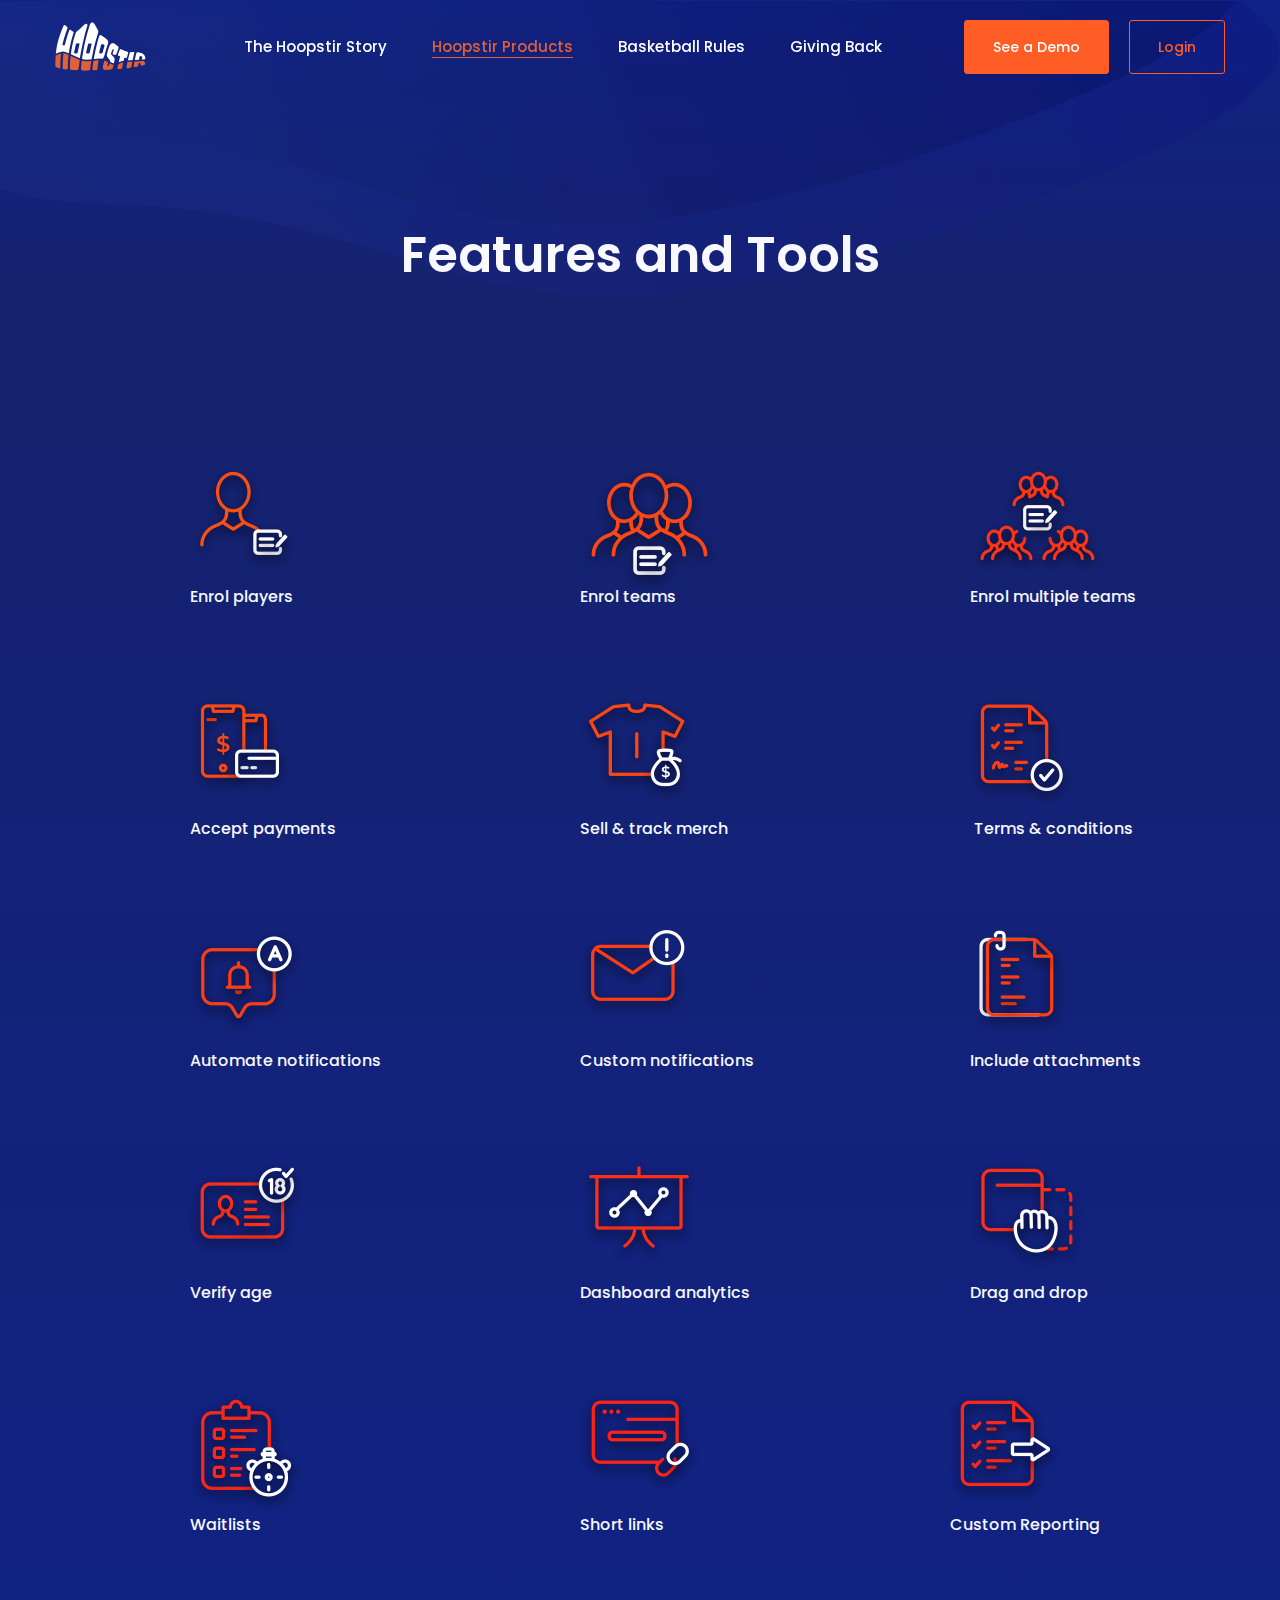
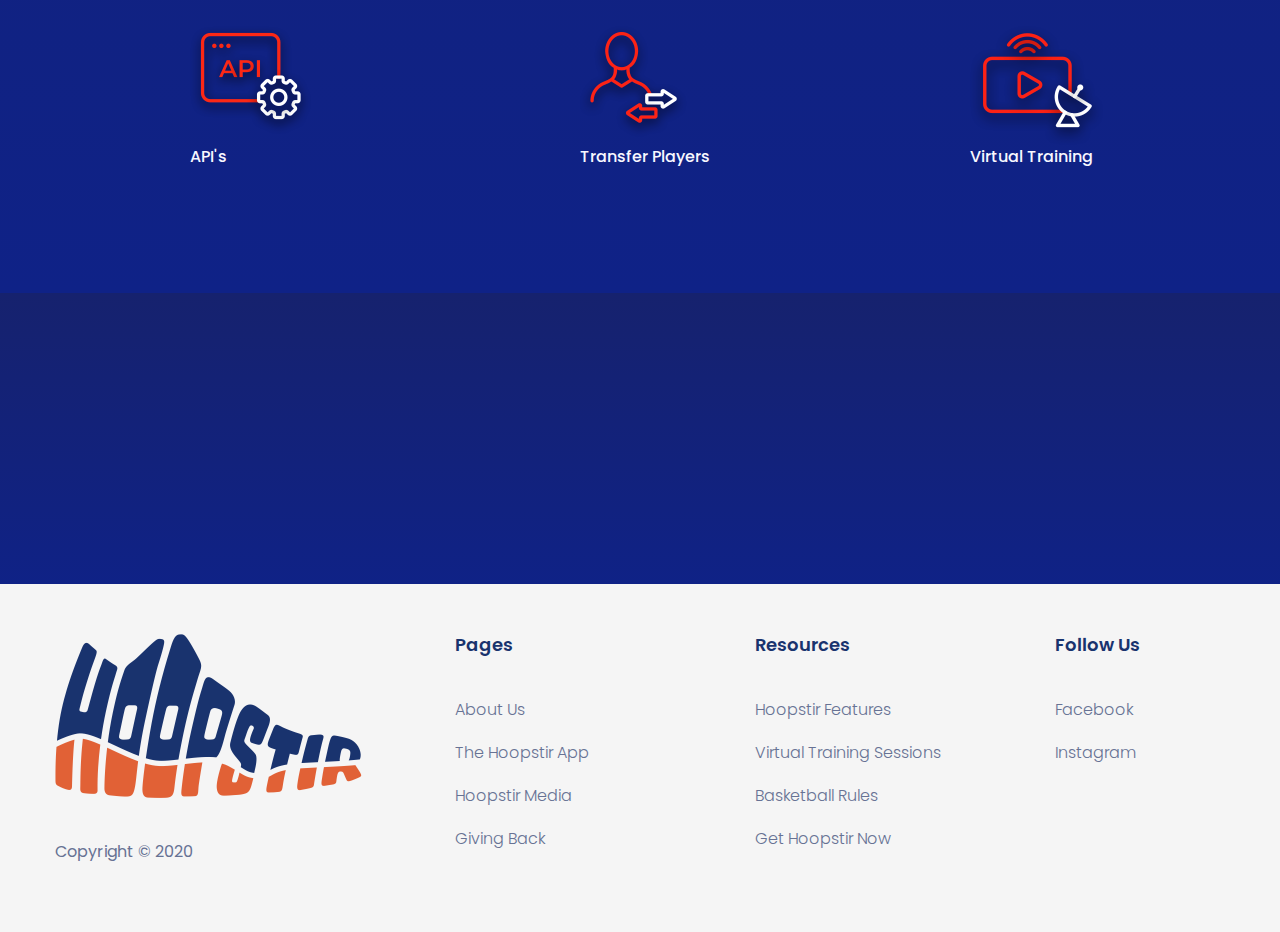
<file: hoopstirfeatures.html>
<!doctype html>
<html lang="en">

<head>
    <!-- Required meta tags -->
    <!-- Google Tag Manager -->
    <script>(function(w,d,s,l,i){w[l]=w[l]||[];w[l].push({'gtm.start':
    new Date().getTime(),event:'gtm.js'});var f=d.getElementsByTagName(s)[0],
    j=d.createElement(s),dl=l!='dataLayer'?'&l='+l:'';j.async=true;j.src=
    'https://www.googletagmanager.com/gtm.js?id='+i+dl;f.parentNode.insertBefore(j,f);
    })(window,document,'script','dataLayer','GTM-WXZNVHL');</script>
    <!-- End Google Tag Manager -->    
    <meta charset="utf-8">
    <meta name="viewport" content="width=device-width, initial-scale=1, shrink-to-fit=no">
    <link rel="shortcut icon" href="img/favicon.png" type="image/x-icon">
    <title>Hoopstir</title>
    <!-- Bootstrap CSS -->
    <link rel="stylesheet" href="css/bootstrap.min.css">
    <!--icon font css-->
    <link rel="stylesheet" href="img/icons">
    <link rel="stylesheet" href="vendors/elagent/style.css">
    <link rel="stylesheet" href="vendors/flaticon/flaticon.css">
    <link rel="stylesheet" href="vendors/animation/animate.css">
    <link rel="stylesheet" href="vendors/owl-carousel/assets/owl.carousel.min.css">
    <link rel="stylesheet" href="vendors/magnify-pop/magnific-popup.css">
    <link rel="stylesheet" href="vendors/scroll/jquery.mCustomScrollbar.min.css">
    <link rel="stylesheet" href="css/style.css">
    <link rel="stylesheet" href="css/responsive.css">
    
    <!-- Facebook Pixel Code -->
    <script>
    !function(f,b,e,v,n,t,s)
    {if(f.fbq)return;n=f.fbq=function(){n.callMethod?
    n.callMethod.apply(n,arguments):n.queue.push(arguments)};
    if(!f._fbq)f._fbq=n;n.push=n;n.loaded=!0;n.version='2.0';
    n.queue=[];t=b.createElement(e);t.async=!0;
    t.src=v;s=b.getElementsByTagName(e)[0];
    s.parentNode.insertBefore(t,s)}(window,document,'script',
    'https://connect.facebook.net/en_US/fbevents.js');
     fbq('init', '613582372574552'); 
    fbq('track', 'PageView');
    </script>
    <noscript>
     <img height="1" width="1" 
    src="https://www.facebook.com/tr?id=613582372574552&ev=PageView
    &noscript=1"/>
    </noscript>
    <!-- End Facebook Pixel Code -->    
</head>

<body>
    <!-- Google Tag Manager (noscript) -->
    <noscript><iframe src="https://www.googletagmanager.com/ns.html?id=GTM-WXZNVHL"
    height="0" width="0" style="display:none;visibility:hidden"></iframe></noscript>
    <!-- End Google Tag Manager (noscript) -->    
    <!--div id="preloader">
        <div id="ctn-preloader" class="ctn-preloader dark">
            <div class="animation-preloader">
                <div class="spinner"></div>
                <div class="txt-loading">
                    <span data-text-preloader="H" class="letters-loading">
                        H
                    </span>
                    <span data-text-preloader="O" class="letters-loading">
                        O
                    </span>
                    <span data-text-preloader="O" class="letters-loading">
                        O
                    </span>
                    <span data-text-preloader="P" class="letters-loading">
                        P
                    </span>
                    <span data-text-preloader="S" class="letters-loading">
                        S
                    </span>
                    <span data-text-preloader="T" class="letters-loading">
                        T
                    </span>
                    <span data-text-preloader="I" class="letters-loading">
                        I
                    </span>
                    <span data-text-preloader="R" class="letters-loading">
                        R
                    </span>
                </div>
                <p class="text-center">Loading</p>
            </div>
            <div class="loader dark_bg">
                <div class="row">
                    <div class="col-3 loader-section section-left">
                        <div class="bg"></div>
                    </div>
                    <div class="col-3 loader-section section-left">
                        <div class="bg"></div>
                    </div>
                    <div class="col-3 loader-section section-right">
                        <div class="bg"></div>
                    </div>
                    <div class="col-3 loader-section section-right">
                        <div class="bg"></div>
                    </div>
                </div>
            </div>
        </div>
    </div-->
    <div class="body_wrapper">
        <header class="header_area">
            <nav class="navbar navbar-expand-lg menu_six cus_dark">
                <div class="container custom_container p0">
                    <a class="navbar-brand sticky_logo" href="index.html"><img src="img/logo2.png" srcset="img/logo2x-2.png 2x" alt="logo"><img src="img/logo.png" srcset="img/logo2x.png 2x" alt=""></a>
                    <button class="navbar-toggler collapsed" type="button" data-toggle="collapse" data-target="#navbarSupportedContent" aria-controls="navbarSupportedContent" aria-expanded="false" aria-label="Toggle navigation">
                        <span class="menu_toggle">
                            <span class="hamburger">
                                <span></span>
                                <span></span>
                                <span></span>
                            </span>
                            <span class="hamburger-cross">
                                <span></span>
                                <span></span>
                            </span>
                        </span>
                    </button>

                    <div class="collapse navbar-collapse" id="navbarSupportedContent">
                        <ul class="navbar-nav menu ml-auto mr-auto">
                            <li class="nav-item"><a title="About" class="nav-link" href="story.html">The Hoopstir Story</a></li>
                            
                            <li class="dropdown submenu nav-item active"><a title="Services" class="dropdown-toggle nav-link" data-toggle="dropdown" role="button" aria-haspopup="true" aria-expanded="false" href="#">Hoopstir Products</a>
                                <ul role="menu" class="dropdown-menu">
                                    <li class="nav-item"><a title="Service01" class="nav-link" href="thehoopstirapp.html">The Web App</a></li>
                                    <li class="nav-item"><a title="Service02" class="nav-link" href="virtualtraining.html">Virtual Training Platform</a></li>
                                    <li class="nav-item active"><a title="Service02" class="nav-link" href="hoopstirfeatures.html">Features and Tools</a></li>
                                    <li class="nav-item"><a title="Service03" class="nav-link" href="hoopstirmedia.html">Hoopstir Media Services</a></li>
                                </ul>
                            </li>                            
                        
                            <li class="nav-item"><a title="Rules" class="nav-link" href="basketballrules.html">Basketball Rules</a></li>
                            
                            <li class="nav-item"><a title="Support" class="nav-link" href="givingback.html">Giving Back</a></li>
                            
                        </ul>
                        <a class="btn_hover btn_fivefive" href="https://docs.google.com/forms/d/e/1FAIpQLSc1ivWli6U__aDIh-eYz0Ptz4p0cVEecaNlDexuZE7xinKcKA/viewform?usp=sf_link">See a Demo</a>
                        
                        <a class="btn_hover btn_fiveone" href="https://app.hoopstir.com/login">Login</a>
                        
                    </div>
                </div>
            </nav>
        </header>

        <section class="breadcrumb_area">
            <img class="breadcrumb_shap" src="img/breadcrumb/shap2e.png" alt="">
            <div class="container">
                <div class="breadcrumb_content text-center">
                    <h1 class="f_p f_600 f_size_50 w_color l_height50">Features and Tools</h1>
                    <p class="f_400 w_color f_size_16 l_height26"></p>
                </div>
            </div>
        </section>
        <section class="breadcrumb_area2">
            <div class="container">
                <div class="sec_title text-center mb_70">
                    <h2 class="f_size_30 f_600 w_color l_height45 text-center"></h2>
                </div>
                    <div class="container">
                        <div class="p_service_info">
                            <div class="row">
                                <div class="col-lg-4 col-md-6 col-sm-6">
                                    <div class="p_service_item pl_120">
                                        <div class="icon"><img src="img/icons/icon1.png"></div>
                                         <h5 class="f_500 f_p w_color mb_50">Enrol&nbsp;players</h5>
                                    </div>
                                </div>                            
                                <div class="col-lg-4 col-md-6 col-sm-6">
                                    <div class="p_service_item pl_120">
                                        <div class="icon"><img src="img/icons/icon2.png"></div>
                                         <h5 class="f_500 f_p w_color mb_50">Enrol&nbsp;teams</h5>
                                    </div>
                                </div>
                                <div class="col-lg-4 col-md-6 col-sm-6">
                                    <div class="p_service_item pl_120">
                                        <div class="icon pl_2"><img src="img/icons/icon10.png"></div>
                                         <h5 class="f_500 f_p w_color mb_50">Enrol&nbsp;multiple&nbsp;teams</h5>
                                    </div>
                                </div>                           
                                <div class="col-lg-4 col-md-6 col-sm-6">
                                    <div class="p_service_item pl_120">
                                        <div class="icon"><img src="img/icons/icon3.png"></div>
                                         <h5 class="f_500 f_p w_color mb_50">Accept&nbsp;payments</h5>
                                    </div>
                                </div>
                                <div class="col-lg-4 col-md-6 col-sm-6">
                                    <div class="p_service_item pl_120">
                                        <div class="icon"><img src="img/icons/icon4.png"></div>
                                         <h5 class="f_500 f_p w_color mb_50">Sell&nbsp;&amp;&nbsp;track&nbsp;merch</h5>
                                    </div>
                                </div>                    
                                <div class="col-lg-4 col-md-6 col-sm-6">
                                    <div class="p_service_item pl_120">
                                        <div class="icon"><img src="img/icons/icon5.png"></div>
                                         <h5 class="f_500 f_p w_color mb_50">&nbsp;Terms&nbsp;&amp;&nbsp;conditions</h5>
                                    </div>
                                </div>                          
                                <div class="col-lg-4 col-md-6 col-sm-6">
                                    <div class="p_service_item pl_120">
                                        <div class="icon"><img src="img/icons/icon6.png"></div>
                                         <h5 class="f_500 f_p w_color mb_50">Automate&nbsp;notifications</h5>
                                    </div>
                                </div>
                                <div class="col-lg-4 col-md-6 col-sm-6">
                                    <div class="p_service_item pl_120">
                                        <div class="icon"><img src="img/icons/icon7.png"></div>
                                         <h5 class="f_500 f_p w_color mb_50">Custom&nbsp;notifications</h5>
                                    </div>
                                </div>
                                <div class="col-lg-4 col-md-6 col-sm-6">
                                    <div class="p_service_item pl_120">
                                        <div class="icon"><img src="img/icons/icon8.png"></div>
                                         <h5 class="f_500 f_p w_color mb_50">Include&nbsp;attachments</h5>
                                    </div>
                                </div>                           
                                <div class="col-lg-4 col-md-6 col-sm-6">
                                    <div class="p_service_item pl_120">
                                        <div class="icon"><img src="img/icons/icon11.png"></div>
                                         <h5 class="f_500 f_p w_color mb_50">Verify&nbsp;age</h5>
                                    </div>
                                </div>
                                <div class="col-lg-4 col-md-6 col-sm-6">
                                    <div class="p_service_item pl_120">
                                        <div class="icon"><img src="img/icons/icon12.png"></div>
                                         <h5 class="f_500 f_p w_color mb_50">Dashboard&nbsp;analytics</h5>
                                    </div>
                                </div>
                                <div class="col-lg-4 col-md-6 col-sm-6">
                                    <div class="p_service_item pl_120">
                                        <div class="icon"><img src="img/icons/icon13.png"></div>
                                         <h5 class="f_500 f_p w_color mb_50">Drag&nbsp;and&nbsp;drop</h5>
                                    </div>
                                </div>                           
                                <div class="col-lg-4 col-md-6 col-sm-6">
                                    <div class="p_service_item pl_120">
                                        <div class="icon"><img src="img/icons/icon14.png"></div>
                                         <h5 class="f_500 f_p w_color mb_50">Waitlists</h5>
                                    </div>
                                </div>
                                <div class="col-lg-4 col-md-6 col-sm-6">
                                    <div class="p_service_item pl_120">
                                        <div class="icon"><img src="img/icons/icon15.png"></div>
                                         <h5 class="f_500 f_p w_color mb_50">Short&nbsp;links</h5>
                                    </div>
                                </div>
                                <div class="col-lg-4 col-md-6 col-sm-6">
                                    <div class="p_service_item pl_100">
                                        <div class="icon"><img src="img/icons/icon16.png"></div>
                                         <h5 class="f_500 f_p w_color mb_50">Custom&nbsp;Reporting</h5>
                                    </div>
                                </div>                          
                                <div class="col-lg-4 col-md-6 col-sm-6">
                                    <div class="p_service_item pl_120">
                                        <div class="icon"><img src="img/icons/icon17.png"></div>
                                         <h5 class="f_500 f_p w_color mb_50">API's</h5>
                                    </div>
                                </div>
                                <div class="col-lg-4 col-md-6 col-sm-6">
                                    <div class="p_service_item pl_120">
                                        <div class="icon"><img src="img/icons/icon18.png"></div>
                                         <h5 class="f_500 f_p w_color mb_50">Transfer&nbsp;Players</h5>
                                    </div>
                                </div>
                                <div class="col-lg-4 col-md-6 col-sm-6">
                                    <div class="p_service_item pl_120">
                                        <div class="icon"><img src="img/icons/icon19.png"></div>
                                         <h5 class="f_500 f_p w_color mb_50">Virtual&nbsp;Training</h5>
                                    </div>
                                </div>
                            </div>
                        </div>
                    </div>
            </div>
        </section>
        
            <section class="saas_subscribe_area sec_pad3">
        <div class="container">
            <div class="row saas_action_content wow fadeInUp" data-wow-delay="0.2s" style="visibility: visible; animation-delay: 0.2s; animation-name: fadeInUp;">
                <div class="col-lg-8">
                    <h4 class="f_p f_size_30 l_height50 f_400 t_color mb-0">Join the Hoopstir Network today</h4>
                </div>
                <div class="col-lg-4 d-flex justify-content-end">
                    <a href="https://app.hoopstir.com/login?redirectedUser=true&EF1=true" class="gr_btn"><span class="text">Get Started</span></a>
                </div>
            </div>
        </div>
    </section>
        <!--section class="faq_area bg_color sec_pad2 dk_bg_one">
        <div class="container">
            <div class="row">
                <div class="col-lg-4 pr_50">
                    <div class="faq_tab">
                        <h4 class="f_p w_color f_600 f_size_22 mb_40">More Information</h4>
                        <ul class="nav nav-tabs" id="myTab" role="tablist">
                            <li class="nav-item">
                                <a class="nav-link active" id="purchas-tab" data-toggle="tab" href="#purchas" role="tab" aria-controls="purchas" aria-selected="true">Website Services</a>
                            </li>
                            <li class="nav-item">
                                <a class="nav-link" id="returns-tab" data-toggle="tab" href="#returns" role="tab" aria-controls="returns" aria-selected="false">Payment Services</a>
                            </li>
                            <li class="nav-item">
                                <a class="nav-link" id="price-tab" data-toggle="tab" href="#price" role="tab" aria-controls="price" aria-selected="false">Media Services</a>
                            </li>
                            <!--li class="nav-item">
                                <a class="nav-link" id="care-tab" data-toggle="tab" href="#care" role="tab" aria-controls="care" aria-selected="false">Care &</a>
                            </li>
                        </ul>
                    </div>
                </div>
                <div class="col-lg-8">
                    <div class="tab-content faq_content Cus_acc" id="myTabContent">
                        <div class="tab-pane fade show active" id="purchas" role="tabpanel" aria-labelledby="purchas-tab">
                            <h3 class="f_p f_size_22 f_500 w_color mb_20">Question and answer</h3>
                            <div id="accordion">
                                <div class="card">
                                    <div class="card-header" id="headingOne">
                                        <h5 class="mb-0">
                                        <button class="btn btn-link" data-toggle="collapse" data-target="#collapseOne" aria-expanded="true" aria-controls="collapseOne">
                                        Do I need a website<i class="ti-plus"></i><i class="ti-minus"></i>
                                        </button>
                                        </h5>
                                    </div>

                                    <div id="collapseOne" class="collapse show" aria-labelledby="headingOne" data-parent="#accordion">
                                        <div class="card-body">
                                            The short answer is no.  Hoopstir comes with a website you can design and have ready to go in no time.
                                        </div>
                                    </div>
                                </div>
                                <div class="card">
                                    <div class="card-header" id="headingTwo">
                                        <h5 class="mb-0">
                                            <button class="btn btn-link collapsed" data-toggle="collapse" data-target="#collapseTwo" aria-expanded="false" aria-controls="collapseTwo">
                                            I already have a website<i class="ti-plus"></i><i class="ti-minus"></i>
                                    </button>
                                        </h5>
                                    </div>
                                    <div id="collapseTwo" class="collapse" aria-labelledby="headingTwo" data-parent="#accordion">
                                        <div class="card-body">
                                            Great!  Hoopstir generates enrolment links that can be embedded in your buy now buttons.  We also have an API to integrate your website with the Hoopstir platform.
                                        </div>
                                    </div>
                                </div>
                                <div class="card">
                                    <div class="card-header" id="headingThree">
                                        <h5 class="mb-0">
                                            <button class="btn btn-link collapsed" data-toggle="collapse" data-target="#collapseThree" aria-expanded="false" aria-controls="collapseThree">
                                                Can you build my website?<i class="ti-plus"></i><i class="ti-minus"></i>
                                            </button>
                                        </h5>
                                    </div>
                                    <div id="collapseThree" class="collapse" aria-labelledby="headingThree" data-parent="#accordion">
                                        <div class="card-body">
                                            Sure.  Hoopstir comes with a website you can design and have implemented in minutes.
                                        </div>
                                    </div>
                                </div>
                                <div class="card">
                                    <div class="card-header" id="headingfour">
                                        <h5 class="mb-0">
                                            <button class="btn btn-link collapsed" data-toggle="collapse" data-target="#collapsefour" aria-expanded="false" aria-controls="collapsefour">
                                                Can you host my website?<i class="ti-plus"></i><i class="ti-minus"></i>
                                            </button>
                                        </h5>
                                    </div>
                                    <div id="collapsefour" class="collapse" aria-labelledby="headingfour" data-parent="#accordion">
                                        <div class="card-body">
                                            Yes and no.  We host websites that we build.  If you have a website with another web-host it might be easiest to keep things as is.  Please ask any questions to support@hoopstir.com.
                                        </div>
                                    </div>
                                </div>
                            </div>
                        </div>
                        <div class="tab-pane fade" id="returns" role="tabpanel" aria-labelledby="returns-tab">
                            <h3 class="f_p f_size_22 f_500 w_color mb_20">Integrated Payments</h3>
                            <div id="accordion3">
                                <div class="card">
                                    <div class="card-header" id="heading10">
                                        <h5 class="mb-0">
                                        <button class="btn btn-link" data-toggle="collapse" data-target="#collapse10" aria-expanded="true" aria-controls="collapse10">
                                        Does Hoopstir collect payments?<i class="ti-plus"></i><i class="ti-minus"></i>
                                        </button>
                                        </h5>
                                    </div>

                                    <div id="collapse10" class="collapse show" aria-labelledby="heading10" data-parent="#accordion3">
                                        <div class="card-body">
                                            Yes.  Hoopstir's integrated payment solution accepts all major cardbrands.
                                        </div>
                                    </div>
                                </div>
                                <div class="card">
                                    <div class="card-header" id="heading11">
                                        <h5 class="mb-0">
                                            <button class="btn btn-link collapsed" data-toggle="collapse" data-target="#collapse11" aria-expanded="false" aria-controls="collapse11">
                                            How do I open a payments account?<i class="ti-plus"></i><i class="ti-minus"></i>
                                    </button>
                                        </h5>
                                    </div>
                                    <div id="collapse11" class="collapse" aria-labelledby="heading11" data-parent="#accordion3">
                                        <div class="card-body">
                                            We set up your payments account during account activation.
                                        </div>
                                    </div>
                                </div>
                                <div class="card">
                                    <div class="card-header" id="heading12">
                                        <h5 class="mb-0">
                                            <button class="btn btn-link collapsed" data-toggle="collapse" data-target="#collapse12" aria-expanded="false" aria-controls="collapse12">
                                                When do I get my deposits?<i class="ti-plus"></i><i class="ti-minus"></i>
                                            </button>
                                        </h5>
                                    </div>
                                    <div id="collapse12" class="collapse" aria-labelledby="heading12" data-parent="#accordion3">
                                        <div class="card-body">
                                            The next day!  We don't hold money for days, weeks or months like some companies.  All your daily transactions are processed every evening so you wake up with money in your account.
                                        </div>
                                    </div>
                                </div>
                                <div class="card">
                                    <div class="card-header" id="heading13">
                                        <h5 class="mb-0">
                                            <button class="btn btn-link collapsed" data-toggle="collapse" data-target="#collapse13" aria-expanded="false" aria-controls="collapse13">
                                                Can I integrate my existing payment gateway?<i class="ti-plus"></i><i class="ti-minus"></i>
                                            </button>
                                        </h5>
                                    </div>
                                    <div id="collapse13" class="collapse" aria-labelledby="heading13" data-parent="#accordion3">
                                        <div class="card-body">
                                            It's probably easier to set you up a new account.  But send payment integration inquiries to support@hoopstir.com if you think you are a special case.
                                        </div>
                                    </div>
                                </div>
                                <div class="card">
                                    <div class="card-header" id="heading14">
                                        <h5 class="mb-0">
                                            <button class="btn btn-link collapsed" data-toggle="collapse" data-target="#collapse14" aria-expanded="false" aria-controls="collapse14">
                                                Are my payments secure?<i class="ti-plus"></i><i class="ti-minus"></i>
                                            </button>
                                        </h5>
                                    </div>
                                    <div id="collapse14" class="collapse" aria-labelledby="heading14" data-parent="#accordion3">
                                        <div class="card-body">
                                            Yes.  All payments are processed in accordance with the PCI-DSS compliance standards.
                                        </div>
                                    </div>
                                </div>
                            </div>
                        </div>
                        <!--div class="tab-pane fade" id="price" role="tabpanel" aria-labelledby="price-tab">
                            <h3 class="f_p f_size_22 f_500 w_color mb_20">How to purchase</h3>
                            <div id="accordion4">
                                <div class="card">
                                    <div class="card-header" id="heading15">
                                        <h5 class="mb-0">
                                        <button class="btn btn-link" data-toggle="collapse" data-target="#collapse15" aria-expanded="true" aria-controls="collapse15">
                                        How do I repair an item?<i class="ti-plus"></i><i class="ti-minus"></i>
                                        </button>
                                        </h5>
                                    </div>

                                    <div id="collapse15" class="collapse show" aria-labelledby="heading15" data-parent="#accordion4">
                                        <div class="card-body">
                                            Why I say old chap that is spiffing pukka, bamboozled wind up bugger buggered zonked hanky panky a blinding shot the little rotter, bubble and squeak vagabond cheeky bugger at public school pardon you bloke the BBC. Tickety-boo Elizabeth plastered matie.!
                                        </div>
                                    </div>
                                </div>
                                <div class="card">
                                    <div class="card-header" id="heading16">
                                        <h5 class="mb-0">
                                            <button class="btn btn-link collapsed" data-toggle="collapse" data-target="#collapse16" aria-expanded="false" aria-controls="collapse16">
                                            Where can I find instructions on how to use my watch?<i class="ti-plus"></i><i class="ti-minus"></i>
                                    </button>
                                        </h5>
                                    </div>
                                    <div id="collapse16" class="collapse" aria-labelledby="heading16" data-parent="#accordion4">
                                        <div class="card-body">
                                            Why I say old chap that is spiffing pukka, bamboozled wind up bugger buggered zonked hanky panky a blinding shot the little rotter, bubble and squeak vagabond cheeky bugger at public school pardon you bloke the BBC. Tickety-boo Elizabeth plastered matie.!
                                        </div>
                                    </div>
                                </div>
                                <div class="card">
                                    <div class="card-header" id="heading17">
                                        <h5 class="mb-0">
                                            <button class="btn btn-link collapsed" data-toggle="collapse" data-target="#collapse17" aria-expanded="false" aria-controls="collapse17">
                                                Is there a warranty on my item?<i class="ti-plus"></i><i class="ti-minus"></i>
                                            </button>
                                        </h5>
                                    </div>
                                    <div id="collapse17" class="collapse" aria-labelledby="heading17" data-parent="#accordion4">
                                        <div class="card-body">
                                            Why I say old chap that is spiffing pukka, bamboozled wind up bugger buggered zonked hanky panky a blinding shot the little rotter, bubble and squeak vagabond cheeky bugger at public school pardon you bloke the BBC. Tickety-boo Elizabeth plastered matie.!
                                        </div>
                                    </div>
                                </div>
                                <div class="card">
                                    <div class="card-header" id="heading18">
                                        <h5 class="mb-0">
                                            <button class="btn btn-link collapsed" data-toggle="collapse" data-target="#collapse18" aria-expanded="false" aria-controls="collapse18">
                                                Is there a warranty on my item?<i class="ti-plus"></i><i class="ti-minus"></i>
                                            </button>
                                        </h5>
                                    </div>
                                    <div id="collapse18" class="collapse" aria-labelledby="heading18" data-parent="#accordion4">
                                        <div class="card-body">
                                            Why I say old chap that is spiffing pukka, bamboozled wind up bugger buggered zonked hanky panky a blinding shot the little rotter, bubble and squeak vagabond cheeky bugger at public school pardon you bloke the BBC. Tickety-boo Elizabeth plastered matie.!
                                        </div>
                                    </div>
                                </div>
                                <div class="card">
                                    <div class="card-header" id="heading19">
                                        <h5 class="mb-0">
                                            <button class="btn btn-link collapsed" data-toggle="collapse" data-target="#collapse19" aria-expanded="false" aria-controls="collapse19">
                                                Is there a warranty on my item?<i class="ti-plus"></i><i class="ti-minus"></i>
                                            </button>
                                        </h5>
                                    </div>
                                    <div id="collapse19" class="collapse" aria-labelledby="heading19" data-parent="#accordion4">
                                        <div class="card-body">
                                            Why I say old chap that is spiffing pukka, bamboozled wind up bugger buggered zonked hanky panky a blinding shot the little rotter, bubble and squeak vagabond cheeky bugger at public school pardon you bloke the BBC. Tickety-boo Elizabeth plastered matie.!
                                        </div>
                                    </div>
                                </div>
                            </div>
                        </div>
                        <div class="tab-pane fade" id="care" role="tabpanel" aria-labelledby="care-tab"><br><br><br>
                        </div>
                    </div>
                </div>
            </div>
        </div>
    </section-->
   <footer class="footer_area_six sec_pad4 mt_40">
            <div class="footer_top_six">
                <div class="container">
                    <div class="row">
                        <div class="col-lg-4 col-sm-6">
                            <div class="f_widget company_widget">
                                <a href="index.html" class="f-logo"><img src="img/logo3.png" srcset="img/logo3.png 2x" alt="logo"></a>
                                <p class="mt_40">Copyright © 2020</p>
                            </div>
                        </div>
                        <div class="col-lg-3 col-sm-6">
                            <div class="f_widget about-widget">
                                <h3 class="f-title f_600 t_color4 f_size_18 mb_40">Pages</h3>
                                <ul class="list-unstyled f_list">
                                    <li><a href="aboutus.html">About Us</a></li>
                                    <li><a href="thehoopstirapp.html">The Hoopstir App</a></li>
                                    <li><a href="hoopstirmedia.html">Hoopstir Media</a></li>
                                    <li><a href="givingback.html">Giving Back</a></li>
                                </ul>
                            </div>
                        </div>
                        <div class="col-lg-3 col-sm-6">
                            <div class="f_widget about-widget">
                                <h3 class="f-title f_600 t_color4 f_size_18 mb_40">Resources</h3>
                                <ul class="list-unstyled f_list">
                                    <li><a href="hoopstirfeatures.html">Hoopstir Features</a></li>
                                    <li><a href="virtualtraining.html">Virtual Training Sessions</a></li>
                                    <li><a href="basketballrules.html">Basketball Rules</a></li>
                                    <li><a href="http://dev.hoopstir.com.s3-website-us-east-1.amazonaws.com/login?redirectedUser=true&EF1=true">Get Hoopstir Now</a></li>
                                </ul>
                            </div>
                        </div>
                        <div class="col-lg-2 col-sm-6">
                            <div class="f_widget about-widget">
                                <h3 class="f-title f_600 t_color4 f_size_18 mb_40">Follow Us</h3>
                                <ul class="list-unstyled f_list">
                                    <li><a href="https://www.facebook.com/Hoopstir/">Facebook</a></li>
                                    <li><a href="https://www.instagram.com/hoopstir_/">Instagram</a></li>
                                </ul>
                            </div>
                        </div>
                    </div>
                </div>
            </div>
        </footer>
    </div>
    <!-- Optional JavaScript -->
    <!-- jQuery first, then Popper.js, then Bootstrap JS -->
    <script src="js/jquery-3.2.1.min.js"></script>
    <script src="js/propper.js"></script>
    <script src="js/bootstrap.min.js"></script>
    <script src="vendors/wow/wow.min.js"></script>
    <script src="vendors/sckroller/jquery.parallax-scroll.js"></script>
    <script src="vendors/owl-carousel/owl.carousel.min.js"></script>
    <script src="vendors/imagesloaded/imagesloaded.pkgd.min.js"></script>
    <script src="vendors/isotope/isotope-min.js"></script>
    <script src="vendors/magnify-pop/jquery.magnific-popup.min.js"></script>
    <script src="vendors/scroll/jquery.mCustomScrollbar.concat.min.js"></script>
    <script src="js/plugins.js"></script>
    <script src="js/main.js"></script>
</body>

</html>
</file>
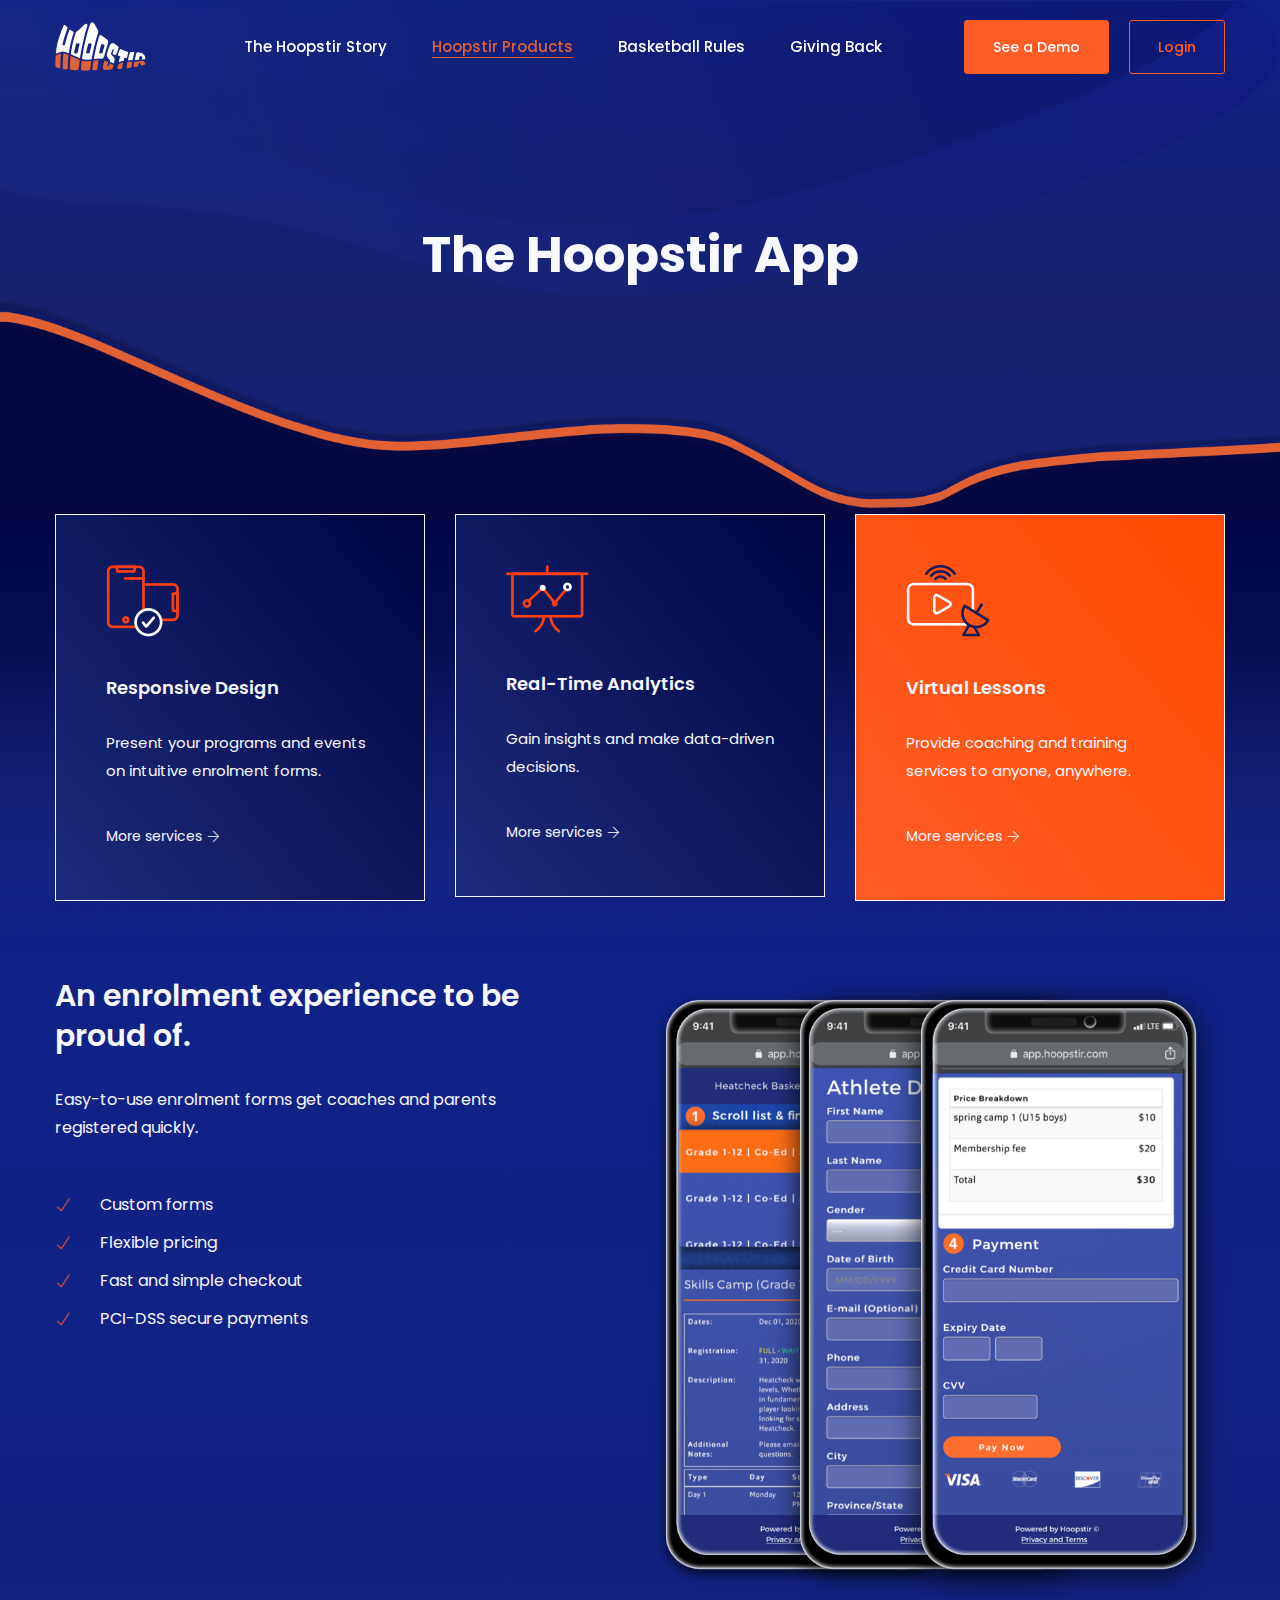
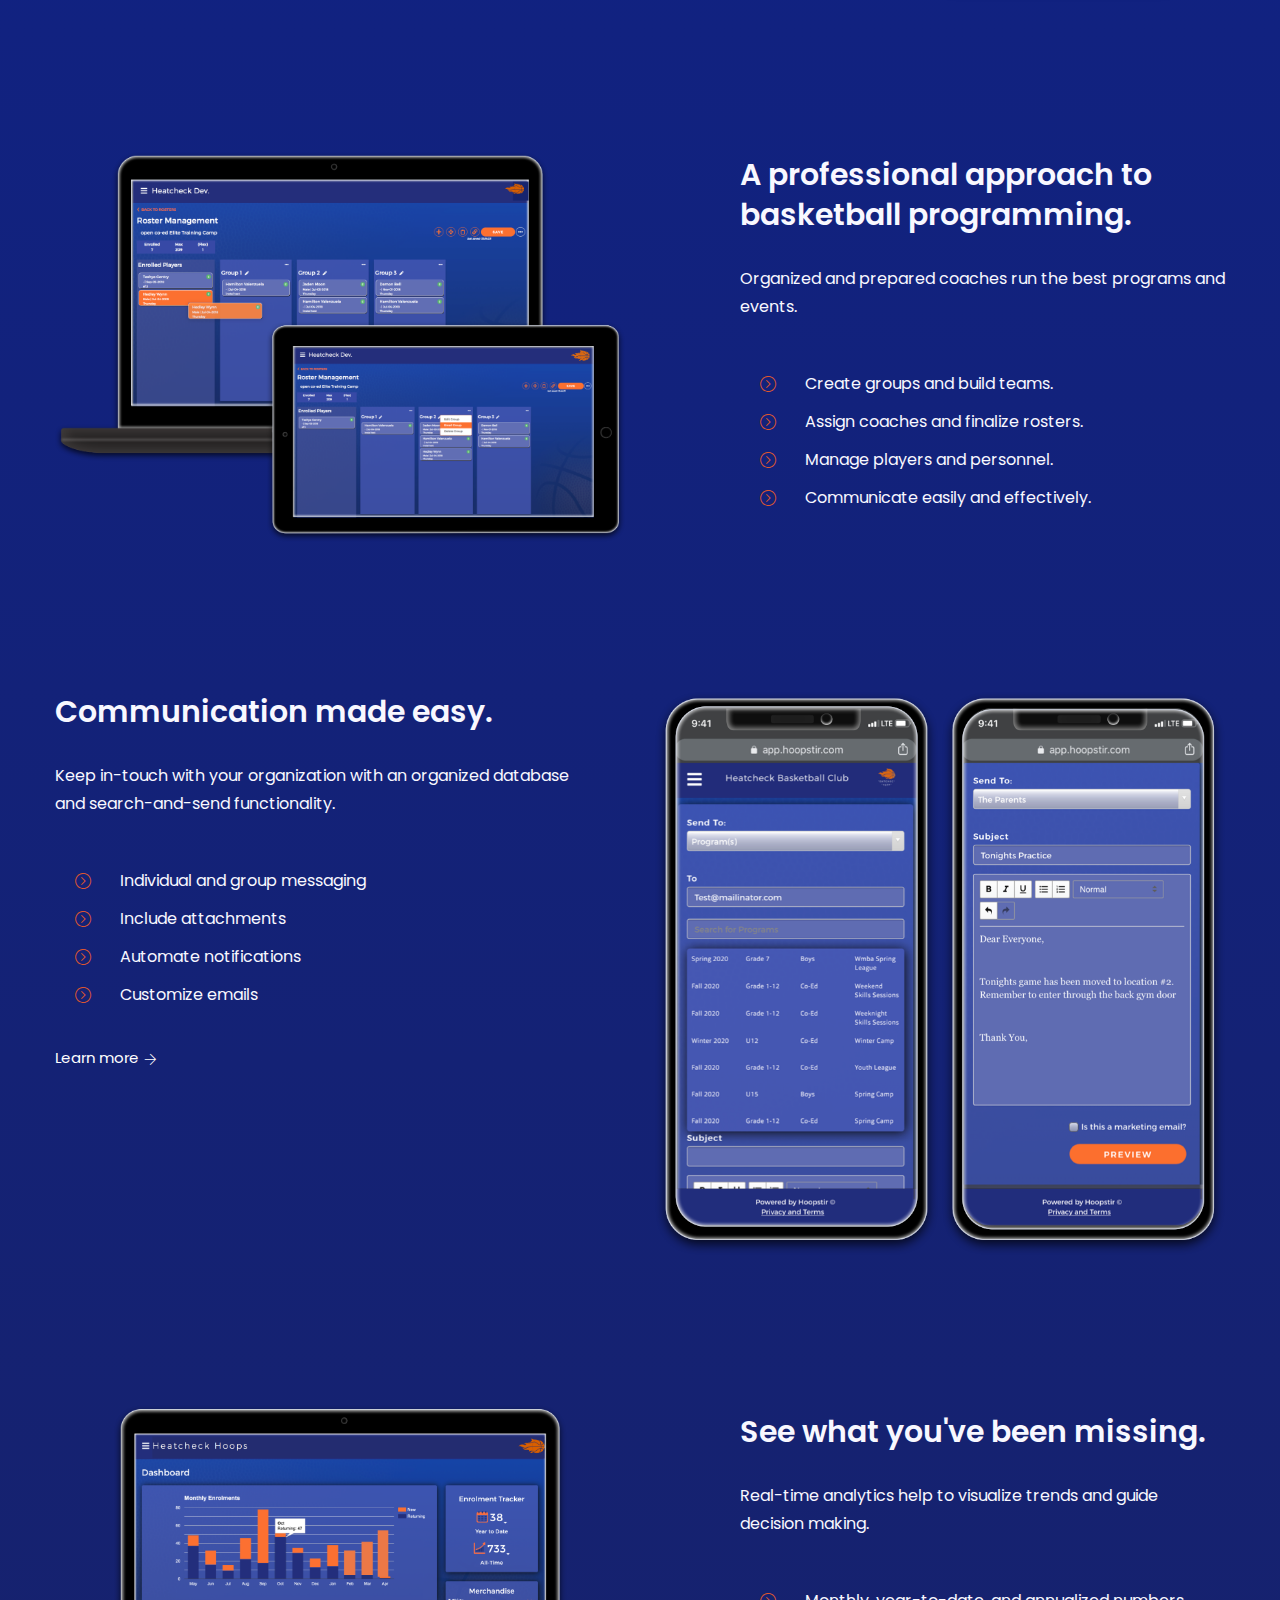
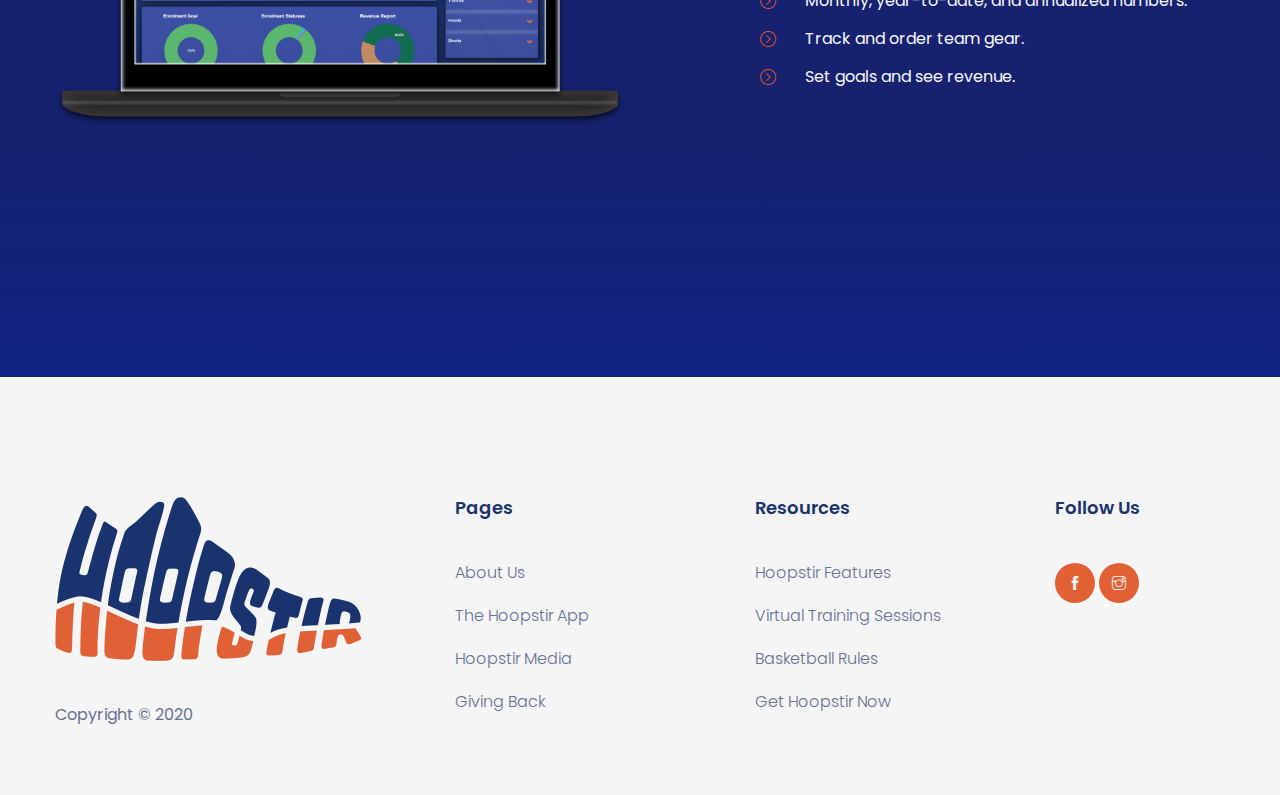
<file: thehoopstirapp.html>
<!doctype html>
<html lang="en">

<head>
    <!-- Required meta tags -->
    <!-- Google Tag Manager -->
    <script>(function(w,d,s,l,i){w[l]=w[l]||[];w[l].push({'gtm.start':
    new Date().getTime(),event:'gtm.js'});var f=d.getElementsByTagName(s)[0],
    j=d.createElement(s),dl=l!='dataLayer'?'&l='+l:'';j.async=true;j.src=
    'https://www.googletagmanager.com/gtm.js?id='+i+dl;f.parentNode.insertBefore(j,f);
    })(window,document,'script','dataLayer','GTM-WXZNVHL');</script>
    <!-- End Google Tag Manager -->    
    <meta charset="utf-8">
    <meta name="viewport" content="width=device-width, initial-scale=1, shrink-to-fit=no">
    <link rel="shortcut icon" href="img/favicon.png" type="image/x-icon">
    <title>Hoopstir</title>
    <!-- Bootstrap CSS -->
    <link rel="stylesheet" href="css/bootstrap.min.css">
    <!--icon font css-->
    <link rel="stylesheet" href="vendors/themify-icon/themify-icons.css">
    <link rel="stylesheet" href="vendors/elagent/style.css">
    <link rel="stylesheet" href="vendors/flaticon/flaticon.css">
    <link rel="stylesheet" href="vendors/animation/animate.css">
    <link rel="stylesheet" href="vendors/owl-carousel/assets/owl.carousel.min.css">
    <link rel="stylesheet" href="vendors/magnify-pop/magnific-popup.css">
    <link rel="stylesheet" href="vendors/scroll/jquery.mCustomScrollbar.min.css">
    <link rel="stylesheet" href="css/style.css">
    <link rel="stylesheet" href="css/responsive.css">
    
    <!-- Facebook Pixel Code -->
    <script>
    !function(f,b,e,v,n,t,s)
    {if(f.fbq)return;n=f.fbq=function(){n.callMethod?
    n.callMethod.apply(n,arguments):n.queue.push(arguments)};
    if(!f._fbq)f._fbq=n;n.push=n;n.loaded=!0;n.version='2.0';
    n.queue=[];t=b.createElement(e);t.async=!0;
    t.src=v;s=b.getElementsByTagName(e)[0];
    s.parentNode.insertBefore(t,s)}(window,document,'script',
    'https://connect.facebook.net/en_US/fbevents.js');
     fbq('init', '613582372574552'); 
    fbq('track', 'PageView');
    </script>
    <noscript>
     <img height="1" width="1" 
    src="https://www.facebook.com/tr?id=613582372574552&ev=PageView
    &noscript=1"/>
    </noscript>
    <!-- End Facebook Pixel Code -->    
</head>

<body>
    <!-- Google Tag Manager (noscript) -->
    <noscript><iframe src="https://www.googletagmanager.com/ns.html?id=GTM-WXZNVHL"
    height="0" width="0" style="display:none;visibility:hidden"></iframe></noscript>
    <!-- End Google Tag Manager (noscript) -->    
    <!--div id="preloader">
        <div id="ctn-preloader" class="ctn-preloader dark">
            <div class="animation-preloader">
                <div class="spinner"></div>
                <div class="txt-loading">
                    <span data-text-preloader="H" class="letters-loading">
                        H
                    </span>
                    <span data-text-preloader="O" class="letters-loading">
                        O
                    </span>
                    <span data-text-preloader="O" class="letters-loading">
                        O
                    </span>
                    <span data-text-preloader="P" class="letters-loading">
                        P
                    </span>
                    <span data-text-preloader="S" class="letters-loading">
                        S
                    </span>
                    <span data-text-preloader="T" class="letters-loading">
                        T
                    </span>
                    <span data-text-preloader="I" class="letters-loading">
                        I
                    </span>
                    <span data-text-preloader="R" class="letters-loading">
                        R
                    </span>
                </div>
                <p class="text-center">Loading</p>
            </div>
            <div class="loader dark_bg">
                <div class="row">
                    <div class="col-3 loader-section section-left">
                        <div class="bg"></div>
                    </div>
                    <div class="col-3 loader-section section-left">
                        <div class="bg"></div>
                    </div>
                    <div class="col-3 loader-section section-right">
                        <div class="bg"></div>
                    </div>
                    <div class="col-3 loader-section section-right">
                        <div class="bg"></div>
                    </div>
                </div>
            </div>
        </div>
    </div-->
    <div class="body_wrapper">
        <header class="header_area">
            <nav class="navbar navbar-expand-lg menu_six cus_dark">
                <div class="container custom_container p0">
                    <a class="navbar-brand sticky_logo" href="index.html"><img src="img/logo2.png" srcset="img/logo2x-2.png 2x" alt="logo"><img src="img/logo.png" srcset="img/logo2x.png 2x" alt=""></a>
                    <button class="navbar-toggler collapsed" type="button" data-toggle="collapse" data-target="#navbarSupportedContent" aria-controls="navbarSupportedContent" aria-expanded="false" aria-label="Toggle navigation">
                        <span class="menu_toggle">
                            <span class="hamburger">
                                <span></span>
                                <span></span>
                                <span></span>
                            </span>
                            <span class="hamburger-cross">
                                <span></span>
                                <span></span>
                            </span>
                        </span>
                    </button>

                    <div class="collapse navbar-collapse" id="navbarSupportedContent">
                        <ul class="navbar-nav menu ml-auto mr-auto">
                            <li class="nav-item"><a title="About" class="nav-link" href="story.html">The Hoopstir Story</a></li>
                            
                            <li class="dropdown submenu nav-item active"><a title="Services" class="dropdown-toggle nav-link" data-toggle="dropdown" role="button" aria-haspopup="true" aria-expanded="false" href="#">Hoopstir Products</a>
                                <ul role="menu" class="dropdown-menu">
                                    <li class="nav-item active"><a title="Service01" class="nav-link" href="thehoopstirapp.html">The Web App</a></li>
                                    <li class="nav-item"><a title="Service02" class="nav-link" href="virtualtraining.html">Virtual Training Platform</a></li>
                                    <li class="nav-item"><a title="Service02" class="nav-link" href="hoopstirfeatures.html">Features and Tools</a></li>
                                    <li class="nav-item"><a title="Service03" class="nav-link" href="hoopstirmedia.html">Hoopstir Media Services</a></li>
                                </ul>
                            </li>                            
                        
                            <li class="nav-item"><a title="Rules" class="nav-link" href="basketballrules.html">Basketball Rules</a></li>
                            
                            <li class="nav-item"><a title="Support" class="nav-link" href="givingback.html">Giving Back</a></li>
                            
                        </ul>
                        <a class="btn_hover btn_fivefive" href="https://docs.google.com/forms/d/e/1FAIpQLSc1ivWli6U__aDIh-eYz0Ptz4p0cVEecaNlDexuZE7xinKcKA/viewform?usp=sf_link">See a Demo</a>
                        
                        <a class="btn_hover btn_fiveone" href="https://app.hoopstir.com/login">Login</a>
                        
                    </div>
                </div>
            </nav>
        </header>
        
        <section class="breadcrumb_area">
            <img class="breadcrumb_shap" src="img/breadcrumb/shap2e.png" alt="">
            <div class="container">
                <div class="breadcrumb_content text-center">
                    <h1 class="f_p f_700 f_size_50 w_color l_height50 mb_20">The Hoopstir App</h1>
                    <p class="f_400 w_color f_size_16 l_height26"></p>
                </div>
            </div>
        </section>
        <section class="app_service_area">
            <div class="h-section-bg" style="background-image:url(./img/home6/skin3a.png);"></div>
            <div class="container">
                <div class="sec_title text-center mb_70">
                    <h2 class="f_p f_size_30 l_height40 f_700 w_color"><br><br></h2>
                    <p class="f_400 f_size_16 w_color"><br><br></p>
                </div>
                <div class="row app_service_info">
                    <div class="col-lg-4 col-sm-6">
                        <div class="app_service_item">
                            <div class="icon"><img src="img/icons/icona1.png"></div>
                            <h5 class="f_p f_size_18 f_600 w_color mt_40 mb-30">Responsive Design</h5>
                            <p class="f_400 f_size_15 mb-30 w_color">Present your programs and events on intuitive enrolment forms.</p>
                            <a href="hoopstirfeatures.html" class="learn_btn_two c_violet">More services<i class="ti-arrow-right"></i></a>
                        </div>
                    </div>
                    <div class="col-lg-4 col-sm-6">
                        <div class="app_service_item">
                            <div class="icon"><img src="img/icons/icona2.png"></div>
                            <h5 class="f_p f_size_18 f_600 w_color mt_40 mb-30">Real-Time Analytics</h5>
                            <p class="f_400 f_size_15 mb-30 w_color">Gain insights and make data-driven decisions.<br></p>
                            <a href="hoopstirfeatures.html" class="learn_btn_two c_violet">More services<i class="ti-arrow-right"></i></a>
                        </div>
                    </div>
                    <div class="col-lg-4 col-sm-6">
                        <div class="app_service_item2">
                            <div class="icon"><img src="img/icons/icona3.png"></div>
                            <h5 class="f_p f_size_18 f_600 w_color mt_40 mb-30">Virtual Lessons</h5>
                            <p class="f_400 f_size_15 mb-30 w_color">Provide coaching and training services to anyone, anywhere.</p>
                            <a href="virtualtraining.html" class="learn_btn_two c_violet">More services<i class="ti-arrow-right"></i></a>
                        </div>
                    </div>
                </div>
            </div>
        </section>
        
        <section class="saas_featured_area">
            <div class="container">
                <div class="row saas_featured_info flex-row-reverse">
                    <div class="col-lg-6">
                        <div class="f_img_two">
                            <img class="img-fluid" src="img/breadcrumb/app1.png" alt="">
                        </div>
                    </div>
                    <div class="col-lg-6 d-flex pr_70">
                        <div class="service_details">
                            <div class="f_img_one">
                            <h2 class="f_p f_600 f_size_30 w_color l_height40 mb-30">An enrolment experience to be proud of.</h2>
                            <p class="f_400 mb_50 w_color">Easy-to-use enrolment forms get coaches and parents registered quickly.</p>
                            <ul class="list-unstyled mb-40 pl-0 pr_20">
                                <li><i class="ti-check"></i>Custom forms</li>
                                <li><i class="ti-check"></i>Flexible pricing</li>
                                <li><i class="ti-check"></i>Fast and simple checkout</li>
                                <li><i class="ti-check"></i>PCI-DSS secure payments</li>  
                            </ul><br>
                            <!--a href="#" class="learn_btn_two">Get Started<i class="ti-arrow-right"></i></a-->
                            </div>
                        </div>
                    </div>
                </div>
                <div class="row saas_featured_info">
                    <div class="col-lg-6">
                        <div class="f_img_one">
                            <img class="img-fluid" src="img/breadcrumb/app2.png" alt="">
                        </div>
                    </div>
                    <div class="col-lg-6 d-flex align-items-center pl_100">
                        <div class="service_details">
                            <h2 class="f_p f_600 f_size_30 w_color l_height40 mb-30">A professional approach to basketball programming.</h2>
                            <p class="f_400 mb_50 w_color">Organized and prepared coaches run the best programs and events.</p>
                            <ul class="list-unstyled mb-30">
                                <li><i class="ti-arrow-circle-right"></i>Create groups and build teams.</li>
                                <li><i class="ti-arrow-circle-right"></i>Assign coaches and finalize rosters.</li>
                                <li><i class="ti-arrow-circle-right"></i>Manage players and personnel.</li>
                                <li><i class="ti-arrow-circle-right"></i>Communicate easily and effectively.</li>
                            </ul>
                            <!--a href="#" class="learn_btn_two">Get Started<i class="ti-arrow-right"></i></a-->
                        </div>
                    </div>
                </div>
                <div class="row saas_featured_info flex-row-reverse">
                    <div class="col-lg-6">
                        <div class="f_img_two">
                            <img class="img-fluid" src="img/breadcrumb/app3.png" alt="">
                        </div>
                    </div>
                    <div class="col-lg-6 d-flex pr_70">
                        <div class="service_details">
                            <div class="f_img_one">
                            <h2 class="f_p f_600 f_size_30 w_color l_height40 mb-30">Communication made easy. </h2>
                            <p class="f_400 mb_50 w_color">Keep in-touch with your organization with an organized database and search-and-send functionality.</p>
                            <ul class="list-unstyled mb-30">
                                <li><i class="ti-arrow-circle-right"></i>Individual and group messaging</li>
                                <li><i class="ti-arrow-circle-right"></i>Include attachments</li>
                                <li><i class="ti-arrow-circle-right"></i>Automate notifications</li>
                                <li><i class="ti-arrow-circle-right"></i>Customize emails</li>
                            </ul>
                                
                            <a href="hoopstirfeatures.html" class="learn_btn_two">Learn more<i class="ti-arrow-right"></i></a>
                            </div>
                        </div>
                    </div>
                </div>
                <div class="row saas_featured_info">
                    <div class="col-lg-6">
                        <div class="f_img_one">
                            <img class="img-fluid" src="img/breadcrumb/app51.png" alt="">
                        </div>
                    </div>
                    <div class="col-lg-6 d-flex align-items-center pl_100">
                        <div class="service_details">
                            <h2 class="f_p f_600 f_size_30 w_color l_height40 mb-30">See what you've been missing.</h2>
                            <p class="f_400 mb_50 w_color">Real-time analytics help to visualize trends and guide decision making.</p>
                            <ul class="list-unstyled mb-30">
                                <li><i class="ti-arrow-circle-right"></i>Monthly, year-to-date, and annualized numbers.</li>
                                <li><i class="ti-arrow-circle-right"></i>Track and order team gear.</li>
                                <li><i class="ti-arrow-circle-right"></i>Set goals and see revenue.</li>

                            </ul>
                            <!--a href="#" class="learn_btn_two">Get Started<i class="ti-arrow-right"></i></a-->
                        </div>
                    </div>
                </div>
            </div>
        </section>

    <section class="saas_subscribe_area sec_pad3">
        <div class="container">
            <div class="row saas_action_content wow fadeInUp" data-wow-delay="0.2s" style="visibility: visible; animation-delay: 0.2s; animation-name: fadeInUp;">
                <div class="col-lg-8">
                    <h4 class="f_p f_size_30 l_height50 f_400 t_color mb-0">Join the Hoopstir Network today</h4>
                </div>
                <div class="col-lg-4 d-flex justify-content-end">
                    <a href="https://app.hoopstir.com/login?redirectedUser=true&EF1=true" class="gr_btn"><span class="text">Get Started</span></a>
                </div>
            </div>
        </div>
    </section>
    <footer class="footer_area_six sec_pad5">
            <div class="footer_top_six">
                <div class="container">
                    <div class="row">
                        <div class="col-lg-4 col-sm-6">
                            <div class="f_widget company_widget">
                                <a href="index.html" class="f-logo"><img src="img/logo3.png" srcset="img/logo3.png 2x" alt="logo"></a>
                                <p class="mt_40">Copyright © 2020</p>
                            </div>
                        </div>
                        <div class="col-lg-3 col-sm-6">
                            <div class="f_widget about-widget">
                                <h3 class="f-title f_600 t_color4 f_size_18 mb_40">Pages</h3>
                                <ul class="list-unstyled f_list">
                                    <li><a href="aboutus.html">About Us</a></li>
                                    <li><a href="thehoopstirapp.html">The Hoopstir App</a></li>
                                    <li><a href="hoopstirmedia.html">Hoopstir Media</a></li>
                                    <li><a href="givingback.html">Giving Back</a></li>
                                </ul>
                            </div>
                        </div>
                        <div class="col-lg-3 col-sm-6">
                            <div class="f_widget about-widget">
                                <h3 class="f-title f_600 t_color4 f_size_18 mb_40">Resources</h3>
                                <ul class="list-unstyled f_list">
                                    <li><a href="hoopstirfeatures.html">Hoopstir Features</a></li>
                                    <li><a href="virtualtraining.html">Virtual Training Sessions</a></li>
                                    <li><a href="basketballrules.html">Basketball Rules</a></li>
                                    <li><a href="http://dev.hoopstir.com.s3-website-us-east-1.amazonaws.com/login?redirectedUser=true&EF1=true">Get Hoopstir Now</a></li>
                                </ul>
                            </div>
                        </div>
                        <div class="col-lg-2 col-sm-6">
                            <div class="f_widget social-widget">
                                <h3 class="f-title f_600 t_color4 f_size_18 mb_40">Follow Us</h3>
                                <div class="f_social_icon">
                                    <a href="https://www.facebook.com/Hoopstir/" class="ti-facebook"></a>
                                    <a href="https://www.instagram.com/hoopstir_/" class="ti-instagram"></a>
                                </div>
                            </div>
                        </div>
                    </div>
                </div>
            </div>
        </footer>
    </div>
    <!-- Optional JavaScript -->
    <!-- jQuery first, then Popper.js, then Bootstrap JS -->
    <script src="js/jquery-3.2.1.min.js"></script>
    <script src="js/propper.js"></script>
    <script src="js/bootstrap.min.js"></script>
    <script src="vendors/wow/wow.min.js"></script>
    <script src="vendors/sckroller/jquery.parallax-scroll.js"></script>
    <script src="vendors/owl-carousel/owl.carousel.min.js"></script>
    <script src="vendors/imagesloaded/imagesloaded.pkgd.min.js"></script>
    <script src="vendors/isotope/isotope-min.js"></script>
    <script src="vendors/magnify-pop/jquery.magnific-popup.min.js"></script>
    <script src="vendors/scroll/jquery.mCustomScrollbar.concat.min.js"></script>
    <script src="js/plugins.js"></script>
    <script src="js/main.js"></script>
</body>

</html>
</file>
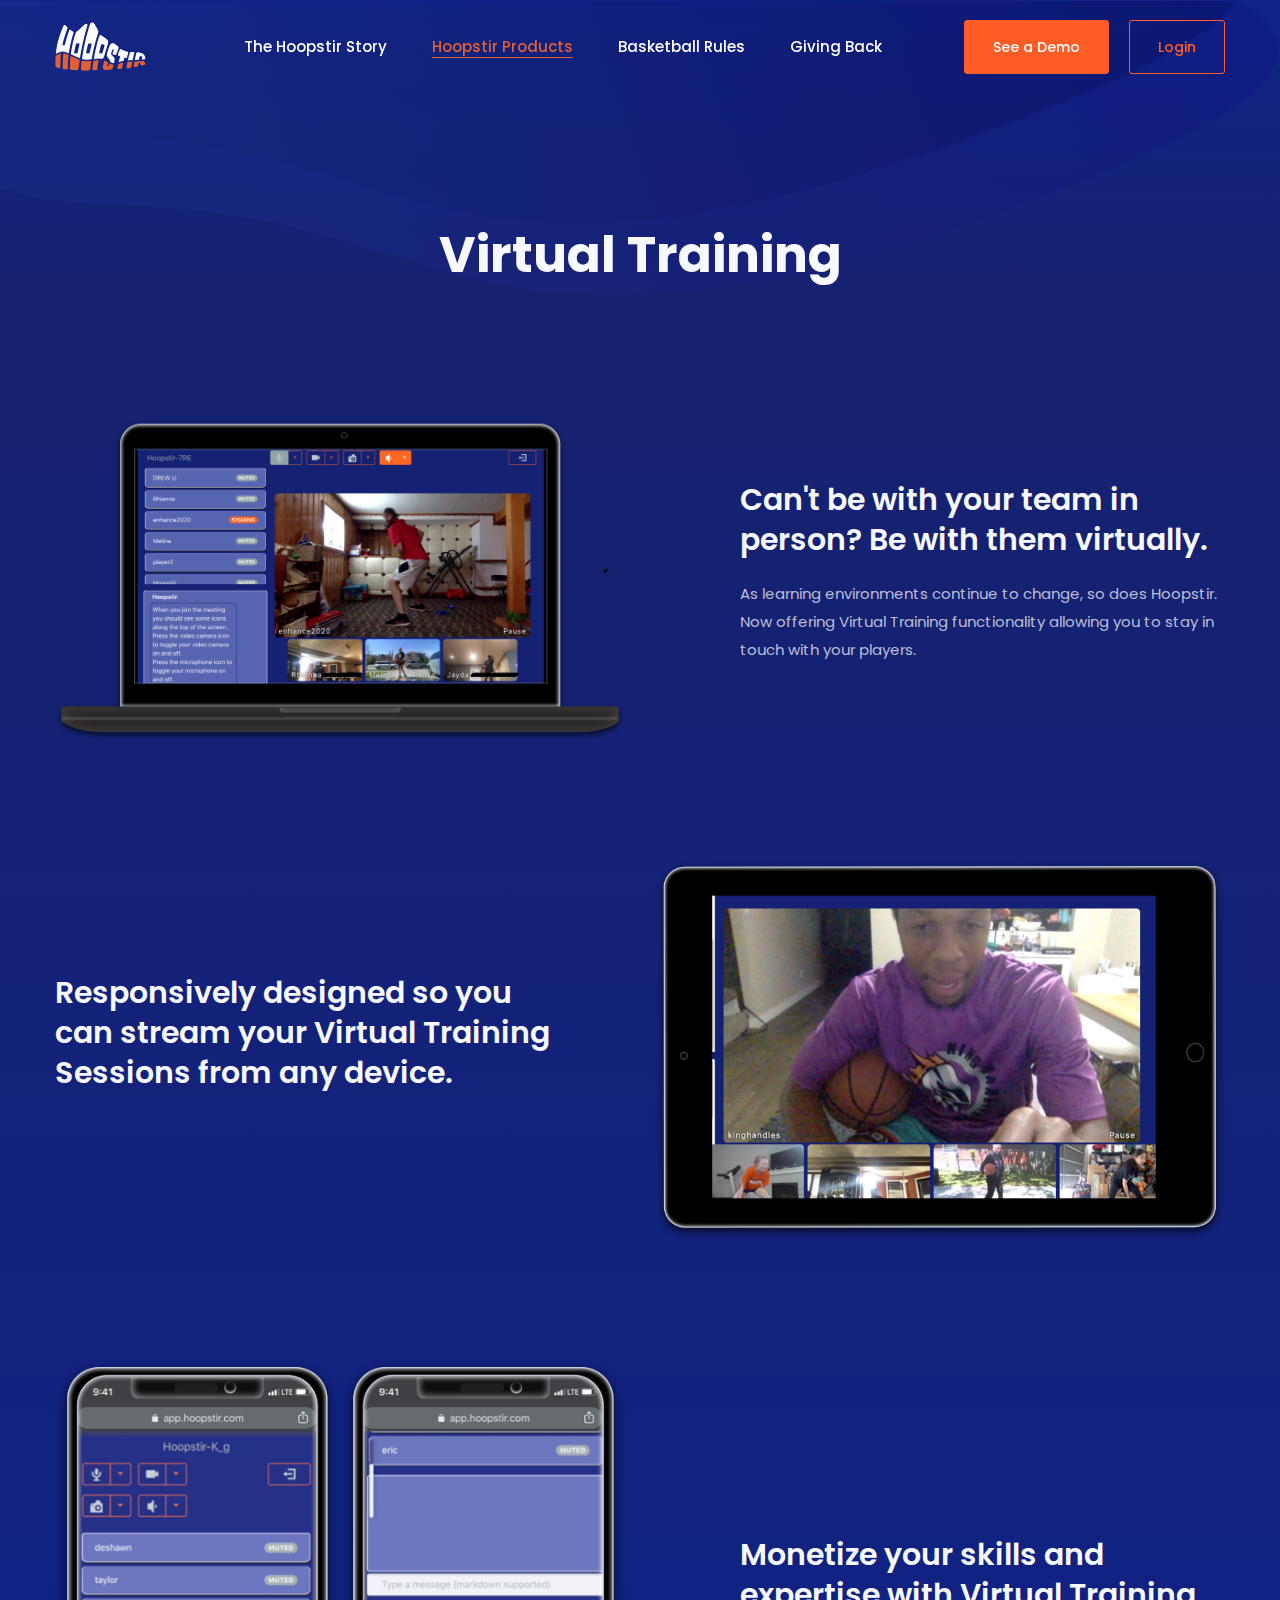
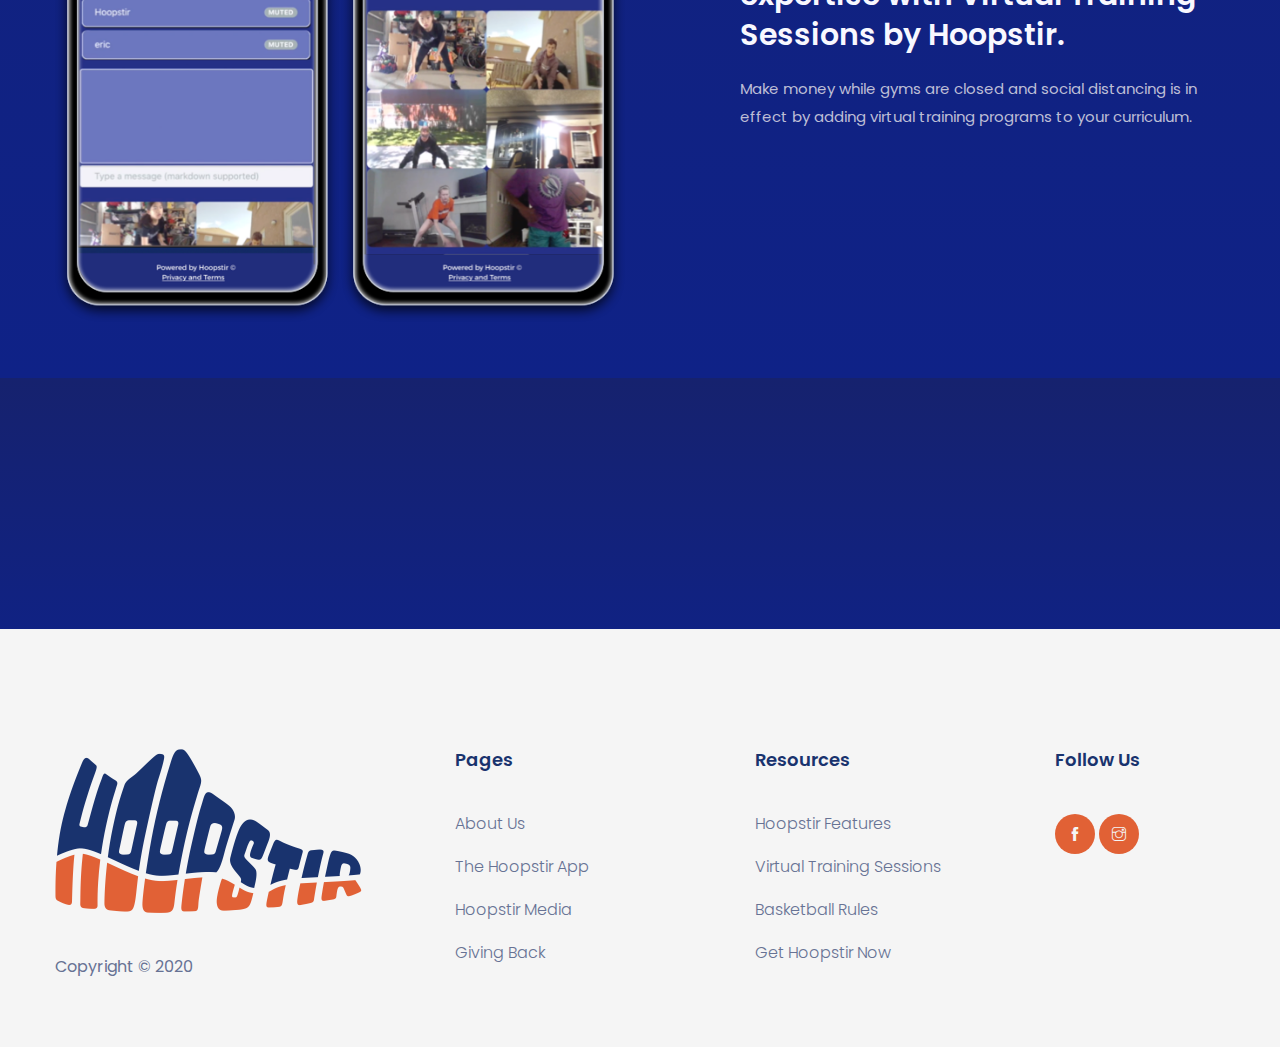
<file: virtualtraining.html>
<!doctype html>
<html lang="en">

<head>
    <!-- Required meta tags -->
    <!-- Google Tag Manager -->
    <script>(function(w,d,s,l,i){w[l]=w[l]||[];w[l].push({'gtm.start':
    new Date().getTime(),event:'gtm.js'});var f=d.getElementsByTagName(s)[0],
    j=d.createElement(s),dl=l!='dataLayer'?'&l='+l:'';j.async=true;j.src=
    'https://www.googletagmanager.com/gtm.js?id='+i+dl;f.parentNode.insertBefore(j,f);
    })(window,document,'script','dataLayer','GTM-WXZNVHL');</script>
    <!-- End Google Tag Manager -->    
    <meta charset="utf-8">
    <meta name="viewport" content="width=device-width, initial-scale=1, shrink-to-fit=no">
    <link rel="shortcut icon" href="img/favicon.png" type="image/x-icon">
    <title>Hoopstir</title>
    <!-- Bootstrap CSS -->
    <link rel="stylesheet" href="css/bootstrap.min.css">
    <!--icon font css-->
    <link rel="stylesheet" href="vendors/themify-icon/themify-icons.css">
    <link rel="stylesheet" href="vendors/elagent/style.css">
    <link rel="stylesheet" href="vendors/flaticon/flaticon.css">
    <link rel="stylesheet" href="vendors/animation/animate.css">
    <link rel="stylesheet" href="vendors/owl-carousel/assets/owl.carousel.min.css">
    <link rel="stylesheet" href="vendors/magnify-pop/magnific-popup.css">
    <link rel="stylesheet" href="vendors/scroll/jquery.mCustomScrollbar.min.css">
    <link rel="stylesheet" href="css/style.css">
    <link rel="stylesheet" href="css/responsive.css">
    
    <!-- Facebook Pixel Code -->
    <script>
    !function(f,b,e,v,n,t,s)
    {if(f.fbq)return;n=f.fbq=function(){n.callMethod?
    n.callMethod.apply(n,arguments):n.queue.push(arguments)};
    if(!f._fbq)f._fbq=n;n.push=n;n.loaded=!0;n.version='2.0';
    n.queue=[];t=b.createElement(e);t.async=!0;
    t.src=v;s=b.getElementsByTagName(e)[0];
    s.parentNode.insertBefore(t,s)}(window,document,'script',
    'https://connect.facebook.net/en_US/fbevents.js');
     fbq('init', '613582372574552'); 
    fbq('track', 'PageView');
    </script>
    <noscript>
     <img height="1" width="1" 
    src="https://www.facebook.com/tr?id=613582372574552&ev=PageView
    &noscript=1"/>
    </noscript>
    <!-- End Facebook Pixel Code -->    
</head>

<body>
    <!-- Google Tag Manager (noscript) -->
    <noscript><iframe src="https://www.googletagmanager.com/ns.html?id=GTM-WXZNVHL"
    height="0" width="0" style="display:none;visibility:hidden"></iframe></noscript>
    <!-- End Google Tag Manager (noscript) -->    
    <!--div id="preloader">
        <div id="ctn-preloader" class="ctn-preloader dark">
            <div class="animation-preloader">
                <div class="spinner"></div>
                <div class="txt-loading">
                    <span data-text-preloader="H" class="letters-loading">
                        H
                    </span>
                    <span data-text-preloader="O" class="letters-loading">
                        O
                    </span>
                    <span data-text-preloader="O" class="letters-loading">
                        O
                    </span>
                    <span data-text-preloader="P" class="letters-loading">
                        P
                    </span>
                    <span data-text-preloader="S" class="letters-loading">
                        S
                    </span>
                    <span data-text-preloader="T" class="letters-loading">
                        T
                    </span>
                    <span data-text-preloader="I" class="letters-loading">
                        I
                    </span>
                    <span data-text-preloader="R" class="letters-loading">
                        R
                    </span>
                </div>
                <p class="text-center">Loading</p>
            </div>
            <div class="loader dark_bg">
                <div class="row">
                    <div class="col-3 loader-section section-left">
                        <div class="bg"></div>
                    </div>
                    <div class="col-3 loader-section section-left">
                        <div class="bg"></div>
                    </div>
                    <div class="col-3 loader-section section-right">
                        <div class="bg"></div>
                    </div>
                    <div class="col-3 loader-section section-right">
                        <div class="bg"></div>
                    </div>
                </div>
            </div>
        </div>
    </div-->
    <div class="body_wrapper">
        <header class="header_area">
            <nav class="navbar navbar-expand-lg menu_six cus_dark">
                <div class="container custom_container p0">
                    <a class="navbar-brand sticky_logo" href="index.html"><img src="img/logo2.png" srcset="img/logo2x-2.png 2x" alt="logo"><img src="img/logo.png" srcset="img/logo2x.png 2x" alt=""></a>
                    <button class="navbar-toggler collapsed" type="button" data-toggle="collapse" data-target="#navbarSupportedContent" aria-controls="navbarSupportedContent" aria-expanded="false" aria-label="Toggle navigation">
                        <span class="menu_toggle">
                            <span class="hamburger">
                                <span></span>
                                <span></span>
                                <span></span>
                            </span>
                            <span class="hamburger-cross">
                                <span></span>
                                <span></span>
                            </span>
                        </span>
                    </button>

                    <div class="collapse navbar-collapse" id="navbarSupportedContent">
                        <ul class="navbar-nav menu ml-auto mr-auto">
                            <li class="nav-item"><a title="About" class="nav-link" href="story.html">The Hoopstir Story</a></li>
                            
                            <li class="dropdown submenu nav-item active"><a title="Services" class="dropdown-toggle nav-link" data-toggle="dropdown" role="button" aria-haspopup="true" aria-expanded="false" href="#">Hoopstir Products</a>
                                <ul role="menu" class="dropdown-menu">
                                    <li class="nav-item"><a title="Service01" class="nav-link" href="thehoopstirapp.html">The Web App</a></li>
                                    <li class="nav-item active"><a title="Service02" class="nav-link" href="virtualtraining.html">Virtual Training Platform</a></li>
                                    <li class="nav-item"><a title="Service02" class="nav-link" href="hoopstirfeatures.html">Features and Tools</a></li>
                                    <li class="nav-item"><a title="Service03" class="nav-link" href="hoopstirmedia.html">Hoopstir Media Services</a></li>
                                </ul>
                            </li>                            
                        
                            <li class="nav-item"><a title="Rules" class="nav-link" href="basketballrules.html">Basketball Rules</a></li>
                            
                            <li class="nav-item"><a title="Support" class="nav-link" href="givingback.html">Giving Back</a></li>
                            
                        </ul>
                        <a class="btn_hover btn_fivefive" href="https://docs.google.com/forms/d/e/1FAIpQLSc1ivWli6U__aDIh-eYz0Ptz4p0cVEecaNlDexuZE7xinKcKA/viewform?usp=sf_link">See a Demo</a>
                        
                        <a class="btn_hover btn_fiveone" href="https://app.hoopstir.com/login">Login</a>
                    </div>
                </div>
            </nav>
        </header>
        
        
        
        <section class="breadcrumb_area">
            <img class="breadcrumb_shap" src="img/breadcrumb/shap2e.png" alt="">
            <div class="container">
                <div class="breadcrumb_content text-center">
                    <h1 class="f_p f_700 f_size_50 w_color l_height50 mb_20">Virtual Training</h1>
                    <p class="f_400 w_color f_size_16 l_height26"></p>
                </div>
            </div>
        </section>
        
        <!--section class="service_details_area">
            <div class="h-section-bg" style="background-image:url(./img/home6/skin3a.png);"></div>
            <div class="container">
                <div class="row mt_130">
                    <div class="col-lg-6">
                        <div class="service_details_img">
                            <img src="img/breadcrumb/aboutus4.png" alt="">
                        </div>
                    </div>
                    <div class="col-lg-6 mt_70">
                        <div class="service_details"><br>
                            <h2 class="f_p f_600 f_size_30 w_color l_height40 mt_30 mb-30">Reach everyone, everywhere.</h2>
                            <p class="f_400 mb_50 w_color">Go live and stream your training, coaching, seminars, and more with Virutal Training Sessions powered by Hoopstir.</p>
                            <a href="https://pipedrivewebforms.com/form/f4790bfe72ee3cbf4ed73d87374eca181438154" class="learn_btn_two">Start streaming today<i class="ti-arrow-right"></i></a>
                        </div>
                    </div>
                </div>
            </div>
        </section-->
        
        <section class="saas_featured_area2 sec_pad3">
            <div class="h-section-bg1" style="background-image:url(/img/home6/skin35.png);"></div>
            <div class="container">
                <div class="row saas_featured_info">
                    <div class="col-lg-6">
                        <div class="f_img_one">
                            <img class="img-fluid" src="img/virtual/virtual1.png" alt="">
                        </div>
                    </div>
                    <div class="col-lg-6 d-flex align-items-center pl_100">
                        <div class="saas_featured_content">
                            <h2 class="f_size_30 f_600 f_p w_color l_height40 mb_20">Can't be with your team in person? Be with them virtually.</h2>
                            <p class="d_p_color f_400 f_size_15 l_height28">As learning environments continue to change, so does Hoopstir.  Now offering Virtual Training functionality allowing you to stay in touch with your players.</p>
                            <!--a href="thehoopstirapp.html" class="learn_btn_two d_p_color">See how<i class="ti-arrow-right"></i></a-->
                        </div>
                    </div>
                </div>
                <div class="row sec_pad flex-row-reverse">
                    <div class="col-lg-6">
                        <div class="f_img_two">
                            <img class="img-fluid" src="img/virtual/virtualtablet.png" alt="">
                        </div>
                    </div>
                    <div class="col-lg-6 d-flex align-items-center pr_70">
                        <div class="saas_featured_content">
                            <h2 class="f_size_30 f_600 f_p w_color l_height40 mb_20 mt_30">Responsively designed so you can stream your Virtual Training Sessions from any device.</h2>
                            <p class="d_p_color f_400 f_size_15 l_height28"><br><!--a href="thehoopstirapp.html" class="btn_hover btn_fivethree mt_40">More</a--></p>
                        </div>
                    </div>
                </div>
            <div class="row saas_featured_info">
                    <div class="col-lg-6">
                        <div class="f_img_one">
                            <img class="img-fluid" src="img/virtual/virtualmobile.png" alt="">
                        </div>
                    </div>
                    <div class="col-lg-6 d-flex align-items-center pl_100">
                        <div class="saas_featured_content">
                            <h2 class="f_size_30 f_600 f_p w_color l_height40 mb_20">Monetize your skills and expertise with Virtual Training Sessions by Hoopstir.</h2>
                            <p class="d_p_color f_400 f_size_15 l_height28">Make money while gyms are closed and social distancing is in effect by adding virtual training programs to your curriculum.</p>
                            <!--a href="thehoopstirapp.html" class="learn_btn_two d_p_color">See how<i class="ti-arrow-right"></i></a-->
                        </div>
                    </div>
                </div><br><br>
            </div>
        </section>
        
        <section class="saas_subscribe_area sec_pad3">
        <div class="container">
            <div class="row saas_action_content wow fadeInUp" data-wow-delay="0.2s" style="visibility: visible; animation-delay: 0.2s; animation-name: fadeInUp;">
                <div class="col-lg-8">
                    <h4 class="f_p f_size_30 l_height50 f_400 t_color mb-0">Join the Hoopstir Network today</h4>
                </div>
                <div class="col-lg-4 d-flex justify-content-end">
                    <a href="https://app.hoopstir.com/login?redirectedUser=true&EF1=true" class="gr_btn"><span class="text">Get Started</span></a>
                </div>
            </div>
        </div>
    </section>

        <footer class="footer_area_six sec_pad5">
            <div class="footer_top_six">
                <div class="container">
                    <div class="row">
                        <div class="col-lg-4 col-sm-6">
                            <div class="f_widget company_widget">
                                <a href="index.html" class="f-logo"><img src="img/logo3.png" srcset="img/logo3.png 2x" alt="logo"></a>
                                <p class="mt_40">Copyright © 2020</p>
                            </div>
                        </div>
                        <div class="col-lg-3 col-sm-6">
                            <div class="f_widget about-widget">
                                <h3 class="f-title f_600 t_color4 f_size_18 mb_40">Pages</h3>
                                <ul class="list-unstyled f_list">
                                    <li><a href="aboutus.html">About Us</a></li>
                                    <li><a href="thehoopstirapp.html">The Hoopstir App</a></li>
                                    <li><a href="hoopstirmedia.html">Hoopstir Media</a></li>
                                    <li><a href="givingback.html">Giving Back</a></li>
                                </ul>
                            </div>
                        </div>
                        <div class="col-lg-3 col-sm-6">
                            <div class="f_widget about-widget">
                                <h3 class="f-title f_600 t_color4 f_size_18 mb_40">Resources</h3>
                                <ul class="list-unstyled f_list">
                                    <li><a href="hoopstirfeatures.html">Hoopstir Features</a></li>
                                    <li><a href="virtualtraining.html">Virtual Training Sessions</a></li>
                                    <li><a href="basketballrules.html">Basketball Rules</a></li>
                                    <li><a href="http://dev.hoopstir.com.s3-website-us-east-1.amazonaws.com/login?redirectedUser=true&EF1=true">Get Hoopstir Now</a></li>
                                </ul>
                            </div>
                        </div>
                        <div class="col-lg-2 col-sm-6">
                            <div class="f_widget social-widget">
                                <h3 class="f-title f_600 t_color4 f_size_18 mb_40">Follow Us</h3>
                                <div class="f_social_icon">
                                    <a href="https://www.facebook.com/Hoopstir/" class="ti-facebook"></a>
                                    <a href="https://www.instagram.com/hoopstir_/" class="ti-instagram"></a>
                                </div>
                            </div>
                        </div>
                    </div>
                </div>
            </div>
        </footer>
    </div>
    <!-- Optional JavaScript -->
    <!-- jQuery first, then Popper.js, then Bootstrap JS -->
    <script src="js/jquery-3.2.1.min.js"></script>
    <script src="js/propper.js"></script>
    <script src="js/bootstrap.min.js"></script>
    <script src="vendors/wow/wow.min.js"></script>
    <script src="vendors/sckroller/jquery.parallax-scroll.js"></script>
    <script src="vendors/owl-carousel/owl.carousel.min.js"></script>
    <script src="vendors/imagesloaded/imagesloaded.pkgd.min.js"></script>
    <script src="vendors/isotope/isotope-min.js"></script>
    <script src="vendors/magnify-pop/jquery.magnific-popup.min.js"></script>
    <script src="vendors/scroll/jquery.mCustomScrollbar.concat.min.js"></script>
    <script src="js/plugins.js"></script>
    <script src="js/main.js"></script>
</body>

</html>
</file>
<file: vendors/themify-icon/themify-icons.css>
@font-face {
	font-family: 'themify';
	src:url('fonts/themify.eot?-fvbane');
	src:url('fonts/themify.eot?#iefix-fvbane') format('embedded-opentype'),
		url('fonts/themify.woff?-fvbane') format('woff'),
		url('fonts/themify.ttf?-fvbane') format('truetype'),
		url('fonts/themify.svg?-fvbane#themify') format('svg');
	font-weight: normal;
	font-style: normal;
}

[class^="ti-"], [class*=" ti-"] {
	font-family: 'themify';
	speak: none;
	font-style: normal;
	font-weight: normal;
	font-variant: normal;
	text-transform: none;
	line-height: 1;

	/* Better Font Rendering =========== */
	-webkit-font-smoothing: antialiased;
	-moz-osx-font-smoothing: grayscale;
}

.ti-wand:before {
	content: "\e600";
}
.ti-volume:before {
	content: "\e601";
}
.ti-user:before {
	content: "\e602";
}
.ti-unlock:before {
	content: "\e603";
}
.ti-unlink:before {
	content: "\e604";
}
.ti-trash:before {
	content: "\e605";
}
.ti-thought:before {
	content: "\e606";
}
.ti-target:before {
	content: "\e607";
}
.ti-tag:before {
	content: "\e608";
}
.ti-tablet:before {
	content: "\e609";
}
.ti-star:before {
	content: "\e60a";
}
.ti-spray:before {
	content: "\e60b";
}
.ti-signal:before {
	content: "\e60c";
}
.ti-shopping-cart:before {
	content: "\e60d";
}
.ti-shopping-cart-full:before {
	content: "\e60e";
}
.ti-settings:before {
	content: "\e60f";
}
.ti-search:before {
	content: "\e610";
}
.ti-zoom-in:before {
	content: "\e611";
}
.ti-zoom-out:before {
	content: "\e612";
}
.ti-cut:before {
	content: "\e613";
}
.ti-ruler:before {
	content: "\e614";
}
.ti-ruler-pencil:before {
	content: "\e615";
}
.ti-ruler-alt:before {
	content: "\e616";
}
.ti-bookmark:before {
	content: "\e617";
}
.ti-bookmark-alt:before {
	content: "\e618";
}
.ti-reload:before {
	content: "\e619";
}
.ti-plus:before {
	content: "\e61a";
}
.ti-pin:before {
	content: "\e61b";
}
.ti-pencil:before {
	content: "\e61c";
}
.ti-pencil-alt:before {
	content: "\e61d";
}
.ti-paint-roller:before {
	content: "\e61e";
}
.ti-paint-bucket:before {
	content: "\e61f";
}
.ti-na:before {
	content: "\e620";
}
.ti-mobile:before {
	content: "\e621";
}
.ti-minus:before {
	content: "\e622";
}
.ti-medall:before {
	content: "\e623";
}
.ti-medall-alt:before {
	content: "\e624";
}
.ti-marker:before {
	content: "\e625";
}
.ti-marker-alt:before {
	content: "\e626";
}
.ti-arrow-up:before {
	content: "\e627";
}
.ti-arrow-right:before {
	content: "\e628";
}
.ti-arrow-left:before {
	content: "\e629";
}
.ti-arrow-down:before {
	content: "\e62a";
}
.ti-lock:before {
	content: "\e62b";
}
.ti-location-arrow:before {
	content: "\e62c";
}
.ti-link:before {
	content: "\e62d";
}
.ti-layout:before {
	content: "\e62e";
}
.ti-layers:before {
	content: "\e62f";
}
.ti-layers-alt:before {
	content: "\e630";
}
.ti-key:before {
	content: "\e631";
}
.ti-import:before {
	content: "\e632";
}
.ti-image:before {
	content: "\e633";
}
.ti-heart:before {
	content: "\e634";
}
.ti-heart-broken:before {
	content: "\e635";
}
.ti-hand-stop:before {
	content: "\e636";
}
.ti-hand-open:before {
	content: "\e637";
}
.ti-hand-drag:before {
	content: "\e638";
}
.ti-folder:before {
	content: "\e639";
}
.ti-flag:before {
	content: "\e63a";
}
.ti-flag-alt:before {
	content: "\e63b";
}
.ti-flag-alt-2:before {
	content: "\e63c";
}
.ti-eye:before {
	content: "\e63d";
}
.ti-export:before {
	content: "\e63e";
}
.ti-exchange-vertical:before {
	content: "\e63f";
}
.ti-desktop:before {
	content: "\e640";
}
.ti-cup:before {
	content: "\e641";
}
.ti-crown:before {
	content: "\e642";
}
.ti-comments:before {
	content: "\e643";
}
.ti-comment:before {
	content: "\e644";
}
.ti-comment-alt:before {
	content: "\e645";
}
.ti-close:before {
	content: "\e646";
}
.ti-clip:before {
	content: "\e647";
}
.ti-angle-up:before {
	content: "\e648";
}
.ti-angle-right:before {
	content: "\e649";
}
.ti-angle-left:before {
	content: "\e64a";
}
.ti-angle-down:before {
	content: "\e64b";
}
.ti-check:before {
	content: "\e64c";
}
.ti-check-box:before {
	content: "\e64d";
}
.ti-camera:before {
	content: "\e64e";
}
.ti-announcement:before {
	content: "\e64f";
}
.ti-brush:before {
	content: "\e650";
}
.ti-briefcase:before {
	content: "\e651";
}
.ti-bolt:before {
	content: "\e652";
}
.ti-bolt-alt:before {
	content: "\e653";
}
.ti-blackboard:before {
	content: "\e654";
}
.ti-bag:before {
	content: "\e655";
}
.ti-move:before {
	content: "\e656";
}
.ti-arrows-vertical:before {
	content: "\e657";
}
.ti-arrows-horizontal:before {
	content: "\e658";
}
.ti-fullscreen:before {
	content: "\e659";
}
.ti-arrow-top-right:before {
	content: "\e65a";
}
.ti-arrow-top-left:before {
	content: "\e65b";
}
.ti-arrow-circle-up:before {
	content: "\e65c";
}
.ti-arrow-circle-right:before {
	content: "\e65d";
}
.ti-arrow-circle-left:before {
	content: "\e65e";
}
.ti-arrow-circle-down:before {
	content: "\e65f";
}
.ti-angle-double-up:before {
	content: "\e660";
}
.ti-angle-double-right:before {
	content: "\e661";
}
.ti-angle-double-left:before {
	content: "\e662";
}
.ti-angle-double-down:before {
	content: "\e663";
}
.ti-zip:before {
	content: "\e664";
}
.ti-world:before {
	content: "\e665";
}
.ti-wheelchair:before {
	content: "\e666";
}
.ti-view-list:before {
	content: "\e667";
}
.ti-view-list-alt:before {
	content: "\e668";
}
.ti-view-grid:before {
	content: "\e669";
}
.ti-uppercase:before {
	content: "\e66a";
}
.ti-upload:before {
	content: "\e66b";
}
.ti-underline:before {
	content: "\e66c";
}
.ti-truck:before {
	content: "\e66d";
}
.ti-timer:before {
	content: "\e66e";
}
.ti-ticket:before {
	content: "\e66f";
}
.ti-thumb-up:before {
	content: "\e670";
}
.ti-thumb-down:before {
	content: "\e671";
}
.ti-text:before {
	content: "\e672";
}
.ti-stats-up:before {
	content: "\e673";
}
.ti-stats-down:before {
	content: "\e674";
}
.ti-split-v:before {
	content: "\e675";
}
.ti-split-h:before {
	content: "\e676";
}
.ti-smallcap:before {
	content: "\e677";
}
.ti-shine:before {
	content: "\e678";
}
.ti-shift-right:before {
	content: "\e679";
}
.ti-shift-left:before {
	content: "\e67a";
}
.ti-shield:before {
	content: "\e67b";
}
.ti-notepad:before {
	content: "\e67c";
}
.ti-server:before {
	content: "\e67d";
}
.ti-quote-right:before {
	content: "\e67e";
}
.ti-quote-left:before {
	content: "\e67f";
}
.ti-pulse:before {
	content: "\e680";
}
.ti-printer:before {
	content: "\e681";
}
.ti-power-off:before {
	content: "\e682";
}
.ti-plug:before {
	content: "\e683";
}
.ti-pie-chart:before {
	content: "\e684";
}
.ti-paragraph:before {
	content: "\e685";
}
.ti-panel:before {
	content: "\e686";
}
.ti-package:before {
	content: "\e687";
}
.ti-music:before {
	content: "\e688";
}
.ti-music-alt:before {
	content: "\e689";
}
.ti-mouse:before {
	content: "\e68a";
}
.ti-mouse-alt:before {
	content: "\e68b";
}
.ti-money:before {
	content: "\e68c";
}
.ti-microphone:before {
	content: "\e68d";
}
.ti-menu:before {
	content: "\e68e";
}
.ti-menu-alt:before {
	content: "\e68f";
}
.ti-map:before {
	content: "\e690";
}
.ti-map-alt:before {
	content: "\e691";
}
.ti-loop:before {
	content: "\e692";
}
.ti-location-pin:before {
	content: "\e693";
}
.ti-list:before {
	content: "\e694";
}
.ti-light-bulb:before {
	content: "\e695";
}
.ti-Italic:before {
	content: "\e696";
}
.ti-info:before {
	content: "\e697";
}
.ti-infinite:before {
	content: "\e698";
}
.ti-id-badge:before {
	content: "\e699";
}
.ti-hummer:before {
	content: "\e69a";
}
.ti-home:before {
	content: "\e69b";
}
.ti-help:before {
	content: "\e69c";
}
.ti-headphone:before {
	content: "\e69d";
}
.ti-harddrives:before {
	content: "\e69e";
}
.ti-harddrive:before {
	content: "\e69f";
}
.ti-gift:before {
	content: "\e6a0";
}
.ti-game:before {
	content: "\e6a1";
}
.ti-filter:before {
	content: "\e6a2";
}
.ti-files:before {
	content: "\e6a3";
}
.ti-file:before {
	content: "\e6a4";
}
.ti-eraser:before {
	content: "\e6a5";
}
.ti-envelope:before {
	content: "\e6a6";
}
.ti-download:before {
	content: "\e6a7";
}
.ti-direction:before {
	content: "\e6a8";
}
.ti-direction-alt:before {
	content: "\e6a9";
}
.ti-dashboard:before {
	content: "\e6aa";
}
.ti-control-stop:before {
	content: "\e6ab";
}
.ti-control-shuffle:before {
	content: "\e6ac";
}
.ti-control-play:before {
	content: "\e6ad";
}
.ti-control-pause:before {
	content: "\e6ae";
}
.ti-control-forward:before {
	content: "\e6af";
}
.ti-control-backward:before {
	content: "\e6b0";
}
.ti-cloud:before {
	content: "\e6b1";
}
.ti-cloud-up:before {
	content: "\e6b2";
}
.ti-cloud-down:before {
	content: "\e6b3";
}
.ti-clipboard:before {
	content: "\e6b4";
}
.ti-car:before {
	content: "\e6b5";
}
.ti-calendar:before {
	content: "\e6b6";
}
.ti-book:before {
	content: "\e6b7";
}
.ti-bell:before {
	content: "\e6b8";
}
.ti-basketball:before {
	content: "\e6b9";
}
.ti-bar-chart:before {
	content: "\e6ba";
}
.ti-bar-chart-alt:before {
	content: "\e6bb";
}
.ti-back-right:before {
	content: "\e6bc";
}
.ti-back-left:before {
	content: "\e6bd";
}
.ti-arrows-corner:before {
	content: "\e6be";
}
.ti-archive:before {
	content: "\e6bf";
}
.ti-anchor:before {
	content: "\e6c0";
}
.ti-align-right:before {
	content: "\e6c1";
}
.ti-align-left:before {
	content: "\e6c2";
}
.ti-align-justify:before {
	content: "\e6c3";
}
.ti-align-center:before {
	content: "\e6c4";
}
.ti-alert:before {
	content: "\e6c5";
}
.ti-alarm-clock:before {
	content: "\e6c6";
}
.ti-agenda:before {
	content: "\e6c7";
}
.ti-write:before {
	content: "\e6c8";
}
.ti-window:before {
	content: "\e6c9";
}
.ti-widgetized:before {
	content: "\e6ca";
}
.ti-widget:before {
	content: "\e6cb";
}
.ti-widget-alt:before {
	content: "\e6cc";
}
.ti-wallet:before {
	content: "\e6cd";
}
.ti-video-clapper:before {
	content: "\e6ce";
}
.ti-video-camera:before {
	content: "\e6cf";
}
.ti-vector:before {
	content: "\e6d0";
}
.ti-themify-logo:before {
	content: "\e6d1";
}
.ti-themify-favicon:before {
	content: "\e6d2";
}
.ti-themify-favicon-alt:before {
	content: "\e6d3";
}
.ti-support:before {
	content: "\e6d4";
}
.ti-stamp:before {
	content: "\e6d5";
}
.ti-split-v-alt:before {
	content: "\e6d6";
}
.ti-slice:before {
	content: "\e6d7";
}
.ti-shortcode:before {
	content: "\e6d8";
}
.ti-shift-right-alt:before {
	content: "\e6d9";
}
.ti-shift-left-alt:before {
	content: "\e6da";
}
.ti-ruler-alt-2:before {
	content: "\e6db";
}
.ti-receipt:before {
	content: "\e6dc";
}
.ti-pin2:before {
	content: "\e6dd";
}
.ti-pin-alt:before {
	content: "\e6de";
}
.ti-pencil-alt2:before {
	content: "\e6df";
}
.ti-palette:before {
	content: "\e6e0";
}
.ti-more:before {
	content: "\e6e1";
}
.ti-more-alt:before {
	content: "\e6e2";
}
.ti-microphone-alt:before {
	content: "\e6e3";
}
.ti-magnet:before {
	content: "\e6e4";
}
.ti-line-double:before {
	content: "\e6e5";
}
.ti-line-dotted:before {
	content: "\e6e6";
}
.ti-line-dashed:before {
	content: "\e6e7";
}
.ti-layout-width-full:before {
	content: "\e6e8";
}
.ti-layout-width-default:before {
	content: "\e6e9";
}
.ti-layout-width-default-alt:before {
	content: "\e6ea";
}
.ti-layout-tab:before {
	content: "\e6eb";
}
.ti-layout-tab-window:before {
	content: "\e6ec";
}
.ti-layout-tab-v:before {
	content: "\e6ed";
}
.ti-layout-tab-min:before {
	content: "\e6ee";
}
.ti-layout-slider:before {
	content: "\e6ef";
}
.ti-layout-slider-alt:before {
	content: "\e6f0";
}
.ti-layout-sidebar-right:before {
	content: "\e6f1";
}
.ti-layout-sidebar-none:before {
	content: "\e6f2";
}
.ti-layout-sidebar-left:before {
	content: "\e6f3";
}
.ti-layout-placeholder:before {
	content: "\e6f4";
}
.ti-layout-menu:before {
	content: "\e6f5";
}
.ti-layout-menu-v:before {
	content: "\e6f6";
}
.ti-layout-menu-separated:before {
	content: "\e6f7";
}
.ti-layout-menu-full:before {
	content: "\e6f8";
}
.ti-layout-media-right-alt:before {
	content: "\e6f9";
}
.ti-layout-media-right:before {
	content: "\e6fa";
}
.ti-layout-media-overlay:before {
	content: "\e6fb";
}
.ti-layout-media-overlay-alt:before {
	content: "\e6fc";
}
.ti-layout-media-overlay-alt-2:before {
	content: "\e6fd";
}
.ti-layout-media-left-alt:before {
	content: "\e6fe";
}
.ti-layout-media-left:before {
	content: "\e6ff";
}
.ti-layout-media-center-alt:before {
	content: "\e700";
}
.ti-layout-media-center:before {
	content: "\e701";
}
.ti-layout-list-thumb:before {
	content: "\e702";
}
.ti-layout-list-thumb-alt:before {
	content: "\e703";
}
.ti-layout-list-post:before {
	content: "\e704";
}
.ti-layout-list-large-image:before {
	content: "\e705";
}
.ti-layout-line-solid:before {
	content: "\e706";
}
.ti-layout-grid4:before {
	content: "\e707";
}
.ti-layout-grid3:before {
	content: "\e708";
}
.ti-layout-grid2:before {
	content: "\e709";
}
.ti-layout-grid2-thumb:before {
	content: "\e70a";
}
.ti-layout-cta-right:before {
	content: "\e70b";
}
.ti-layout-cta-left:before {
	content: "\e70c";
}
.ti-layout-cta-center:before {
	content: "\e70d";
}
.ti-layout-cta-btn-right:before {
	content: "\e70e";
}
.ti-layout-cta-btn-left:before {
	content: "\e70f";
}
.ti-layout-column4:before {
	content: "\e710";
}
.ti-layout-column3:before {
	content: "\e711";
}
.ti-layout-column2:before {
	content: "\e712";
}
.ti-layout-accordion-separated:before {
	content: "\e713";
}
.ti-layout-accordion-merged:before {
	content: "\e714";
}
.ti-layout-accordion-list:before {
	content: "\e715";
}
.ti-ink-pen:before {
	content: "\e716";
}
.ti-info-alt:before {
	content: "\e717";
}
.ti-help-alt:before {
	content: "\e718";
}
.ti-headphone-alt:before {
	content: "\e719";
}
.ti-hand-point-up:before {
	content: "\e71a";
}
.ti-hand-point-right:before {
	content: "\e71b";
}
.ti-hand-point-left:before {
	content: "\e71c";
}
.ti-hand-point-down:before {
	content: "\e71d";
}
.ti-gallery:before {
	content: "\e71e";
}
.ti-face-smile:before {
	content: "\e71f";
}
.ti-face-sad:before {
	content: "\e720";
}
.ti-credit-card:before {
	content: "\e721";
}
.ti-control-skip-forward:before {
	content: "\e722";
}
.ti-control-skip-backward:before {
	content: "\e723";
}
.ti-control-record:before {
	content: "\e724";
}
.ti-control-eject:before {
	content: "\e725";
}
.ti-comments-smiley:before {
	content: "\e726";
}
.ti-brush-alt:before {
	content: "\e727";
}
.ti-youtube:before {
	content: "\e728";
}
.ti-vimeo:before {
	content: "\e729";
}
.ti-twitter:before {
	content: "\e72a";
}
.ti-time:before {
	content: "\e72b";
}
.ti-tumblr:before {
	content: "\e72c";
}
.ti-skype:before {
	content: "\e72d";
}
.ti-share:before {
	content: "\e72e";
}
.ti-share-alt:before {
	content: "\e72f";
}
.ti-rocket:before {
	content: "\e730";
}
.ti-pinterest:before {
	content: "\e731";
}
.ti-new-window:before {
	content: "\e732";
}
.ti-microsoft:before {
	content: "\e733";
}
.ti-list-ol:before {
	content: "\e734";
}
.ti-linkedin:before {
	content: "\e735";
}
.ti-layout-sidebar-2:before {
	content: "\e736";
}
.ti-layout-grid4-alt:before {
	content: "\e737";
}
.ti-layout-grid3-alt:before {
	content: "\e738";
}
.ti-layout-grid2-alt:before {
	content: "\e739";
}
.ti-layout-column4-alt:before {
	content: "\e73a";
}
.ti-layout-column3-alt:before {
	content: "\e73b";
}
.ti-layout-column2-alt:before {
	content: "\e73c";
}
.ti-instagram:before {
	content: "\e73d";
}
.ti-google:before {
	content: "\e73e";
}
.ti-github:before {
	content: "\e73f";
}
.ti-flickr:before {
	content: "\e740";
}
.ti-facebook:before {
	content: "\e741";
}
.ti-dropbox:before {
	content: "\e742";
}
.ti-dribbble:before {
	content: "\e743";
}
.ti-apple:before {
	content: "\e744";
}
.ti-android:before {
	content: "\e745";
}
.ti-save:before {
	content: "\e746";
}
.ti-save-alt:before {
	content: "\e747";
}
.ti-yahoo:before {
	content: "\e748";
}
.ti-wordpress:before {
	content: "\e749";
}
.ti-vimeo-alt:before {
	content: "\e74a";
}
.ti-twitter-alt:before {
	content: "\e74b";
}
.ti-tumblr-alt:before {
	content: "\e74c";
}
.ti-trello:before {
	content: "\e74d";
}
.ti-stack-overflow:before {
	content: "\e74e";
}
.ti-soundcloud:before {
	content: "\e74f";
}
.ti-sharethis:before {
	content: "\e750";
}
.ti-sharethis-alt:before {
	content: "\e751";
}
.ti-reddit:before {
	content: "\e752";
}
.ti-pinterest-alt:before {
	content: "\e753";
}
.ti-microsoft-alt:before {
	content: "\e754";
}
.ti-linux:before {
	content: "\e755";
}
.ti-jsfiddle:before {
	content: "\e756";
}
.ti-joomla:before {
	content: "\e757";
}
.ti-html5:before {
	content: "\e758";
}
.ti-flickr-alt:before {
	content: "\e759";
}
.ti-email:before {
	content: "\e75a";
}
.ti-drupal:before {
	content: "\e75b";
}
.ti-dropbox-alt:before {
	content: "\e75c";
}
.ti-css3:before {
	content: "\e75d";
}
.ti-rss:before {
	content: "\e75e";
}
.ti-rss-alt:before {
	content: "\e75f";
}
</file>
<file: vendors/flaticon/flaticon.css>
/*
  	Flaticon icon font: Flaticon
  	Creation date: 24/07/2018 07:52
  	*/

@font-face {
  font-family: "Flaticon";
  src: url("./Flaticon.eot");
  src: url("./Flaticon.eot?#iefix") format("embedded-opentype"),
       url("./Flaticon.woff") format("woff"),
       url("./Flaticon.ttf") format("truetype"),
       url("./Flaticon.svg#Flaticon") format("svg");
  font-weight: normal;
  font-style: normal;
}

@media screen and (-webkit-min-device-pixel-ratio:0) {
  @font-face {
    font-family: "Flaticon";
    src: url("./Flaticon.svg#Flaticon") format("svg");
  }
}

[class^="flaticon-"]:before, [class*=" flaticon-"]:before,
[class^="flaticon-"]:after, [class*=" flaticon-"]:after {   
  font-family: Flaticon;
        font-size: 20px;
font-style: normal;
margin-left: 20px;
}

.flaticon-target:before { content: "\f100"; }
.flaticon-lightbulb:before { content: "\f101"; }
.flaticon-mortarboard:before { content: "\f102"; }
</file>
<file: vendors/nice-select/nice-select.css>
.nice-select {
  -webkit-tap-highlight-color: transparent;
  background-color: #fff;
  border-radius: 5px;
  border: solid 1px #e8e8e8;
  box-sizing: border-box;
  clear: both;
  cursor: pointer;
  display: block;
  float: left;
  font-family: inherit;
  font-size: 14px;
  font-weight: normal;
  height: 42px;
  line-height: 40px;
  outline: none;
  padding-left: 18px;
  padding-right: 30px;
  position: relative;
  text-align: left !important;
  -webkit-transition: all 0.2s ease-in-out;
  transition: all 0.2s ease-in-out;
  -webkit-user-select: none;
     -moz-user-select: none;
      -ms-user-select: none;
          user-select: none;
  white-space: nowrap;
  width: auto; }
  .nice-select:hover {
    border-color: #dbdbdb; }
  .nice-select:active, .nice-select.open, .nice-select:focus {
    border-color: #999; }
  .nice-select:after {
    border-bottom: 2px solid #999;
    border-right: 2px solid #999;
    content: '';
    display: block;
    height: 5px;
    margin-top: -4px;
    pointer-events: none;
    position: absolute;
    right: 12px;
    top: 50%;
    -webkit-transform-origin: 66% 66%;
        -ms-transform-origin: 66% 66%;
            transform-origin: 66% 66%;
    -webkit-transform: rotate(45deg);
        -ms-transform: rotate(45deg);
            transform: rotate(45deg);
    -webkit-transition: all 0.15s ease-in-out;
    transition: all 0.15s ease-in-out;
    width: 5px; }
  .nice-select.open:after {
    -webkit-transform: rotate(-135deg);
        -ms-transform: rotate(-135deg);
            transform: rotate(-135deg); }
  .nice-select.open .list {
    opacity: 1;
    pointer-events: auto;
    -webkit-transform: scale(1) translateY(0);
        -ms-transform: scale(1) translateY(0);
            transform: scale(1) translateY(0); }
  .nice-select.disabled {
    border-color: #ededed;
    color: #999;
    pointer-events: none; }
    .nice-select.disabled:after {
      border-color: #cccccc; }
  .nice-select.wide {
    width: 100%; }
    .nice-select.wide .list {
      left: 0 !important;
      right: 0 !important; }
  .nice-select.right {
    float: right; }
    .nice-select.right .list {
      left: auto;
      right: 0; }
  .nice-select.small {
    font-size: 12px;
    height: 36px;
    line-height: 34px; }
    .nice-select.small:after {
      height: 4px;
      width: 4px; }
    .nice-select.small .option {
      line-height: 34px;
      min-height: 34px; }
  .nice-select .list {
    background-color: #fff;
    border-radius: 5px;
    box-shadow: 0 0 0 1px rgba(68, 68, 68, 0.11);
    box-sizing: border-box;
    margin-top: 4px;
    opacity: 0;
    overflow: hidden;
    padding: 0;
    pointer-events: none;
    position: absolute;
    top: 100%;
    left: 0;
    -webkit-transform-origin: 50% 0;
        -ms-transform-origin: 50% 0;
            transform-origin: 50% 0;
    -webkit-transform: scale(0.75) translateY(-21px);
        -ms-transform: scale(0.75) translateY(-21px);
            transform: scale(0.75) translateY(-21px);
    -webkit-transition: all 0.2s cubic-bezier(0.5, 0, 0, 1.25), opacity 0.15s ease-out;
    transition: all 0.2s cubic-bezier(0.5, 0, 0, 1.25), opacity 0.15s ease-out;
    z-index: 9; }
    .nice-select .list:hover .option:not(:hover) {
      background-color: transparent !important; }
  .nice-select .option {
    cursor: pointer;
    font-weight: 400;
    line-height: 40px;
    list-style: none;
    min-height: 40px;
    outline: none;
    padding-left: 18px;
    padding-right: 29px;
    text-align: left;
    -webkit-transition: all 0.2s;
    transition: all 0.2s; }
    .nice-select .option:hover, .nice-select .option.focus, .nice-select .option.selected.focus {
      background-color: #f6f6f6; }
    .nice-select .option.selected {
      font-weight: bold; }
    .nice-select .option.disabled {
      background-color: transparent;
      color: #999;
      cursor: default; }

.no-csspointerevents .nice-select .list {
  display: none; }

.no-csspointerevents .nice-select.open .list {
  display: block; }
</file>
<file: vendors/elagent/style.css>
@font-face {
	font-family: 'ElegantIcons';
	src:url('fonts/ElegantIcons.eot');
	src:url('fonts/ElegantIcons.eot?#iefix') format('embedded-opentype'),
		url('fonts/ElegantIcons.woff') format('woff'),
		url('fonts/ElegantIcons.ttf') format('truetype'),
		url('fonts/ElegantIcons.svg#ElegantIcons') format('svg');
	font-weight: normal;
	font-style: normal;
}

/* Use the following CSS code if you want to use data attributes for inserting your icons */
[data-icon]:before {
	font-family: 'ElegantIcons';
	content: attr(data-icon);
	speak: none;
	font-weight: normal;
	font-variant: normal;
	text-transform: none;
	line-height: 1;
	-webkit-font-smoothing: antialiased;
	-moz-osx-font-smoothing: grayscale;
}

/* Use the following CSS code if you want to have a class per icon */
/*
Instead of a list of all class selectors,
you can use the generic selector below, but it's slower:
[class*="your-class-prefix"] {
*/
.arrow_up, .arrow_down, .arrow_left, .arrow_right, .arrow_left-up, .arrow_right-up, .arrow_right-down, .arrow_left-down, .arrow-up-down, .arrow_up-down_alt, .arrow_left-right_alt, .arrow_left-right, .arrow_expand_alt2, .arrow_expand_alt, .arrow_condense, .arrow_expand, .arrow_move, .arrow_carrot-up, .arrow_carrot-down, .arrow_carrot-left, .arrow_carrot-right, .arrow_carrot-2up, .arrow_carrot-2down, .arrow_carrot-2left, .arrow_carrot-2right, .arrow_carrot-up_alt2, .arrow_carrot-down_alt2, .arrow_carrot-left_alt2, .arrow_carrot-right_alt2, .arrow_carrot-2up_alt2, .arrow_carrot-2down_alt2, .arrow_carrot-2left_alt2, .arrow_carrot-2right_alt2, .arrow_triangle-up, .arrow_triangle-down, .arrow_triangle-left, .arrow_triangle-right, .arrow_triangle-up_alt2, .arrow_triangle-down_alt2, .arrow_triangle-left_alt2, .arrow_triangle-right_alt2, .arrow_back, .icon_minus-06, .icon_plus, .icon_close, .icon_check, .icon_minus_alt2, .icon_plus_alt2, .icon_close_alt2, .icon_check_alt2, .icon_zoom-out_alt, .icon_zoom-in_alt, .icon_search, .icon_box-empty, .icon_box-selected, .icon_minus-box, .icon_plus-box, .icon_box-checked, .icon_circle-empty, .icon_circle-slelected, .icon_stop_alt2, .icon_stop, .icon_pause_alt2, .icon_pause, .icon_menu, .icon_menu-square_alt2, .icon_menu-circle_alt2, .icon_ul, .icon_ol, .icon_adjust-horiz, .icon_adjust-vert, .icon_document_alt, .icon_documents_alt, .icon_pencil, .icon_pencil-edit_alt, .icon_pencil-edit, .icon_folder-alt, .icon_folder-open_alt, .icon_folder-add_alt, .icon_info_alt, .icon_error-oct_alt, .icon_error-circle_alt, .icon_error-triangle_alt, .icon_question_alt2, .icon_question, .icon_comment_alt, .icon_chat_alt, .icon_vol-mute_alt, .icon_volume-low_alt, .icon_volume-high_alt, .icon_quotations, .icon_quotations_alt2, .icon_clock_alt, .icon_lock_alt, .icon_lock-open_alt, .icon_key_alt, .icon_cloud_alt, .icon_cloud-upload_alt, .icon_cloud-download_alt, .icon_image, .icon_images, .icon_lightbulb_alt, .icon_gift_alt, .icon_house_alt, .icon_genius, .icon_mobile, .icon_tablet, .icon_laptop, .icon_desktop, .icon_camera_alt, .icon_mail_alt, .icon_cone_alt, .icon_ribbon_alt, .icon_bag_alt, .icon_creditcard, .icon_cart_alt, .icon_paperclip, .icon_tag_alt, .icon_tags_alt, .icon_trash_alt, .icon_cursor_alt, .icon_mic_alt, .icon_compass_alt, .icon_pin_alt, .icon_pushpin_alt, .icon_map_alt, .icon_drawer_alt, .icon_toolbox_alt, .icon_book_alt, .icon_calendar, .icon_film, .icon_table, .icon_contacts_alt, .icon_headphones, .icon_lifesaver, .icon_piechart, .icon_refresh, .icon_link_alt, .icon_link, .icon_loading, .icon_blocked, .icon_archive_alt, .icon_heart_alt, .icon_star_alt, .icon_star-half_alt, .icon_star, .icon_star-half, .icon_tools, .icon_tool, .icon_cog, .icon_cogs, .arrow_up_alt, .arrow_down_alt, .arrow_left_alt, .arrow_right_alt, .arrow_left-up_alt, .arrow_right-up_alt, .arrow_right-down_alt, .arrow_left-down_alt, .arrow_condense_alt, .arrow_expand_alt3, .arrow_carrot_up_alt, .arrow_carrot-down_alt, .arrow_carrot-left_alt, .arrow_carrot-right_alt, .arrow_carrot-2up_alt, .arrow_carrot-2dwnn_alt, .arrow_carrot-2left_alt, .arrow_carrot-2right_alt, .arrow_triangle-up_alt, .arrow_triangle-down_alt, .arrow_triangle-left_alt, .arrow_triangle-right_alt, .icon_minus_alt, .icon_plus_alt, .icon_close_alt, .icon_check_alt, .icon_zoom-out, .icon_zoom-in, .icon_stop_alt, .icon_menu-square_alt, .icon_menu-circle_alt, .icon_document, .icon_documents, .icon_pencil_alt, .icon_folder, .icon_folder-open, .icon_folder-add, .icon_folder_upload, .icon_folder_download, .icon_info, .icon_error-circle, .icon_error-oct, .icon_error-triangle, .icon_question_alt, .icon_comment, .icon_chat, .icon_vol-mute, .icon_volume-low, .icon_volume-high, .icon_quotations_alt, .icon_clock, .icon_lock, .icon_lock-open, .icon_key, .icon_cloud, .icon_cloud-upload, .icon_cloud-download, .icon_lightbulb, .icon_gift, .icon_house, .icon_camera, .icon_mail, .icon_cone, .icon_ribbon, .icon_bag, .icon_cart, .icon_tag, .icon_tags, .icon_trash, .icon_cursor, .icon_mic, .icon_compass, .icon_pin, .icon_pushpin, .icon_map, .icon_drawer, .icon_toolbox, .icon_book, .icon_contacts, .icon_archive, .icon_heart, .icon_profile, .icon_group, .icon_grid-2x2, .icon_grid-3x3, .icon_music, .icon_pause_alt, .icon_phone, .icon_upload, .icon_download, .social_facebook, .social_twitter, .social_pinterest, .social_googleplus, .social_tumblr, .social_tumbleupon, .social_wordpress, .social_instagram, .social_dribbble, .social_vimeo, .social_linkedin, .social_rss, .social_deviantart, .social_share, .social_myspace, .social_skype, .social_youtube, .social_picassa, .social_googledrive, .social_flickr, .social_blogger, .social_spotify, .social_delicious, .social_facebook_circle, .social_twitter_circle, .social_pinterest_circle, .social_googleplus_circle, .social_tumblr_circle, .social_stumbleupon_circle, .social_wordpress_circle, .social_instagram_circle, .social_dribbble_circle, .social_vimeo_circle, .social_linkedin_circle, .social_rss_circle, .social_deviantart_circle, .social_share_circle, .social_myspace_circle, .social_skype_circle, .social_youtube_circle, .social_picassa_circle, .social_googledrive_alt2, .social_flickr_circle, .social_blogger_circle, .social_spotify_circle, .social_delicious_circle, .social_facebook_square, .social_twitter_square, .social_pinterest_square, .social_googleplus_square, .social_tumblr_square, .social_stumbleupon_square, .social_wordpress_square, .social_instagram_square, .social_dribbble_square, .social_vimeo_square, .social_linkedin_square, .social_rss_square, .social_deviantart_square, .social_share_square, .social_myspace_square, .social_skype_square, .social_youtube_square, .social_picassa_square, .social_googledrive_square, .social_flickr_square, .social_blogger_square, .social_spotify_square, .social_delicious_square, .icon_printer, .icon_calulator, .icon_building, .icon_floppy, .icon_drive, .icon_search-2, .icon_id, .icon_id-2, .icon_puzzle, .icon_like, .icon_dislike, .icon_mug, .icon_currency, .icon_wallet, .icon_pens, .icon_easel, .icon_flowchart, .icon_datareport, .icon_briefcase, .icon_shield, .icon_percent, .icon_globe, .icon_globe-2, .icon_target, .icon_hourglass, .icon_balance, .icon_rook, .icon_printer-alt, .icon_calculator_alt, .icon_building_alt, .icon_floppy_alt, .icon_drive_alt, .icon_search_alt, .icon_id_alt, .icon_id-2_alt, .icon_puzzle_alt, .icon_like_alt, .icon_dislike_alt, .icon_mug_alt, .icon_currency_alt, .icon_wallet_alt, .icon_pens_alt, .icon_easel_alt, .icon_flowchart_alt, .icon_datareport_alt, .icon_briefcase_alt, .icon_shield_alt, .icon_percent_alt, .icon_globe_alt, .icon_clipboard {
	font-family: 'ElegantIcons';
	speak: none;
	font-style: normal;
	font-weight: normal;
	font-variant: normal;
	text-transform: none;
	line-height: 1;
	-webkit-font-smoothing: antialiased;
}
.arrow_up:before {
	content: "\21";
}
.arrow_down:before {
	content: "\22";
}
.arrow_left:before {
	content: "\23";
}
.arrow_right:before {
	content: "\24";
}
.arrow_left-up:before {
	content: "\25";
}
.arrow_right-up:before {
	content: "\26";
}
.arrow_right-down:before {
	content: "\27";
}
.arrow_left-down:before {
	content: "\28";
}
.arrow-up-down:before {
	content: "\29";
}
.arrow_up-down_alt:before {
	content: "\2a";
}
.arrow_left-right_alt:before {
	content: "\2b";
}
.arrow_left-right:before {
	content: "\2c";
}
.arrow_expand_alt2:before {
	content: "\2d";
}
.arrow_expand_alt:before {
	content: "\2e";
}
.arrow_condense:before {
	content: "\2f";
}
.arrow_expand:before {
	content: "\30";
}
.arrow_move:before {
	content: "\31";
}
.arrow_carrot-up:before {
	content: "\32";
}
.arrow_carrot-down:before {
	content: "\33";
}
.arrow_carrot-left:before {
	content: "\34";
}
.arrow_carrot-right:before {
	content: "\35";
}
.arrow_carrot-2up:before {
	content: "\36";
}
.arrow_carrot-2down:before {
	content: "\37";
}
.arrow_carrot-2left:before {
	content: "\38";
}
.arrow_carrot-2right:before {
	content: "\39";
}
.arrow_carrot-up_alt2:before {
	content: "\3a";
}
.arrow_carrot-down_alt2:before {
	content: "\3b";
}
.arrow_carrot-left_alt2:before {
	content: "\3c";
}
.arrow_carrot-right_alt2:before {
	content: "\3d";
}
.arrow_carrot-2up_alt2:before {
	content: "\3e";
}
.arrow_carrot-2down_alt2:before {
	content: "\3f";
}
.arrow_carrot-2left_alt2:before {
	content: "\40";
}
.arrow_carrot-2right_alt2:before {
	content: "\41";
}
.arrow_triangle-up:before {
	content: "\42";
}
.arrow_triangle-down:before {
	content: "\43";
}
.arrow_triangle-left:before {
	content: "\44";
}
.arrow_triangle-right:before {
	content: "\45";
}
.arrow_triangle-up_alt2:before {
	content: "\46";
}
.arrow_triangle-down_alt2:before {
	content: "\47";
}
.arrow_triangle-left_alt2:before {
	content: "\48";
}
.arrow_triangle-right_alt2:before {
	content: "\49";
}
.arrow_back:before {
	content: "\4a";
}
.icon_minus-06:before {
	content: "\4b";
}
.icon_plus:before {
	content: "\4c";
}
.icon_close:before {
	content: "\4d";
}
.icon_check:before {
	content: "\4e";
}
.icon_minus_alt2:before {
	content: "\4f";
}
.icon_plus_alt2:before {
	content: "\50";
}
.icon_close_alt2:before {
	content: "\51";
}
.icon_check_alt2:before {
	content: "\52";
}
.icon_zoom-out_alt:before {
	content: "\53";
}
.icon_zoom-in_alt:before {
	content: "\54";
}
.icon_search:before {
	content: "\55";
}
.icon_box-empty:before {
	content: "\56";
}
.icon_box-selected:before {
	content: "\57";
}
.icon_minus-box:before {
	content: "\58";
}
.icon_plus-box:before {
	content: "\59";
}
.icon_box-checked:before {
	content: "\5a";
}
.icon_circle-empty:before {
	content: "\5b";
}
.icon_circle-slelected:before {
	content: "\5c";
}
.icon_stop_alt2:before {
	content: "\5d";
}
.icon_stop:before {
	content: "\5e";
}
.icon_pause_alt2:before {
	content: "\5f";
}
.icon_pause:before {
	content: "\60";
}
.icon_menu:before {
	content: "\61";
}
.icon_menu-square_alt2:before {
	content: "\62";
}
.icon_menu-circle_alt2:before {
	content: "\63";
}
.icon_ul:before {
	content: "\64";
}
.icon_ol:before {
	content: "\65";
}
.icon_adjust-horiz:before {
	content: "\66";
}
.icon_adjust-vert:before {
	content: "\67";
}
.icon_document_alt:before {
	content: "\68";
}
.icon_documents_alt:before {
	content: "\69";
}
.icon_pencil:before {
	content: "\6a";
}
.icon_pencil-edit_alt:before {
	content: "\6b";
}
.icon_pencil-edit:before {
	content: "\6c";
}
.icon_folder-alt:before {
	content: "\6d";
}
.icon_folder-open_alt:before {
	content: "\6e";
}
.icon_folder-add_alt:before {
	content: "\6f";
}
.icon_info_alt:before {
	content: "\70";
}
.icon_error-oct_alt:before {
	content: "\71";
}
.icon_error-circle_alt:before {
	content: "\72";
}
.icon_error-triangle_alt:before {
	content: "\73";
}
.icon_question_alt2:before {
	content: "\74";
}
.icon_question:before {
	content: "\75";
}
.icon_comment_alt:before {
	content: "\76";
}
.icon_chat_alt:before {
	content: "\77";
}
.icon_vol-mute_alt:before {
	content: "\78";
}
.icon_volume-low_alt:before {
	content: "\79";
}
.icon_volume-high_alt:before {
	content: "\7a";
}
.icon_quotations:before {
	content: "\7b";
}
.icon_quotations_alt2:before {
	content: "\7c";
}
.icon_clock_alt:before {
	content: "\7d";
}
.icon_lock_alt:before {
	content: "\7e";
}
.icon_lock-open_alt:before {
	content: "\e000";
}
.icon_key_alt:before {
	content: "\e001";
}
.icon_cloud_alt:before {
	content: "\e002";
}
.icon_cloud-upload_alt:before {
	content: "\e003";
}
.icon_cloud-download_alt:before {
	content: "\e004";
}
.icon_image:before {
	content: "\e005";
}
.icon_images:before {
	content: "\e006";
}
.icon_lightbulb_alt:before {
	content: "\e007";
}
.icon_gift_alt:before {
	content: "\e008";
}
.icon_house_alt:before {
	content: "\e009";
}
.icon_genius:before {
	content: "\e00a";
}
.icon_mobile:before {
	content: "\e00b";
}
.icon_tablet:before {
	content: "\e00c";
}
.icon_laptop:before {
	content: "\e00d";
}
.icon_desktop:before {
	content: "\e00e";
}
.icon_camera_alt:before {
	content: "\e00f";
}
.icon_mail_alt:before {
	content: "\e010";
}
.icon_cone_alt:before {
	content: "\e011";
}
.icon_ribbon_alt:before {
	content: "\e012";
}
.icon_bag_alt:before {
	content: "\e013";
}
.icon_creditcard:before {
	content: "\e014";
}
.icon_cart_alt:before {
	content: "\e015";
}
.icon_paperclip:before {
	content: "\e016";
}
.icon_tag_alt:before {
	content: "\e017";
}
.icon_tags_alt:before {
	content: "\e018";
}
.icon_trash_alt:before {
	content: "\e019";
}
.icon_cursor_alt:before {
	content: "\e01a";
}
.icon_mic_alt:before {
	content: "\e01b";
}
.icon_compass_alt:before {
	content: "\e01c";
}
.icon_pin_alt:before {
	content: "\e01d";
}
.icon_pushpin_alt:before {
	content: "\e01e";
}
.icon_map_alt:before {
	content: "\e01f";
}
.icon_drawer_alt:before {
	content: "\e020";
}
.icon_toolbox_alt:before {
	content: "\e021";
}
.icon_book_alt:before {
	content: "\e022";
}
.icon_calendar:before {
	content: "\e023";
}
.icon_film:before {
	content: "\e024";
}
.icon_table:before {
	content: "\e025";
}
.icon_contacts_alt:before {
	content: "\e026";
}
.icon_headphones:before {
	content: "\e027";
}
.icon_lifesaver:before {
	content: "\e028";
}
.icon_piechart:before {
	content: "\e029";
}
.icon_refresh:before {
	content: "\e02a";
}
.icon_link_alt:before {
	content: "\e02b";
}
.icon_link:before {
	content: "\e02c";
}
.icon_loading:before {
	content: "\e02d";
}
.icon_blocked:before {
	content: "\e02e";
}
.icon_archive_alt:before {
	content: "\e02f";
}
.icon_heart_alt:before {
	content: "\e030";
}
.icon_star_alt:before {
	content: "\e031";
}
.icon_star-half_alt:before {
	content: "\e032";
}
.icon_star:before {
	content: "\e033";
}
.icon_star-half:before {
	content: "\e034";
}
.icon_tools:before {
	content: "\e035";
}
.icon_tool:before {
	content: "\e036";
}
.icon_cog:before {
	content: "\e037";
}
.icon_cogs:before {
	content: "\e038";
}
.arrow_up_alt:before {
	content: "\e039";
}
.arrow_down_alt:before {
	content: "\e03a";
}
.arrow_left_alt:before {
	content: "\e03b";
}
.arrow_right_alt:before {
	content: "\e03c";
}
.arrow_left-up_alt:before {
	content: "\e03d";
}
.arrow_right-up_alt:before {
	content: "\e03e";
}
.arrow_right-down_alt:before {
	content: "\e03f";
}
.arrow_left-down_alt:before {
	content: "\e040";
}
.arrow_condense_alt:before {
	content: "\e041";
}
.arrow_expand_alt3:before {
	content: "\e042";
}
.arrow_carrot_up_alt:before {
	content: "\e043";
}
.arrow_carrot-down_alt:before {
	content: "\e044";
}
.arrow_carrot-left_alt:before {
	content: "\e045";
}
.arrow_carrot-right_alt:before {
	content: "\e046";
}
.arrow_carrot-2up_alt:before {
	content: "\e047";
}
.arrow_carrot-2dwnn_alt:before {
	content: "\e048";
}
.arrow_carrot-2left_alt:before {
	content: "\e049";
}
.arrow_carrot-2right_alt:before {
	content: "\e04a";
}
.arrow_triangle-up_alt:before {
	content: "\e04b";
}
.arrow_triangle-down_alt:before {
	content: "\e04c";
}
.arrow_triangle-left_alt:before {
	content: "\e04d";
}
.arrow_triangle-right_alt:before {
	content: "\e04e";
}
.icon_minus_alt:before {
	content: "\e04f";
}
.icon_plus_alt:before {
	content: "\e050";
}
.icon_close_alt:before {
	content: "\e051";
}
.icon_check_alt:before {
	content: "\e052";
}
.icon_zoom-out:before {
	content: "\e053";
}
.icon_zoom-in:before {
	content: "\e054";
}
.icon_stop_alt:before {
	content: "\e055";
}
.icon_menu-square_alt:before {
	content: "\e056";
}
.icon_menu-circle_alt:before {
	content: "\e057";
}
.icon_document:before {
	content: "\e058";
}
.icon_documents:before {
	content: "\e059";
}
.icon_pencil_alt:before {
	content: "\e05a";
}
.icon_folder:before {
	content: "\e05b";
}
.icon_folder-open:before {
	content: "\e05c";
}
.icon_folder-add:before {
	content: "\e05d";
}
.icon_folder_upload:before {
	content: "\e05e";
}
.icon_folder_download:before {
	content: "\e05f";
}
.icon_info:before {
	content: "\e060";
}
.icon_error-circle:before {
	content: "\e061";
}
.icon_error-oct:before {
	content: "\e062";
}
.icon_error-triangle:before {
	content: "\e063";
}
.icon_question_alt:before {
	content: "\e064";
}
.icon_comment:before {
	content: "\e065";
}
.icon_chat:before {
	content: "\e066";
}
.icon_vol-mute:before {
	content: "\e067";
}
.icon_volume-low:before {
	content: "\e068";
}
.icon_volume-high:before {
	content: "\e069";
}
.icon_quotations_alt:before {
	content: "\e06a";
}
.icon_clock:before {
	content: "\e06b";
}
.icon_lock:before {
	content: "\e06c";
}
.icon_lock-open:before {
	content: "\e06d";
}
.icon_key:before {
	content: "\e06e";
}
.icon_cloud:before {
	content: "\e06f";
}
.icon_cloud-upload:before {
	content: "\e070";
}
.icon_cloud-download:before {
	content: "\e071";
}
.icon_lightbulb:before {
	content: "\e072";
}
.icon_gift:before {
	content: "\e073";
}
.icon_house:before {
	content: "\e074";
}
.icon_camera:before {
	content: "\e075";
}
.icon_mail:before {
	content: "\e076";
}
.icon_cone:before {
	content: "\e077";
}
.icon_ribbon:before {
	content: "\e078";
}
.icon_bag:before {
	content: "\e079";
}
.icon_cart:before {
	content: "\e07a";
}
.icon_tag:before {
	content: "\e07b";
}
.icon_tags:before {
	content: "\e07c";
}
.icon_trash:before {
	content: "\e07d";
}
.icon_cursor:before {
	content: "\e07e";
}
.icon_mic:before {
	content: "\e07f";
}
.icon_compass:before {
	content: "\e080";
}
.icon_pin:before {
	content: "\e081";
}
.icon_pushpin:before {
	content: "\e082";
}
.icon_map:before {
	content: "\e083";
}
.icon_drawer:before {
	content: "\e084";
}
.icon_toolbox:before {
	content: "\e085";
}
.icon_book:before {
	content: "\e086";
}
.icon_contacts:before {
	content: "\e087";
}
.icon_archive:before {
	content: "\e088";
}
.icon_heart:before {
	content: "\e089";
}
.icon_profile:before {
	content: "\e08a";
}
.icon_group:before {
	content: "\e08b";
}
.icon_grid-2x2:before {
	content: "\e08c";
}
.icon_grid-3x3:before {
	content: "\e08d";
}
.icon_music:before {
	content: "\e08e";
}
.icon_pause_alt:before {
	content: "\e08f";
}
.icon_phone:before {
	content: "\e090";
}
.icon_upload:before {
	content: "\e091";
}
.icon_download:before {
	content: "\e092";
}
.social_facebook:before {
	content: "\e093";
}
.social_twitter:before {
	content: "\e094";
}
.social_pinterest:before {
	content: "\e095";
}
.social_googleplus:before {
	content: "\e096";
}
.social_tumblr:before {
	content: "\e097";
}
.social_tumbleupon:before {
	content: "\e098";
}
.social_wordpress:before {
	content: "\e099";
}
.social_instagram:before {
	content: "\e09a";
}
.social_dribbble:before {
	content: "\e09b";
}
.social_vimeo:before {
	content: "\e09c";
}
.social_linkedin:before {
	content: "\e09d";
}
.social_rss:before {
	content: "\e09e";
}
.social_deviantart:before {
	content: "\e09f";
}
.social_share:before {
	content: "\e0a0";
}
.social_myspace:before {
	content: "\e0a1";
}
.social_skype:before {
	content: "\e0a2";
}
.social_youtube:before {
	content: "\e0a3";
}
.social_picassa:before {
	content: "\e0a4";
}
.social_googledrive:before {
	content: "\e0a5";
}
.social_flickr:before {
	content: "\e0a6";
}
.social_blogger:before {
	content: "\e0a7";
}
.social_spotify:before {
	content: "\e0a8";
}
.social_delicious:before {
	content: "\e0a9";
}
.social_facebook_circle:before {
	content: "\e0aa";
}
.social_twitter_circle:before {
	content: "\e0ab";
}
.social_pinterest_circle:before {
	content: "\e0ac";
}
.social_googleplus_circle:before {
	content: "\e0ad";
}
.social_tumblr_circle:before {
	content: "\e0ae";
}
.social_stumbleupon_circle:before {
	content: "\e0af";
}
.social_wordpress_circle:before {
	content: "\e0b0";
}
.social_instagram_circle:before {
	content: "\e0b1";
}
.social_dribbble_circle:before {
	content: "\e0b2";
}
.social_vimeo_circle:before {
	content: "\e0b3";
}
.social_linkedin_circle:before {
	content: "\e0b4";
}
.social_rss_circle:before {
	content: "\e0b5";
}
.social_deviantart_circle:before {
	content: "\e0b6";
}
.social_share_circle:before {
	content: "\e0b7";
}
.social_myspace_circle:before {
	content: "\e0b8";
}
.social_skype_circle:before {
	content: "\e0b9";
}
.social_youtube_circle:before {
	content: "\e0ba";
}
.social_picassa_circle:before {
	content: "\e0bb";
}
.social_googledrive_alt2:before {
	content: "\e0bc";
}
.social_flickr_circle:before {
	content: "\e0bd";
}
.social_blogger_circle:before {
	content: "\e0be";
}
.social_spotify_circle:before {
	content: "\e0bf";
}
.social_delicious_circle:before {
	content: "\e0c0";
}
.social_facebook_square:before {
	content: "\e0c1";
}
.social_twitter_square:before {
	content: "\e0c2";
}
.social_pinterest_square:before {
	content: "\e0c3";
}
.social_googleplus_square:before {
	content: "\e0c4";
}
.social_tumblr_square:before {
	content: "\e0c5";
}
.social_stumbleupon_square:before {
	content: "\e0c6";
}
.social_wordpress_square:before {
	content: "\e0c7";
}
.social_instagram_square:before {
	content: "\e0c8";
}
.social_dribbble_square:before {
	content: "\e0c9";
}
.social_vimeo_square:before {
	content: "\e0ca";
}
.social_linkedin_square:before {
	content: "\e0cb";
}
.social_rss_square:before {
	content: "\e0cc";
}
.social_deviantart_square:before {
	content: "\e0cd";
}
.social_share_square:before {
	content: "\e0ce";
}
.social_myspace_square:before {
	content: "\e0cf";
}
.social_skype_square:before {
	content: "\e0d0";
}
.social_youtube_square:before {
	content: "\e0d1";
}
.social_picassa_square:before {
	content: "\e0d2";
}
.social_googledrive_square:before {
	content: "\e0d3";
}
.social_flickr_square:before {
	content: "\e0d4";
}
.social_blogger_square:before {
	content: "\e0d5";
}
.social_spotify_square:before {
	content: "\e0d6";
}
.social_delicious_square:before {
	content: "\e0d7";
}
.icon_printer:before {
	content: "\e103";
}
.icon_calulator:before {
	content: "\e0ee";
}
.icon_building:before {
	content: "\e0ef";
}
.icon_floppy:before {
	content: "\e0e8";
}
.icon_drive:before {
	content: "\e0ea";
}
.icon_search-2:before {
	content: "\e101";
}
.icon_id:before {
	content: "\e107";
}
.icon_id-2:before {
	content: "\e108";
}
.icon_puzzle:before {
	content: "\e102";
}
.icon_like:before {
	content: "\e106";
}
.icon_dislike:before {
	content: "\e0eb";
}
.icon_mug:before {
	content: "\e105";
}
.icon_currency:before {
	content: "\e0ed";
}
.icon_wallet:before {
	content: "\e100";
}
.icon_pens:before {
	content: "\e104";
}
.icon_easel:before {
	content: "\e0e9";
}
.icon_flowchart:before {
	content: "\e109";
}
.icon_datareport:before {
	content: "\e0ec";
}
.icon_briefcase:before {
	content: "\e0fe";
}
.icon_shield:before {
	content: "\e0f6";
}
.icon_percent:before {
	content: "\e0fb";
}
.icon_globe:before {
	content: "\e0e2";
}
.icon_globe-2:before {
	content: "\e0e3";
}
.icon_target:before {
	content: "\e0f5";
}
.icon_hourglass:before {
	content: "\e0e1";
}
.icon_balance:before {
	content: "\e0ff";
}
.icon_rook:before {
	content: "\e0f8";
}
.icon_printer-alt:before {
	content: "\e0fa";
}
.icon_calculator_alt:before {
	content: "\e0e7";
}
.icon_building_alt:before {
	content: "\e0fd";
}
.icon_floppy_alt:before {
	content: "\e0e4";
}
.icon_drive_alt:before {
	content: "\e0e5";
}
.icon_search_alt:before {
	content: "\e0f7";
}
.icon_id_alt:before {
	content: "\e0e0";
}
.icon_id-2_alt:before {
	content: "\e0fc";
}
.icon_puzzle_alt:before {
	content: "\e0f9";
}
.icon_like_alt:before {
	content: "\e0dd";
}
.icon_dislike_alt:before {
	content: "\e0f1";
}
.icon_mug_alt:before {
	content: "\e0dc";
}
.icon_currency_alt:before {
	content: "\e0f3";
}
.icon_wallet_alt:before {
	content: "\e0d8";
}
.icon_pens_alt:before {
	content: "\e0db";
}
.icon_easel_alt:before {
	content: "\e0f0";
}
.icon_flowchart_alt:before {
	content: "\e0df";
}
.icon_datareport_alt:before {
	content: "\e0f2";
}
.icon_briefcase_alt:before {
	content: "\e0f4";
}
.icon_shield_alt:before {
	content: "\e0d9";
}
.icon_percent_alt:before {
	content: "\e0da";
}
.icon_globe_alt:before {
	content: "\e0de";
}
.icon_clipboard:before {
	content: "\e0e6";
}


	.glyph {
		float: left;
		text-align: center;
		padding: .75em;
		margin: .4em 1.5em .75em 0;
		width: 6em;
text-shadow: none;
	}
        .glyph_big {
        font-size: 128px;
        color: #59c5dc;
        float: left;
        margin-right: 20px;
        }

        .glyph div { padding-bottom: 10px;}

	.glyph input {
		font-family: consolas, monospace;
		font-size: 12px;
		width: 100%;
		text-align: center;
		border: 0;
		box-shadow: 0 0 0 1px #ccc;
		padding: .2em;
                -moz-border-radius: 5px;
                -webkit-border-radius: 5px;
	}
	.centered {
		margin-left: auto;
		margin-right: auto;
	}
	.glyph .fs1 {
		font-size: 2em;
	}
</file>
